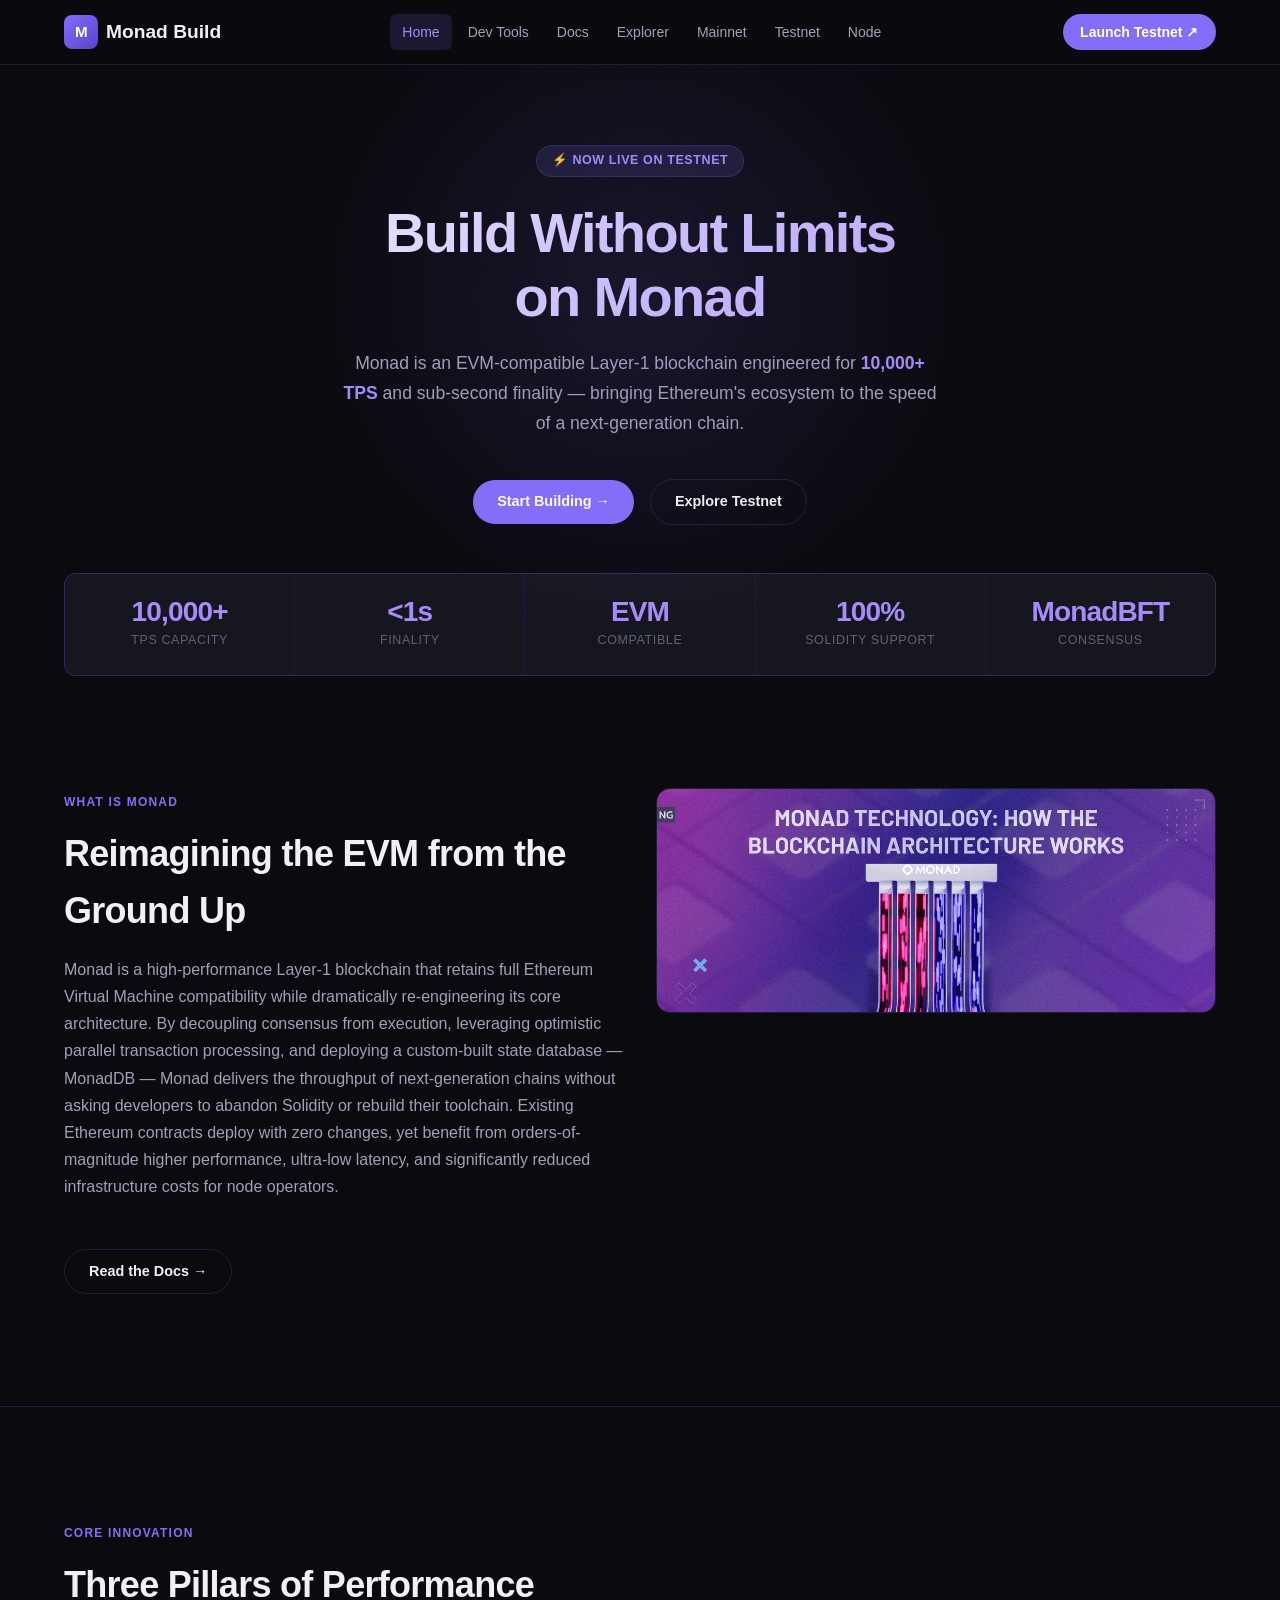
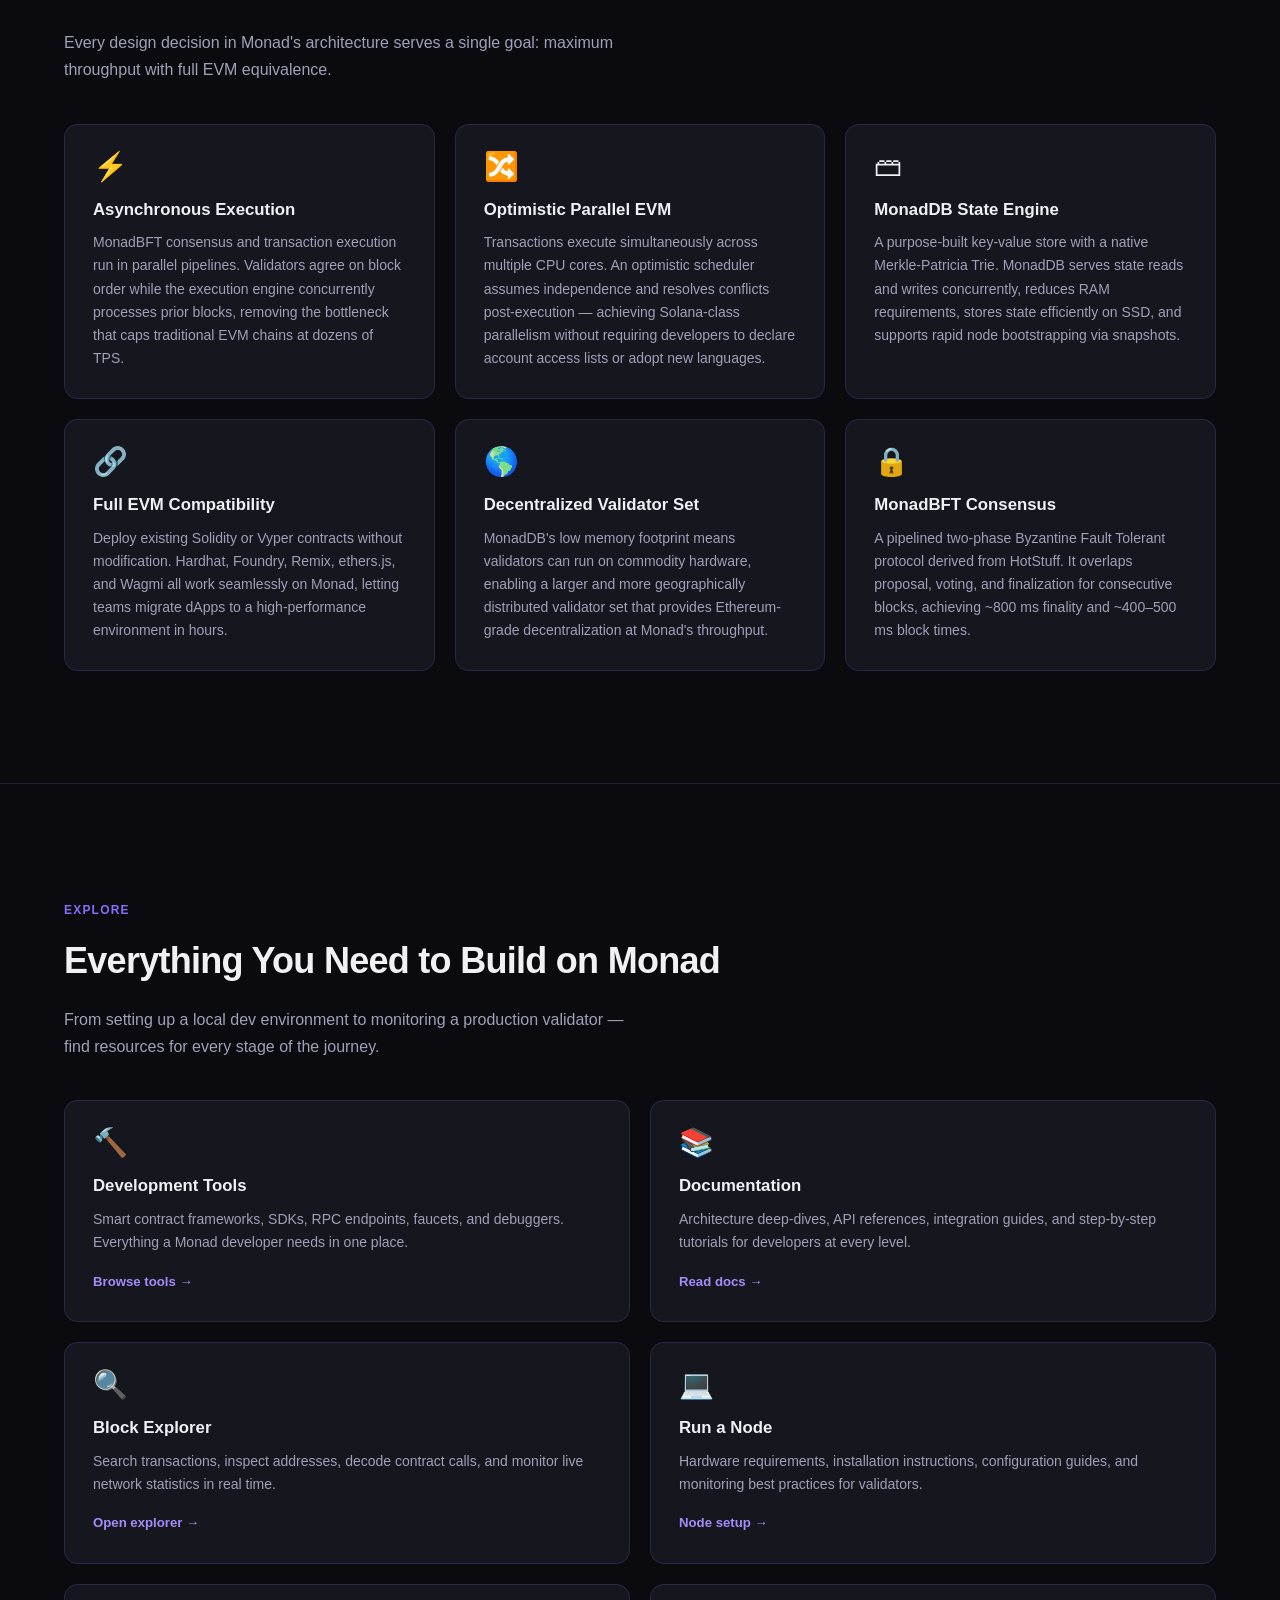
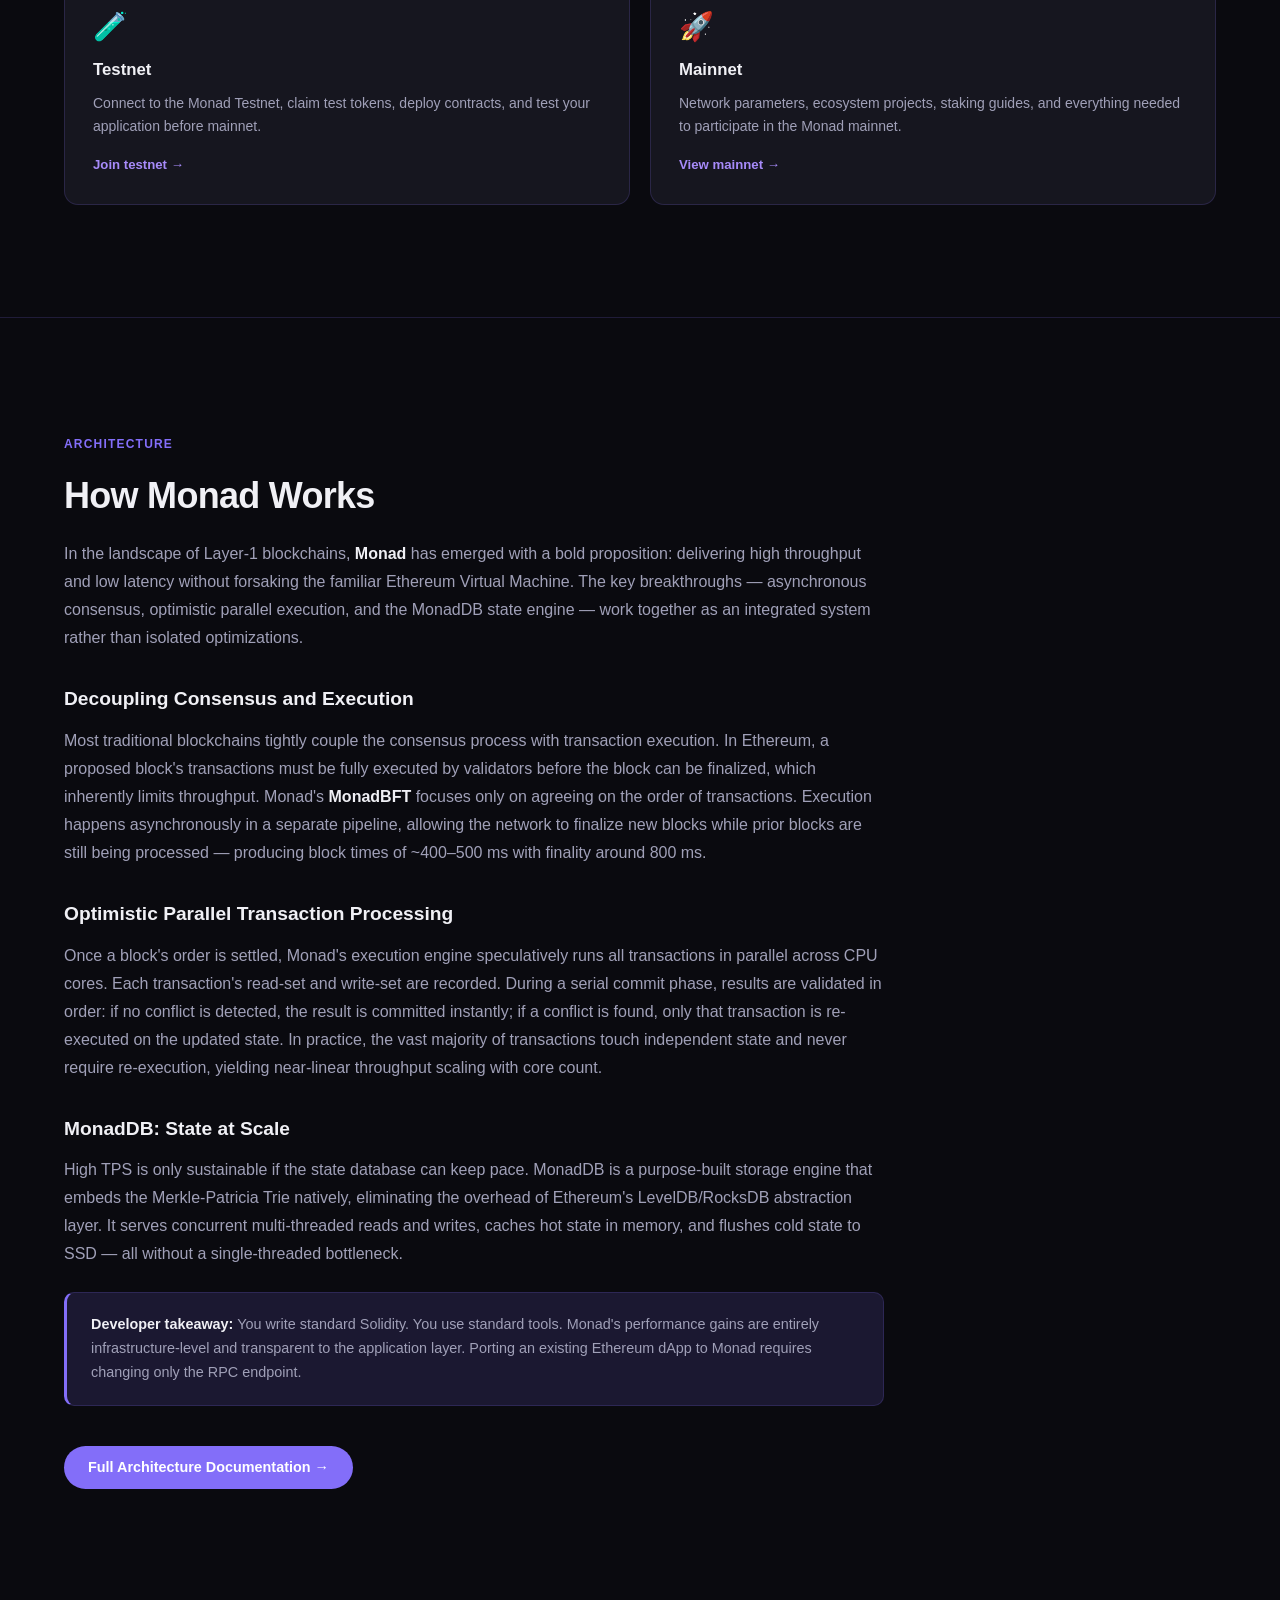
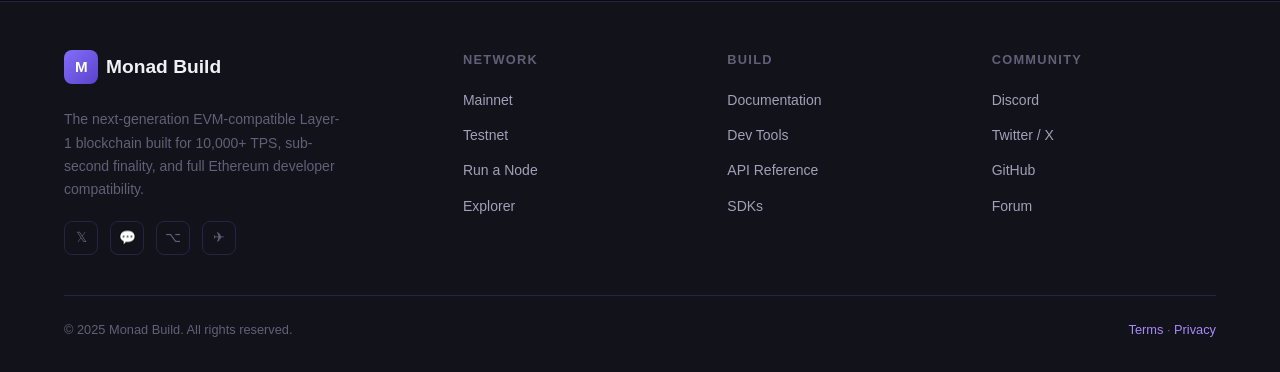
<file: index.html>
<!DOCTYPE html>
<html lang="en" class="dark" style="color-scheme: dark;">
<head>
  <meta charset="UTF-8">
  <meta name="viewport" content="width=device-width, initial-scale=1">
  <title>Monad Build — High-Performance EVM-Compatible Layer-1</title>
  <meta name="description" content="Monad is an EVM-compatible Layer-1 blockchain targeting 10,000 TPS and sub-second finality. Build the future of decentralized applications on Monad.">
  <meta property="og:title" content="Monad Build — High-Performance EVM-Compatible Layer-1">
  <meta property="og:image" content="8b60a276-79b5-4ce8-81d9-a52eb8298e43.png">
  <link rel="stylesheet" href="monad.css">
</head>
<body>
<div class="site-wrapper">

  <header class="site-header">
    <div class="container">
      <div class="header-inner">
        <a href="index.html" class="logo">
          <span class="logo-mark">M</span>
          Monad Build
        </a>
        <nav class="site-nav" id="site-nav">
          <a href="index.html" class="active">Home</a>
          <a href="development-tools.html">Dev Tools</a>
          <a href="documentation.html">Docs</a>
          <a href="explorer.html">Explorer</a>
          <a href="mainnet.html">Mainnet</a>
          <a href="testnet.html">Testnet</a>
          <a href="node.html">Node</a>
        </nav>
        <a href="testnet.html" class="header-cta">Launch Testnet &#8599;</a>
        <button class="mobile-menu-btn" onclick="document.getElementById('site-nav').classList.toggle('open')" aria-label="Toggle menu">
          <svg width="18" height="14" viewBox="0 0 18 14" fill="none"><rect y="0" width="18" height="2" rx="1" fill="currentColor"/><rect y="6" width="18" height="2" rx="1" fill="currentColor"/><rect y="12" width="18" height="2" rx="1" fill="currentColor"/></svg>
        </button>
      </div>
    </div>
  </header>

  <main class="site-main">

    <section class="hero">
      <div class="container">
        <div class="hero-badge">&#9889; Now live on Testnet</div>
        <h1>Build Without Limits<br>on Monad</h1>
        <p>Monad is an EVM-compatible Layer-1 blockchain engineered for <strong style="color:#a78bfa">10,000+ TPS</strong> and sub-second finality — bringing Ethereum's ecosystem to the speed of a next-generation chain.</p>
        <div class="hero-actions">
          <a href="documentation.html" class="btn btn-primary">Start Building &#8594;</a>
          <a href="testnet.html" class="btn btn-secondary">Explore Testnet</a>
        </div>
        <div class="stats-bar">
          <div class="stat-item">
            <div class="stat-value">10,000+</div>
            <div class="stat-label">TPS Capacity</div>
          </div>
          <div class="stat-item">
            <div class="stat-value">&lt;1s</div>
            <div class="stat-label">Finality</div>
          </div>
          <div class="stat-item">
            <div class="stat-value">EVM</div>
            <div class="stat-label">Compatible</div>
          </div>
          <div class="stat-item">
            <div class="stat-value">100%</div>
            <div class="stat-label">Solidity Support</div>
          </div>
          <div class="stat-item">
            <div class="stat-value">MonadBFT</div>
            <div class="stat-label">Consensus</div>
          </div>
        </div>
      </div>
    </section>

    <section class="section" style="padding-top:0;">
      <div class="container">
        <div class="two-col">
          <div>
            <span class="section-label">What is Monad</span>
            <h2 class="section-title">Reimagining the EVM from the Ground Up</h2>
            <p class="section-subtitle">Monad is a high-performance Layer-1 blockchain that retains full Ethereum Virtual Machine compatibility while dramatically re-engineering its core architecture. By decoupling consensus from execution, leveraging optimistic parallel transaction processing, and deploying a custom-built state database — MonadDB — Monad delivers the throughput of next-generation chains without asking developers to abandon Solidity or rebuild their toolchain. Existing Ethereum contracts deploy with zero changes, yet benefit from orders-of-magnitude higher performance, ultra-low latency, and significantly reduced infrastructure costs for node operators.</p>
            <a href="documentation.html" class="btn btn-secondary" style="margin-top:0.5rem;">Read the Docs &#8594;</a>
          </div>
          <div>
            <img src="8b60a276-79b5-4ce8-81d9-a52eb8298e43-10.png" alt="Monad Architecture" style="width:100%;border-radius:14px;border:1px solid var(--border-color);">
          </div>
        </div>
      </div>
    </section>

    <hr class="section-divider">

    <section class="section">
      <div class="container">
        <span class="section-label">Core Innovation</span>
        <h2 class="section-title">Three Pillars of Performance</h2>
        <p class="section-subtitle">Every design decision in Monad's architecture serves a single goal: maximum throughput with full EVM equivalence.</p>
        <div class="card-grid">
          <div class="card">
            <div class="card-icon">&#9889;</div>
            <h3>Asynchronous Execution</h3>
            <p>MonadBFT consensus and transaction execution run in parallel pipelines. Validators agree on block order while the execution engine concurrently processes prior blocks, removing the bottleneck that caps traditional EVM chains at dozens of TPS.</p>
          </div>
          <div class="card">
            <div class="card-icon">&#128256;</div>
            <h3>Optimistic Parallel EVM</h3>
            <p>Transactions execute simultaneously across multiple CPU cores. An optimistic scheduler assumes independence and resolves conflicts post-execution — achieving Solana-class parallelism without requiring developers to declare account access lists or adopt new languages.</p>
          </div>
          <div class="card">
            <div class="card-icon">&#128451;</div>
            <h3>MonadDB State Engine</h3>
            <p>A purpose-built key-value store with a native Merkle-Patricia Trie. MonadDB serves state reads and writes concurrently, reduces RAM requirements, stores state efficiently on SSD, and supports rapid node bootstrapping via snapshots.</p>
          </div>
          <div class="card">
            <div class="card-icon">&#128279;</div>
            <h3>Full EVM Compatibility</h3>
            <p>Deploy existing Solidity or Vyper contracts without modification. Hardhat, Foundry, Remix, ethers.js, and Wagmi all work seamlessly on Monad, letting teams migrate dApps to a high-performance environment in hours.</p>
          </div>
          <div class="card">
            <div class="card-icon">&#127758;</div>
            <h3>Decentralized Validator Set</h3>
            <p>MonadDB's low memory footprint means validators can run on commodity hardware, enabling a larger and more geographically distributed validator set that provides Ethereum-grade decentralization at Monad's throughput.</p>
          </div>
          <div class="card">
            <div class="card-icon">&#128274;</div>
            <h3>MonadBFT Consensus</h3>
            <p>A pipelined two-phase Byzantine Fault Tolerant protocol derived from HotStuff. It overlaps proposal, voting, and finalization for consecutive blocks, achieving ~800 ms finality and ~400–500 ms block times.</p>
          </div>
        </div>
      </div>
    </section>

    <hr class="section-divider">

    <section class="section">
      <div class="container">
        <span class="section-label">Explore</span>
        <h2 class="section-title">Everything You Need to Build on Monad</h2>
        <p class="section-subtitle">From setting up a local dev environment to monitoring a production validator — find resources for every stage of the journey.</p>
        <div class="card-grid card-grid-2">
          <a href="development-tools.html" class="card">
            <div class="card-icon">&#128296;</div>
            <h3>Development Tools</h3>
            <p>Smart contract frameworks, SDKs, RPC endpoints, faucets, and debuggers. Everything a Monad developer needs in one place.</p>
            <span class="card-link">Browse tools &#8594;</span>
          </a>
          <a href="documentation.html" class="card">
            <div class="card-icon">&#128218;</div>
            <h3>Documentation</h3>
            <p>Architecture deep-dives, API references, integration guides, and step-by-step tutorials for developers at every level.</p>
            <span class="card-link">Read docs &#8594;</span>
          </a>
          <a href="explorer.html" class="card">
            <div class="card-icon">&#128269;</div>
            <h3>Block Explorer</h3>
            <p>Search transactions, inspect addresses, decode contract calls, and monitor live network statistics in real time.</p>
            <span class="card-link">Open explorer &#8594;</span>
          </a>
          <a href="node.html" class="card">
            <div class="card-icon">&#128187;</div>
            <h3>Run a Node</h3>
            <p>Hardware requirements, installation instructions, configuration guides, and monitoring best practices for validators.</p>
            <span class="card-link">Node setup &#8594;</span>
          </a>
          <a href="testnet.html" class="card">
            <div class="card-icon">&#129514;</div>
            <h3>Testnet</h3>
            <p>Connect to the Monad Testnet, claim test tokens, deploy contracts, and test your application before mainnet.</p>
            <span class="card-link">Join testnet &#8594;</span>
          </a>
          <a href="mainnet.html" class="card">
            <div class="card-icon">&#128640;</div>
            <h3>Mainnet</h3>
            <p>Network parameters, ecosystem projects, staking guides, and everything needed to participate in the Monad mainnet.</p>
            <span class="card-link">View mainnet &#8594;</span>
          </a>
        </div>
      </div>
    </section>

    <hr class="section-divider">

    <section class="section">
      <div class="container">
        <span class="section-label">Architecture</span>
        <h2 class="section-title">How Monad Works</h2>
        <div class="prose-section">
          <p>In the landscape of Layer-1 blockchains, <strong>Monad</strong> has emerged with a bold proposition: delivering high throughput and low latency without forsaking the familiar Ethereum Virtual Machine. The key breakthroughs — asynchronous consensus, optimistic parallel execution, and the MonadDB state engine — work together as an integrated system rather than isolated optimizations.</p>
          <h3>Decoupling Consensus and Execution</h3>
          <p>Most traditional blockchains tightly couple the consensus process with transaction execution. In Ethereum, a proposed block's transactions must be fully executed by validators before the block can be finalized, which inherently limits throughput. Monad's <strong>MonadBFT</strong> focuses only on agreeing on the order of transactions. Execution happens asynchronously in a separate pipeline, allowing the network to finalize new blocks while prior blocks are still being processed — producing block times of ~400–500 ms with finality around 800 ms.</p>
          <h3>Optimistic Parallel Transaction Processing</h3>
          <p>Once a block's order is settled, Monad's execution engine speculatively runs all transactions in parallel across CPU cores. Each transaction's read-set and write-set are recorded. During a serial commit phase, results are validated in order: if no conflict is detected, the result is committed instantly; if a conflict is found, only that transaction is re-executed on the updated state. In practice, the vast majority of transactions touch independent state and never require re-execution, yielding near-linear throughput scaling with core count.</p>
          <h3>MonadDB: State at Scale</h3>
          <p>High TPS is only sustainable if the state database can keep pace. MonadDB is a purpose-built storage engine that embeds the Merkle-Patricia Trie natively, eliminating the overhead of Ethereum's LevelDB/RocksDB abstraction layer. It serves concurrent multi-threaded reads and writes, caches hot state in memory, and flushes cold state to SSD — all without a single-threaded bottleneck.</p>
          <div class="highlight-box">
            <p><strong>Developer takeaway:</strong> You write standard Solidity. You use standard tools. Monad's performance gains are entirely infrastructure-level and transparent to the application layer. Porting an existing Ethereum dApp to Monad requires changing only the RPC endpoint.</p>
          </div>
          <a href="documentation.html" class="btn btn-primary" style="margin-top:1rem;">Full Architecture Documentation &#8594;</a>
        </div>
      </div>
    </section>

  </main>

  <footer class="site-footer">
    <div class="container">
      <div class="footer-grid">
        <div class="footer-brand">
          <a href="index.html" class="logo" style="margin-bottom:0.75rem;display:inline-flex;">
            <span class="logo-mark">M</span> Monad Build
          </a>
          <p>The next-generation EVM-compatible Layer-1 blockchain built for 10,000+ TPS, sub-second finality, and full Ethereum developer compatibility.</p>
          <div class="footer-socials">
            <a href="https://twitter.com/monad_xyz" target="_blank" rel="noopener" title="X / Twitter">&#x1D54F;</a>
            <a href="https://discord.gg/monad" target="_blank" rel="noopener" title="Discord">&#128172;</a>
            <a href="https://github.com/monad-lab" target="_blank" rel="noopener" title="GitHub">&#8997;</a>
            <a href="https://t.me/monad_xyz" target="_blank" rel="noopener" title="Telegram">&#9992;</a>
          </div>
        </div>
        <div class="footer-col">
          <h5>Network</h5>
          <ul>
            <li><a href="mainnet.html">Mainnet</a></li>
            <li><a href="testnet.html">Testnet</a></li>
            <li><a href="node.html">Run a Node</a></li>
            <li><a href="explorer.html">Explorer</a></li>
          </ul>
        </div>
        <div class="footer-col">
          <h5>Build</h5>
          <ul>
            <li><a href="documentation.html">Documentation</a></li>
            <li><a href="development-tools.html">Dev Tools</a></li>
            <li><a href="documentation.html#api">API Reference</a></li>
            <li><a href="development-tools.html#sdk">SDKs</a></li>
          </ul>
        </div>
        <div class="footer-col">
          <h5>Community</h5>
          <ul>
            <li><a href="https://discord.gg/monad" target="_blank" rel="noopener">Discord</a></li>
            <li><a href="https://twitter.com/monad_xyz" target="_blank" rel="noopener">Twitter / X</a></li>
            <li><a href="https://github.com/monad-lab" target="_blank" rel="noopener">GitHub</a></li>
            <li><a href="https://forum.monad.xyz" target="_blank" rel="noopener">Forum</a></li>
          </ul>
        </div>
      </div>
      <div class="footer-bottom">
        <p>&copy; 2025 Monad Build. All rights reserved.</p>
        <p><a href="documentation.html">Terms</a> &middot; <a href="documentation.html">Privacy</a></p>
      </div>
    </div>
  </footer>

</div>
</body>
</html>
</file>
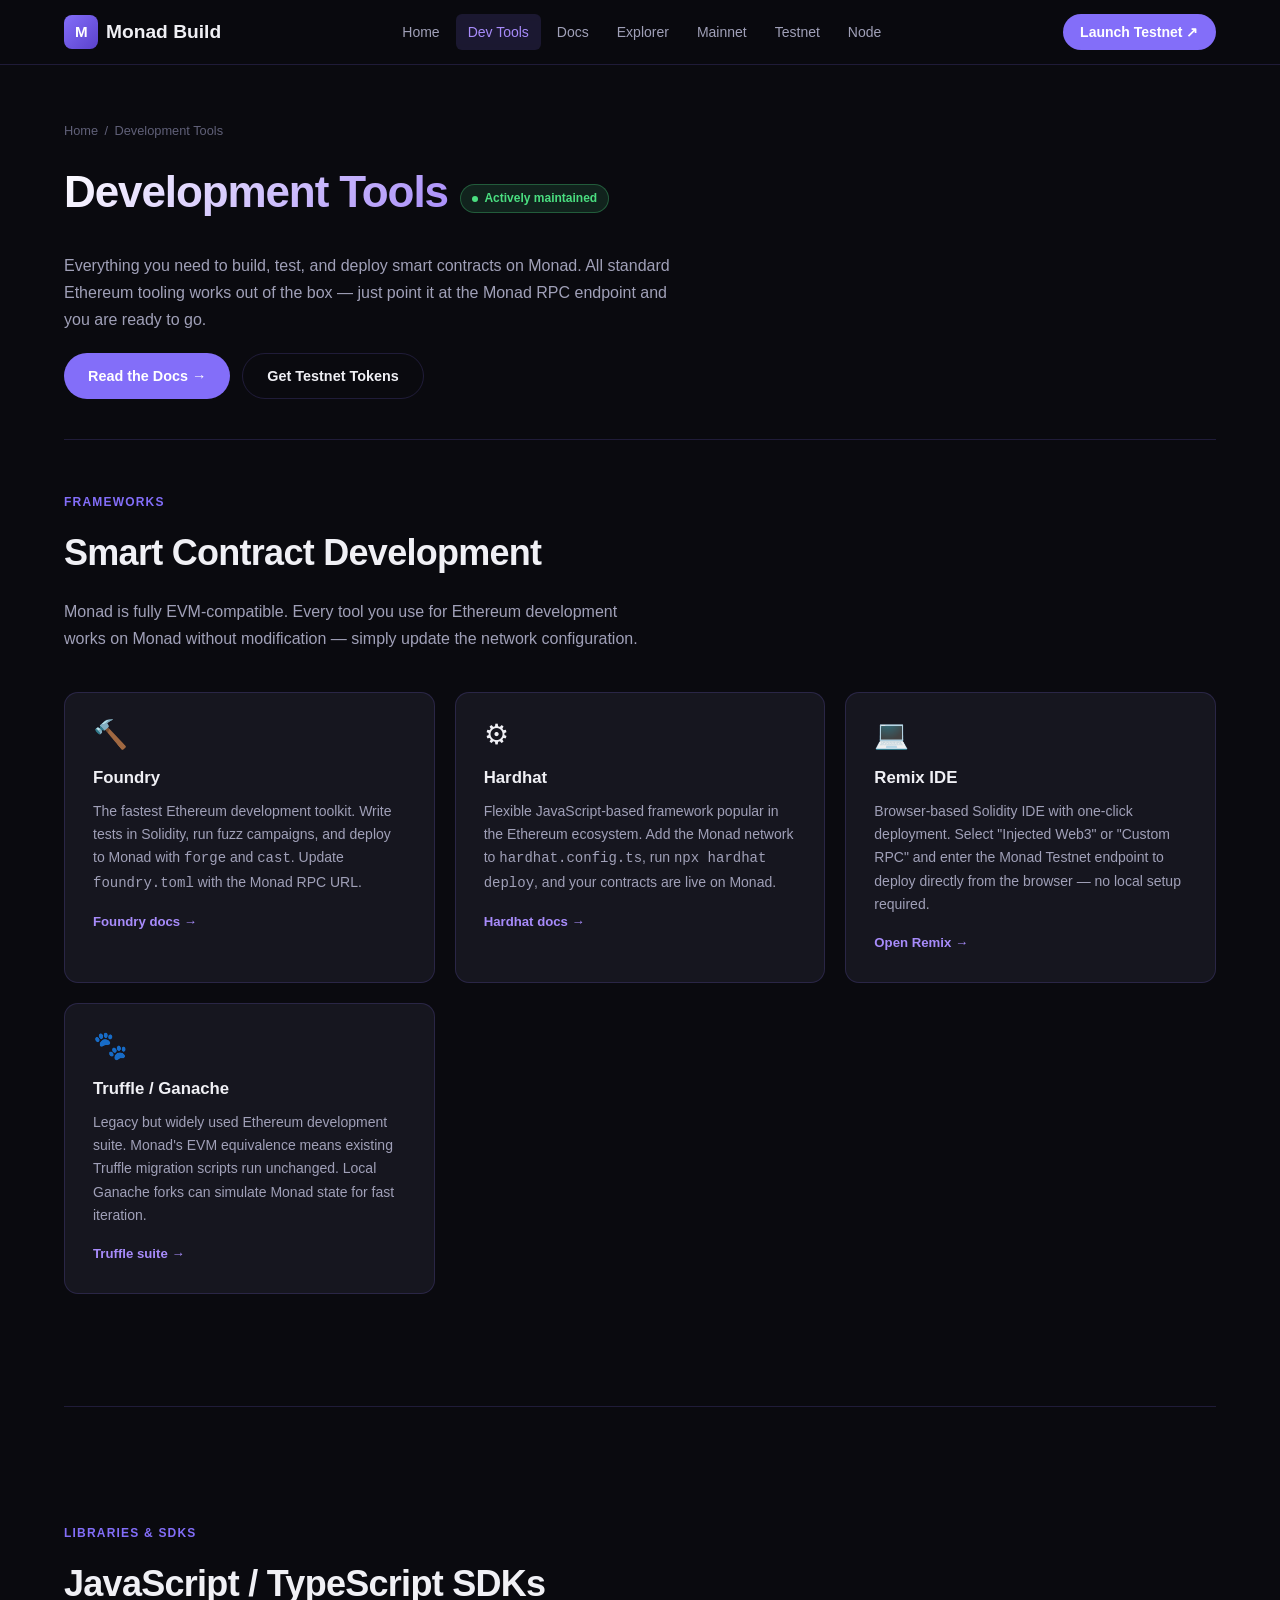
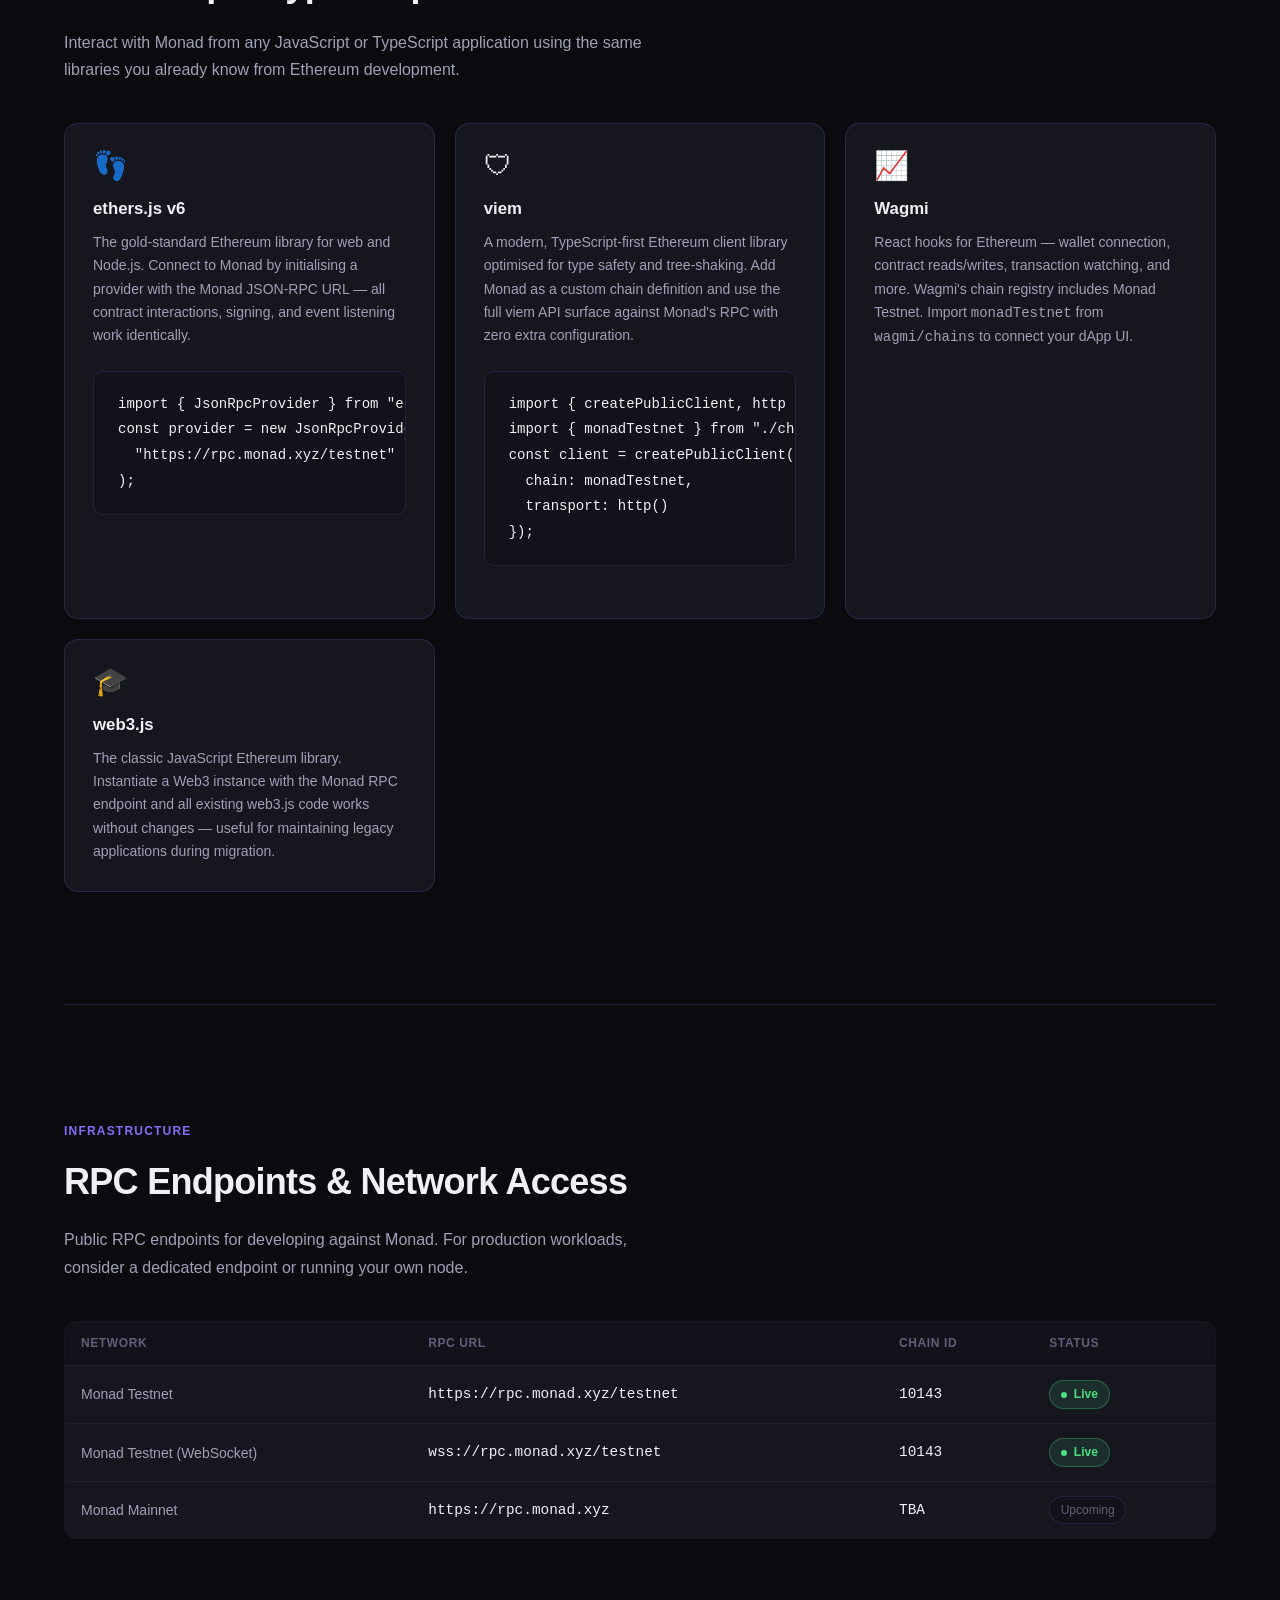
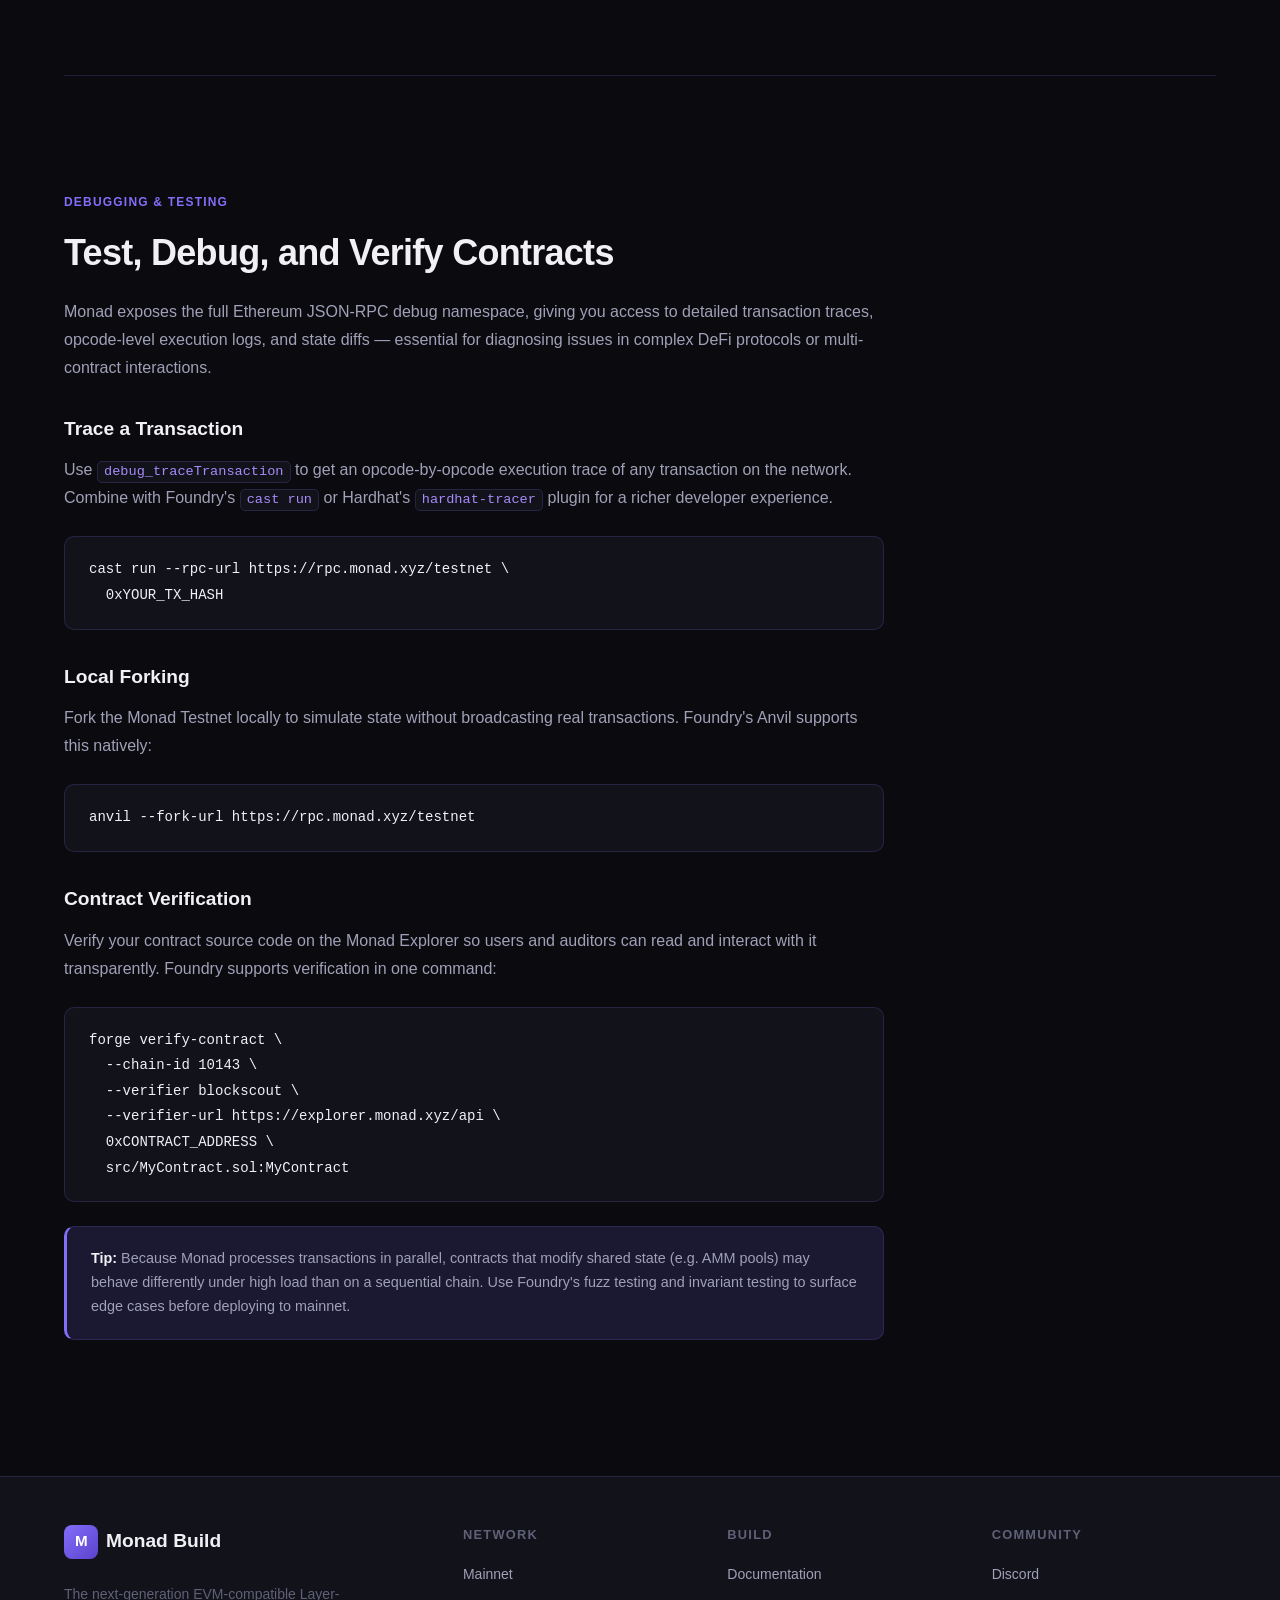
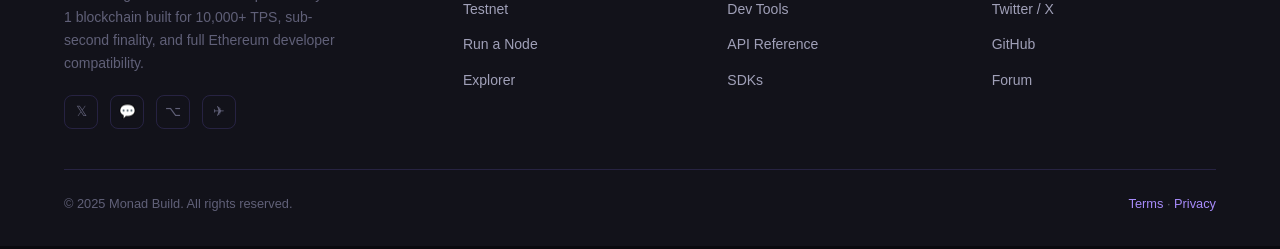
<file: development-tools.html>
<!DOCTYPE html>
<html lang="en" class="dark" style="color-scheme: dark;">
<head>
  <meta charset="UTF-8">
  <meta name="viewport" content="width=device-width, initial-scale=1">
  <title>Development Tools — Monad Build</title>
  <meta name="description" content="Smart contract frameworks, SDKs, RPC endpoints, faucets and debugging tools for building on Monad.">
  <link rel="stylesheet" href="monad.css">
</head>
<body>
<div class="site-wrapper">

  <header class="site-header">
    <div class="container">
      <div class="header-inner">
        <a href="index.html" class="logo"><span class="logo-mark">M</span>Monad Build</a>
        <nav class="site-nav" id="site-nav">
          <a href="index.html">Home</a>
          <a href="development-tools.html" class="active">Dev Tools</a>
          <a href="documentation.html">Docs</a>
          <a href="explorer.html">Explorer</a>
          <a href="mainnet.html">Mainnet</a>
          <a href="testnet.html">Testnet</a>
          <a href="node.html">Node</a>
        </nav>
        <a href="testnet.html" class="header-cta">Launch Testnet &#8599;</a>
        <button class="mobile-menu-btn" onclick="document.getElementById('site-nav').classList.toggle('open')" aria-label="Toggle menu">
          <svg width="18" height="14" viewBox="0 0 18 14" fill="none"><rect y="0" width="18" height="2" rx="1" fill="currentColor"/><rect y="6" width="18" height="2" rx="1" fill="currentColor"/><rect y="12" width="18" height="2" rx="1" fill="currentColor"/></svg>
        </button>
      </div>
    </div>
  </header>

  <main class="site-main">
    <div class="container">

      <div class="page-hero">
        <div class="breadcrumb"><a href="index.html">Home</a><span>/</span>Development Tools</div>
        <div class="flex items-center gap-3" style="flex-wrap:wrap;margin-bottom:0.75rem;">
          <h1>Development Tools</h1>
          <span class="status-badge status-live"><span class="status-dot"></span>Actively maintained</span>
        </div>
        <p>Everything you need to build, test, and deploy smart contracts on Monad. All standard Ethereum tooling works out of the box — just point it at the Monad RPC endpoint and you are ready to go.</p>
        <div style="display:flex;gap:0.75rem;flex-wrap:wrap;">
          <a href="documentation.html" class="btn btn-primary">Read the Docs &#8594;</a>
          <a href="testnet.html" class="btn btn-secondary">Get Testnet Tokens</a>
        </div>
      </div>

      <!-- Smart Contract Frameworks -->
      <section class="section" style="padding-top:0;" id="frameworks">
        <span class="section-label">Frameworks</span>
        <h2 class="section-title">Smart Contract Development</h2>
        <p class="section-subtitle">Monad is fully EVM-compatible. Every tool you use for Ethereum development works on Monad without modification — simply update the network configuration.</p>

        <div class="card-grid">
          <div class="card">
            <div class="card-icon">&#128296;</div>
            <h3>Foundry</h3>
            <p>The fastest Ethereum development toolkit. Write tests in Solidity, run fuzz campaigns, and deploy to Monad with <code>forge</code> and <code>cast</code>. Update <code>foundry.toml</code> with the Monad RPC URL.</p>
            <a href="https://book.getfoundry.sh/" target="_blank" rel="noopener" class="card-link">Foundry docs &#8594;</a>
          </div>
          <div class="card">
            <div class="card-icon">&#9881;</div>
            <h3>Hardhat</h3>
            <p>Flexible JavaScript-based framework popular in the Ethereum ecosystem. Add the Monad network to <code>hardhat.config.ts</code>, run <code>npx hardhat deploy</code>, and your contracts are live on Monad.</p>
            <a href="https://hardhat.org/docs" target="_blank" rel="noopener" class="card-link">Hardhat docs &#8594;</a>
          </div>
          <div class="card">
            <div class="card-icon">&#128187;</div>
            <h3>Remix IDE</h3>
            <p>Browser-based Solidity IDE with one-click deployment. Select "Injected Web3" or "Custom RPC" and enter the Monad Testnet endpoint to deploy directly from the browser — no local setup required.</p>
            <a href="https://remix.ethereum.org/" target="_blank" rel="noopener" class="card-link">Open Remix &#8594;</a>
          </div>
          <div class="card">
            <div class="card-icon">&#128062;</div>
            <h3>Truffle / Ganache</h3>
            <p>Legacy but widely used Ethereum development suite. Monad's EVM equivalence means existing Truffle migration scripts run unchanged. Local Ganache forks can simulate Monad state for fast iteration.</p>
            <a href="https://trufflesuite.com/" target="_blank" rel="noopener" class="card-link">Truffle suite &#8594;</a>
          </div>
        </div>
      </section>

      <hr class="section-divider">

      <!-- SDKs -->
      <section class="section" id="sdk">
        <span class="section-label">Libraries &amp; SDKs</span>
        <h2 class="section-title">JavaScript / TypeScript SDKs</h2>
        <p class="section-subtitle">Interact with Monad from any JavaScript or TypeScript application using the same libraries you already know from Ethereum development.</p>

        <div class="card-grid">
          <div class="card">
            <div class="card-icon">&#128099;</div>
            <h3>ethers.js v6</h3>
            <p>The gold-standard Ethereum library for web and Node.js. Connect to Monad by initialising a provider with the Monad JSON-RPC URL — all contract interactions, signing, and event listening work identically.</p>
            <div class="prose-section" style="margin-top:1rem;">
              <pre><code>import { JsonRpcProvider } from "ethers";
const provider = new JsonRpcProvider(
  "https://rpc.monad.xyz/testnet"
);</code></pre>
            </div>
          </div>
          <div class="card">
            <div class="card-icon">&#128737;</div>
            <h3>viem</h3>
            <p>A modern, TypeScript-first Ethereum client library optimised for type safety and tree-shaking. Add Monad as a custom chain definition and use the full viem API surface against Monad's RPC with zero extra configuration.</p>
            <div class="prose-section" style="margin-top:1rem;">
              <pre><code>import { createPublicClient, http } from "viem";
import { monadTestnet } from "./chains";
const client = createPublicClient({
  chain: monadTestnet,
  transport: http()
});</code></pre>
            </div>
          </div>
          <div class="card">
            <div class="card-icon">&#128200;</div>
            <h3>Wagmi</h3>
            <p>React hooks for Ethereum — wallet connection, contract reads/writes, transaction watching, and more. Wagmi's chain registry includes Monad Testnet. Import <code>monadTestnet</code> from <code>wagmi/chains</code> to connect your dApp UI.</p>
          </div>
          <div class="card">
            <div class="card-icon">&#127891;</div>
            <h3>web3.js</h3>
            <p>The classic JavaScript Ethereum library. Instantiate a Web3 instance with the Monad RPC endpoint and all existing web3.js code works without changes — useful for maintaining legacy applications during migration.</p>
          </div>
        </div>
      </section>

      <hr class="section-divider">

      <!-- RPC & Infrastructure -->
      <section class="section">
        <span class="section-label">Infrastructure</span>
        <h2 class="section-title">RPC Endpoints &amp; Network Access</h2>
        <p class="section-subtitle">Public RPC endpoints for developing against Monad. For production workloads, consider a dedicated endpoint or running your own node.</p>

        <table class="net-table" style="background:var(--bg-card);border-radius:12px;overflow:hidden;border:1px solid var(--border-color);">
          <thead>
            <tr>
              <th>Network</th>
              <th>RPC URL</th>
              <th>Chain ID</th>
              <th>Status</th>
            </tr>
          </thead>
          <tbody>
            <tr>
              <td>Monad Testnet</td>
              <td class="val">https://rpc.monad.xyz/testnet</td>
              <td class="val">10143</td>
              <td><span class="status-badge status-live"><span class="status-dot"></span>Live</span></td>
            </tr>
            <tr>
              <td>Monad Testnet (WebSocket)</td>
              <td class="val">wss://rpc.monad.xyz/testnet</td>
              <td class="val">10143</td>
              <td><span class="status-badge status-live"><span class="status-dot"></span>Live</span></td>
            </tr>
            <tr>
              <td>Monad Mainnet</td>
              <td class="val">https://rpc.monad.xyz</td>
              <td class="val">TBA</td>
              <td><span class="tag">Upcoming</span></td>
            </tr>
          </tbody>
        </table>
      </section>

      <hr class="section-divider">

      <!-- Debugging -->
      <section class="section">
        <span class="section-label">Debugging &amp; Testing</span>
        <h2 class="section-title">Test, Debug, and Verify Contracts</h2>
        <div class="prose-section">
          <p>Monad exposes the full Ethereum JSON-RPC debug namespace, giving you access to detailed transaction traces, opcode-level execution logs, and state diffs — essential for diagnosing issues in complex DeFi protocols or multi-contract interactions.</p>

          <h3>Trace a Transaction</h3>
          <p>Use <code>debug_traceTransaction</code> to get an opcode-by-opcode execution trace of any transaction on the network. Combine with Foundry's <code>cast run</code> or Hardhat's <code>hardhat-tracer</code> plugin for a richer developer experience.</p>
          <pre><code>cast run --rpc-url https://rpc.monad.xyz/testnet \
  0xYOUR_TX_HASH</code></pre>

          <h3>Local Forking</h3>
          <p>Fork the Monad Testnet locally to simulate state without broadcasting real transactions. Foundry's Anvil supports this natively:</p>
          <pre><code>anvil --fork-url https://rpc.monad.xyz/testnet</code></pre>

          <h3>Contract Verification</h3>
          <p>Verify your contract source code on the Monad Explorer so users and auditors can read and interact with it transparently. Foundry supports verification in one command:</p>
          <pre><code>forge verify-contract \
  --chain-id 10143 \
  --verifier blockscout \
  --verifier-url https://explorer.monad.xyz/api \
  0xCONTRACT_ADDRESS \
  src/MyContract.sol:MyContract</code></pre>

          <div class="highlight-box">
            <p><strong>Tip:</strong> Because Monad processes transactions in parallel, contracts that modify shared state (e.g. AMM pools) may behave differently under high load than on a sequential chain. Use Foundry's fuzz testing and invariant testing to surface edge cases before deploying to mainnet.</p>
          </div>
        </div>
      </section>

    </div>
  </main>

  <footer class="site-footer">
    <div class="container">
      <div class="footer-grid">
        <div class="footer-brand">
          <a href="index.html" class="logo" style="margin-bottom:0.75rem;display:inline-flex;"><span class="logo-mark">M</span> Monad Build</a>
          <p>The next-generation EVM-compatible Layer-1 blockchain built for 10,000+ TPS, sub-second finality, and full Ethereum developer compatibility.</p>
          <div class="footer-socials">
            <a href="https://twitter.com/monad_xyz" target="_blank" rel="noopener" title="X / Twitter">&#x1D54F;</a>
            <a href="https://discord.gg/monad" target="_blank" rel="noopener" title="Discord">&#128172;</a>
            <a href="https://github.com/monad-lab" target="_blank" rel="noopener" title="GitHub">&#8997;</a>
            <a href="https://t.me/monad_xyz" target="_blank" rel="noopener" title="Telegram">&#9992;</a>
          </div>
        </div>
        <div class="footer-col">
          <h5>Network</h5>
          <ul>
            <li><a href="mainnet.html">Mainnet</a></li>
            <li><a href="testnet.html">Testnet</a></li>
            <li><a href="node.html">Run a Node</a></li>
            <li><a href="explorer.html">Explorer</a></li>
          </ul>
        </div>
        <div class="footer-col">
          <h5>Build</h5>
          <ul>
            <li><a href="documentation.html">Documentation</a></li>
            <li><a href="development-tools.html">Dev Tools</a></li>
            <li><a href="documentation.html#api">API Reference</a></li>
            <li><a href="development-tools.html#sdk">SDKs</a></li>
          </ul>
        </div>
        <div class="footer-col">
          <h5>Community</h5>
          <ul>
            <li><a href="https://discord.gg/monad" target="_blank" rel="noopener">Discord</a></li>
            <li><a href="https://twitter.com/monad_xyz" target="_blank" rel="noopener">Twitter / X</a></li>
            <li><a href="https://github.com/monad-lab" target="_blank" rel="noopener">GitHub</a></li>
            <li><a href="https://forum.monad.xyz" target="_blank" rel="noopener">Forum</a></li>
          </ul>
        </div>
      </div>
      <div class="footer-bottom">
        <p>&copy; 2025 Monad Build. All rights reserved.</p>
        <p><a href="documentation.html">Terms</a> &middot; <a href="documentation.html">Privacy</a></p>
      </div>
    </div>
  </footer>

</div>
</body>
</html>
</file>
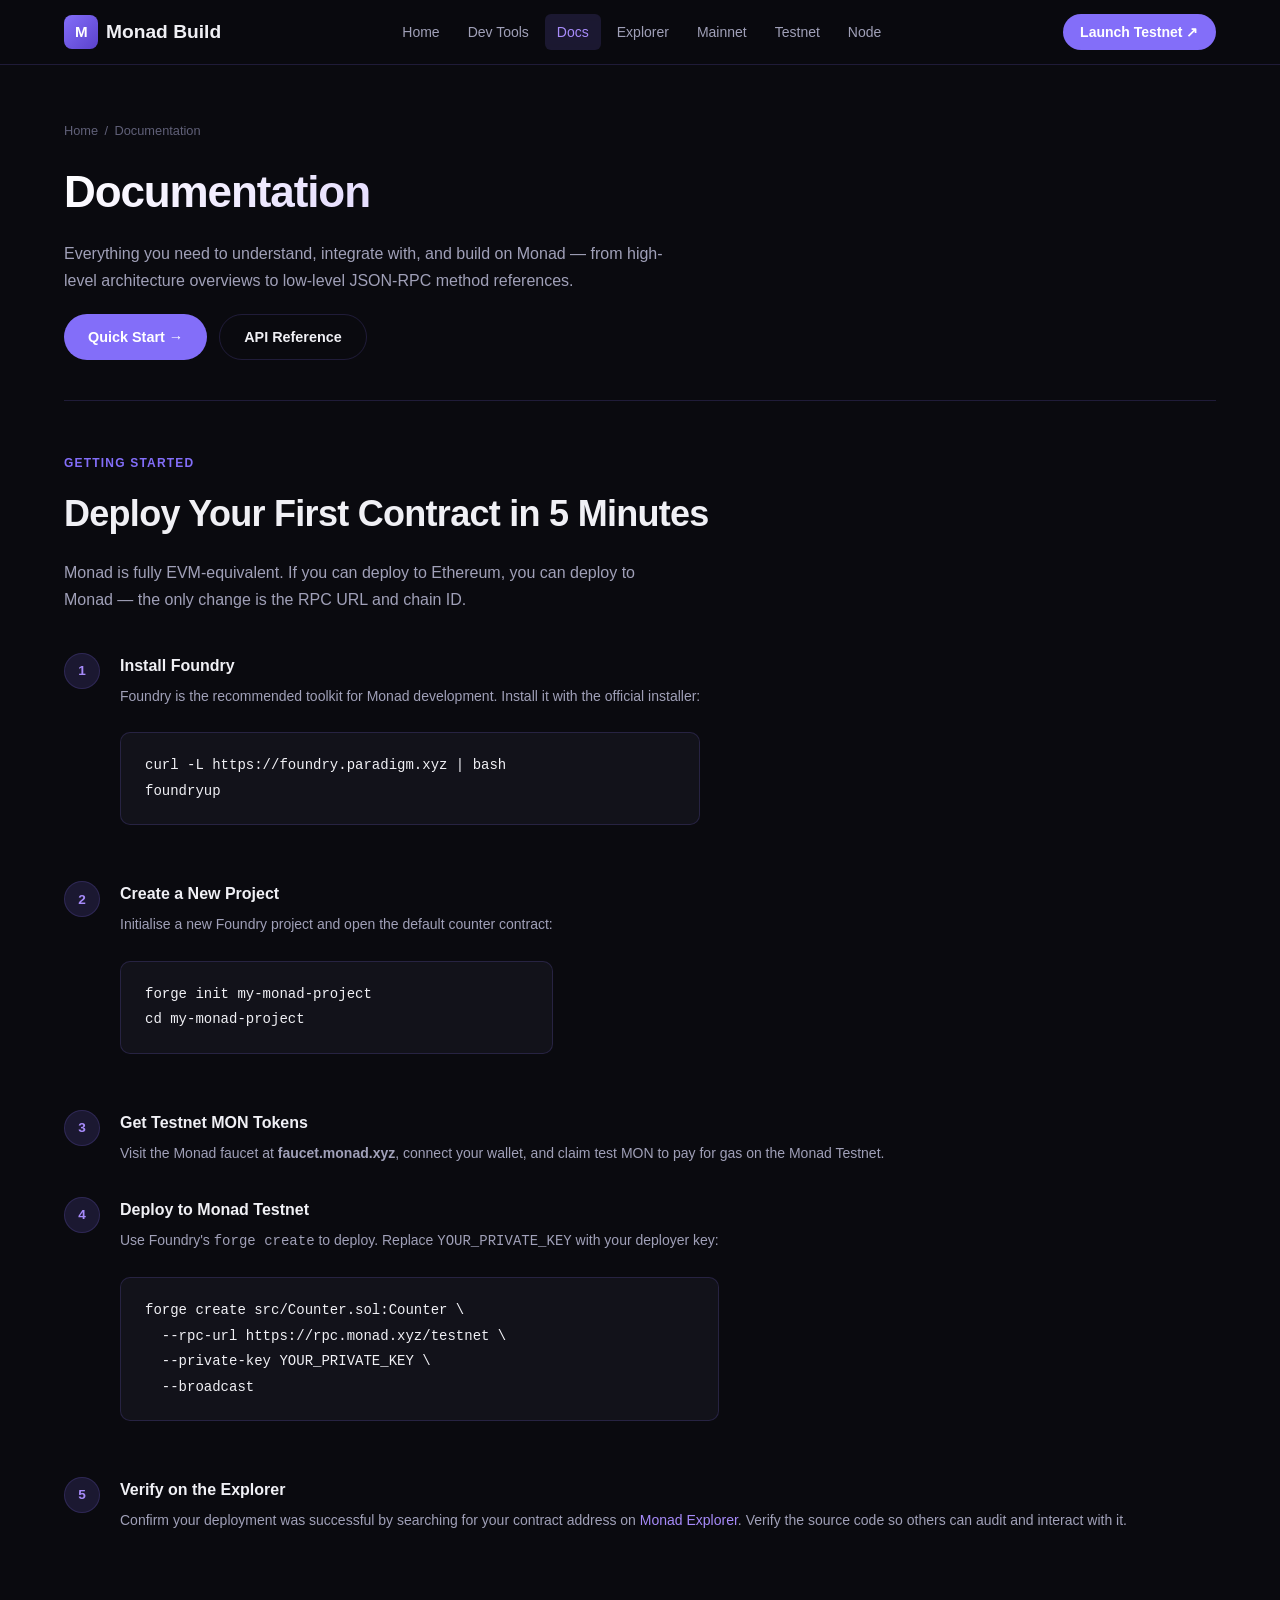
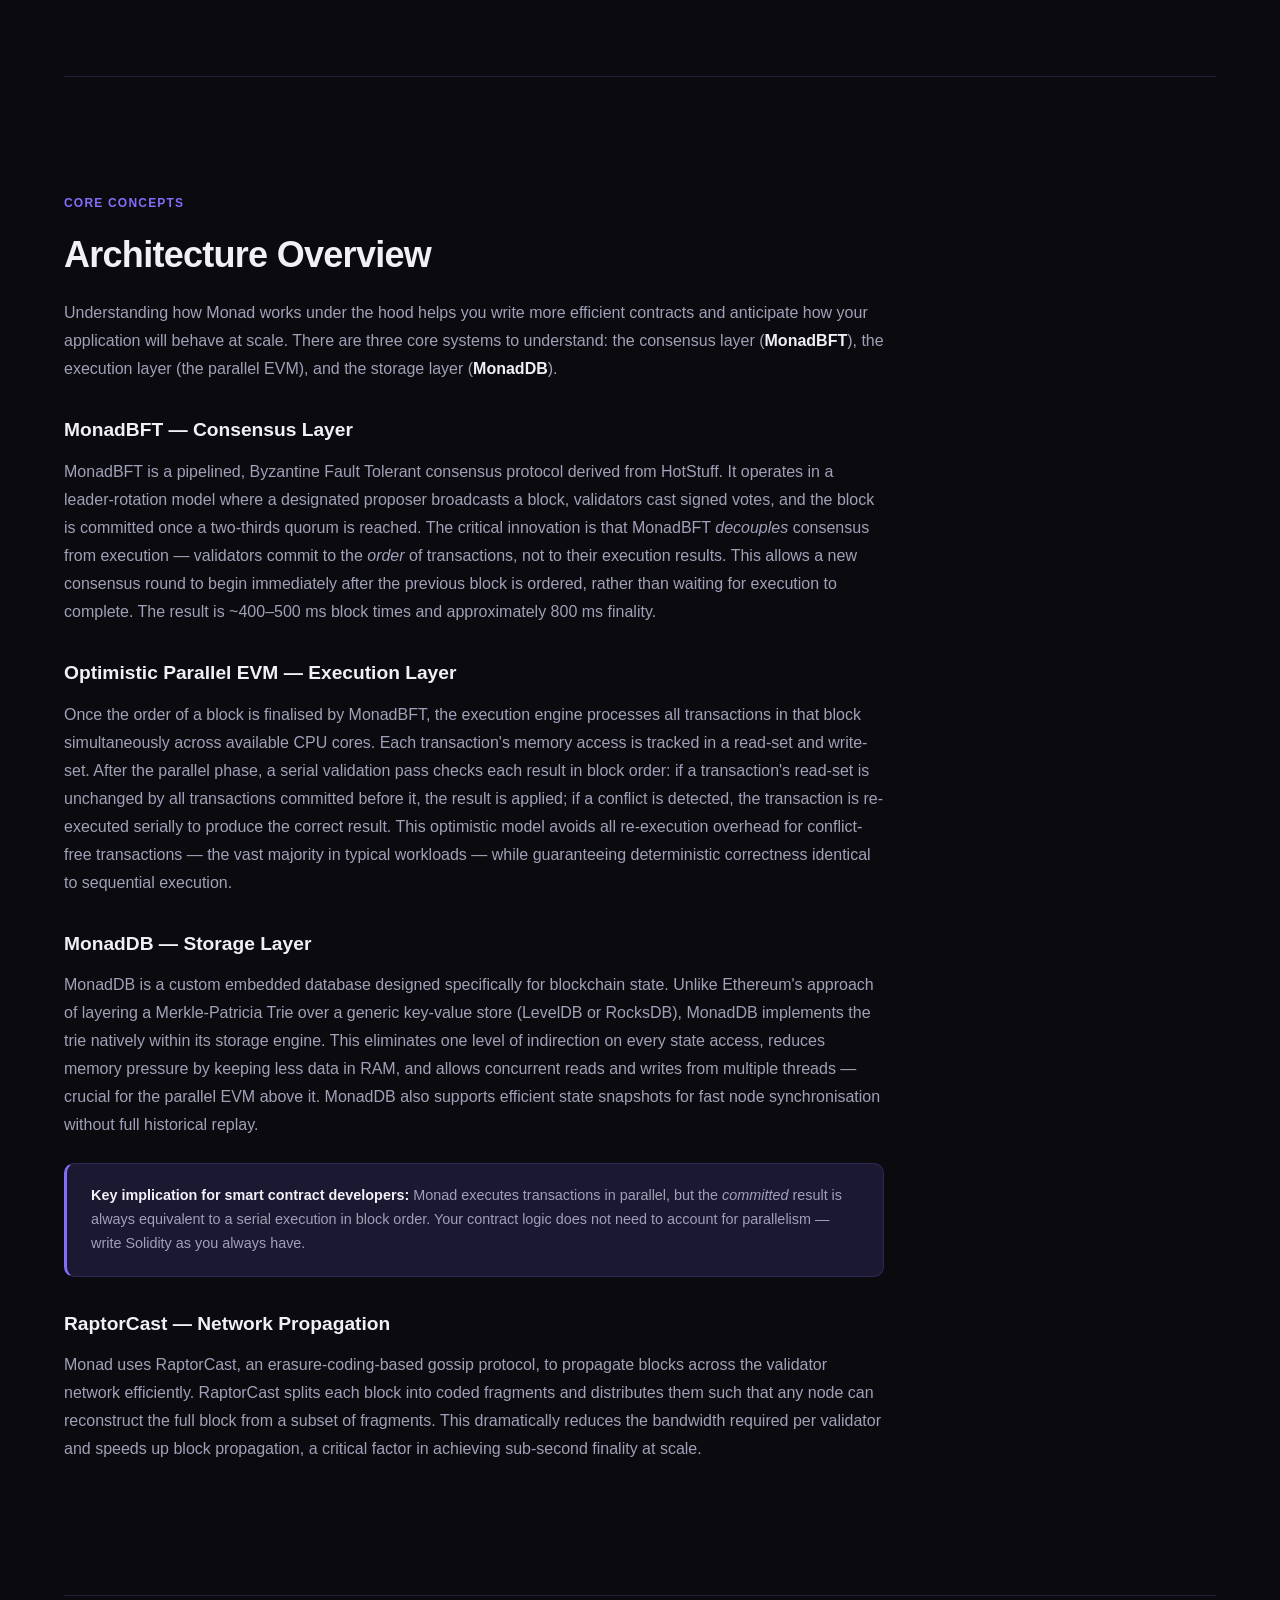
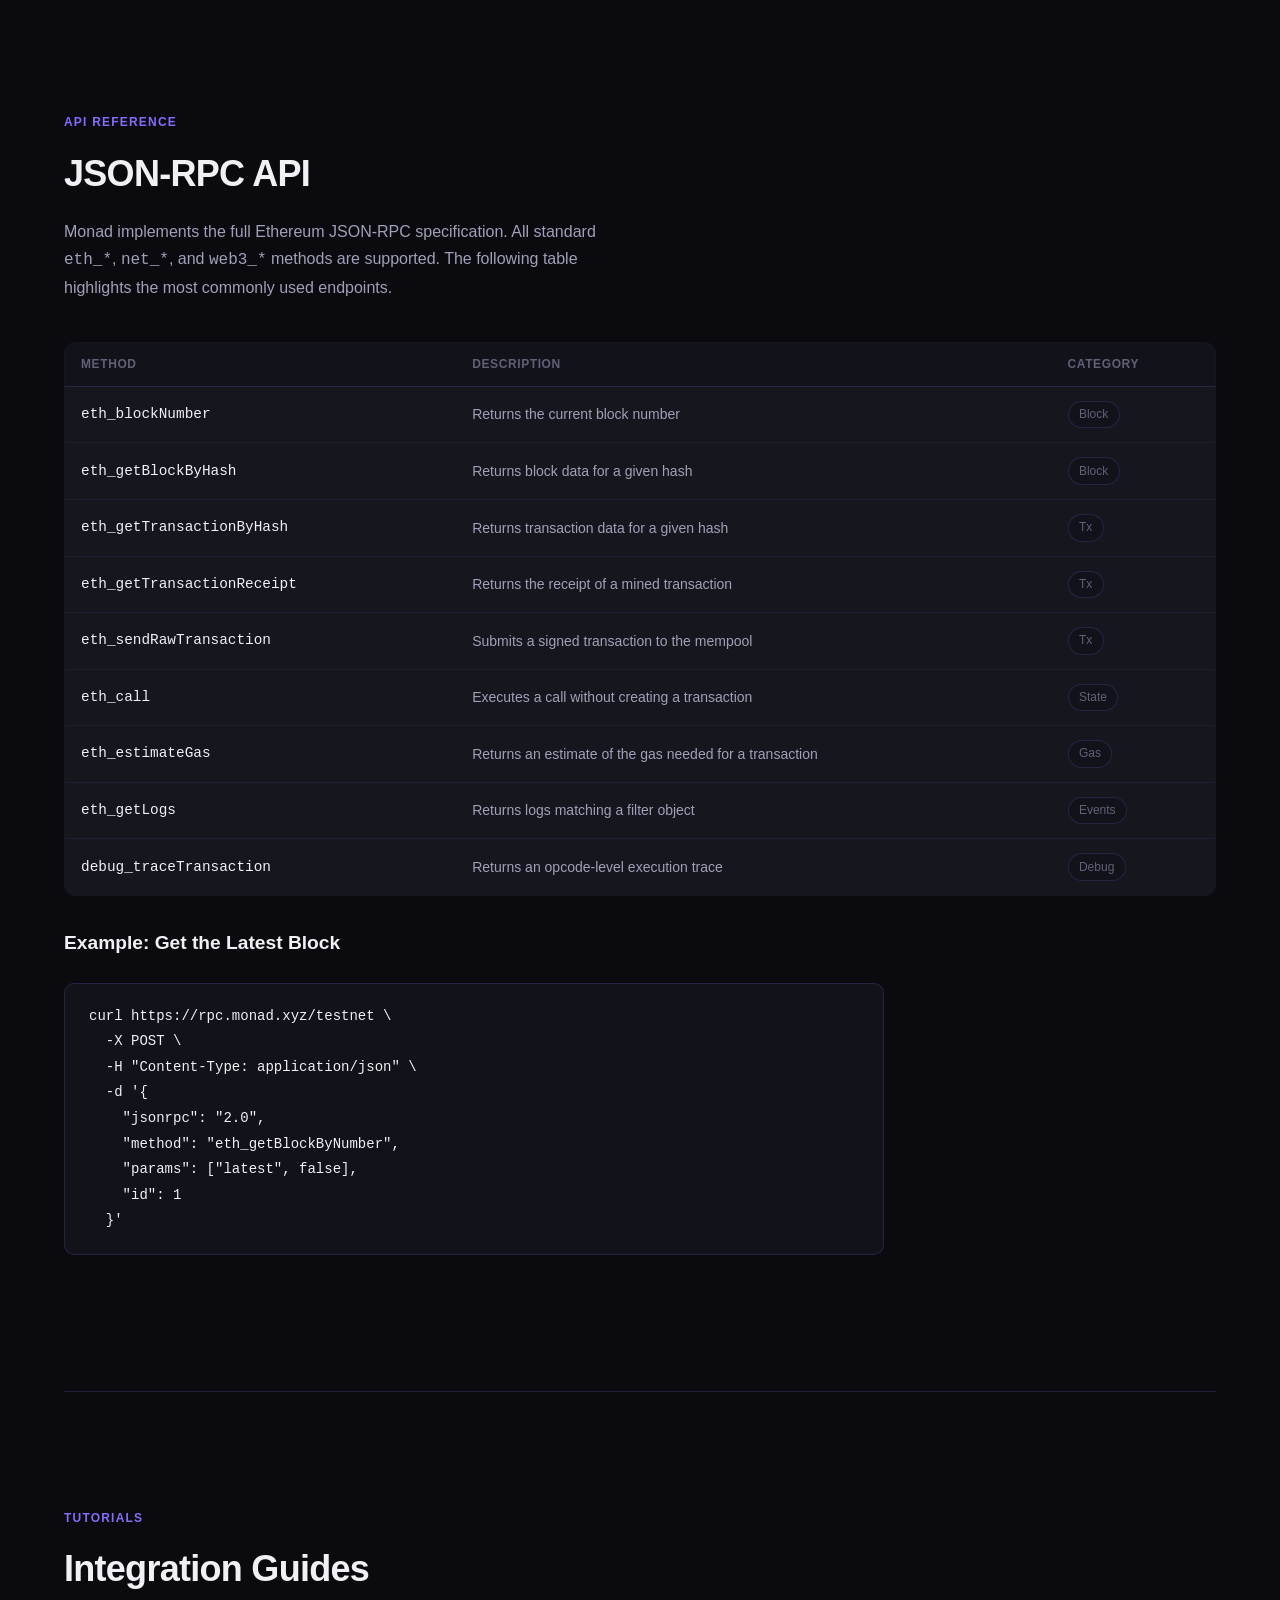
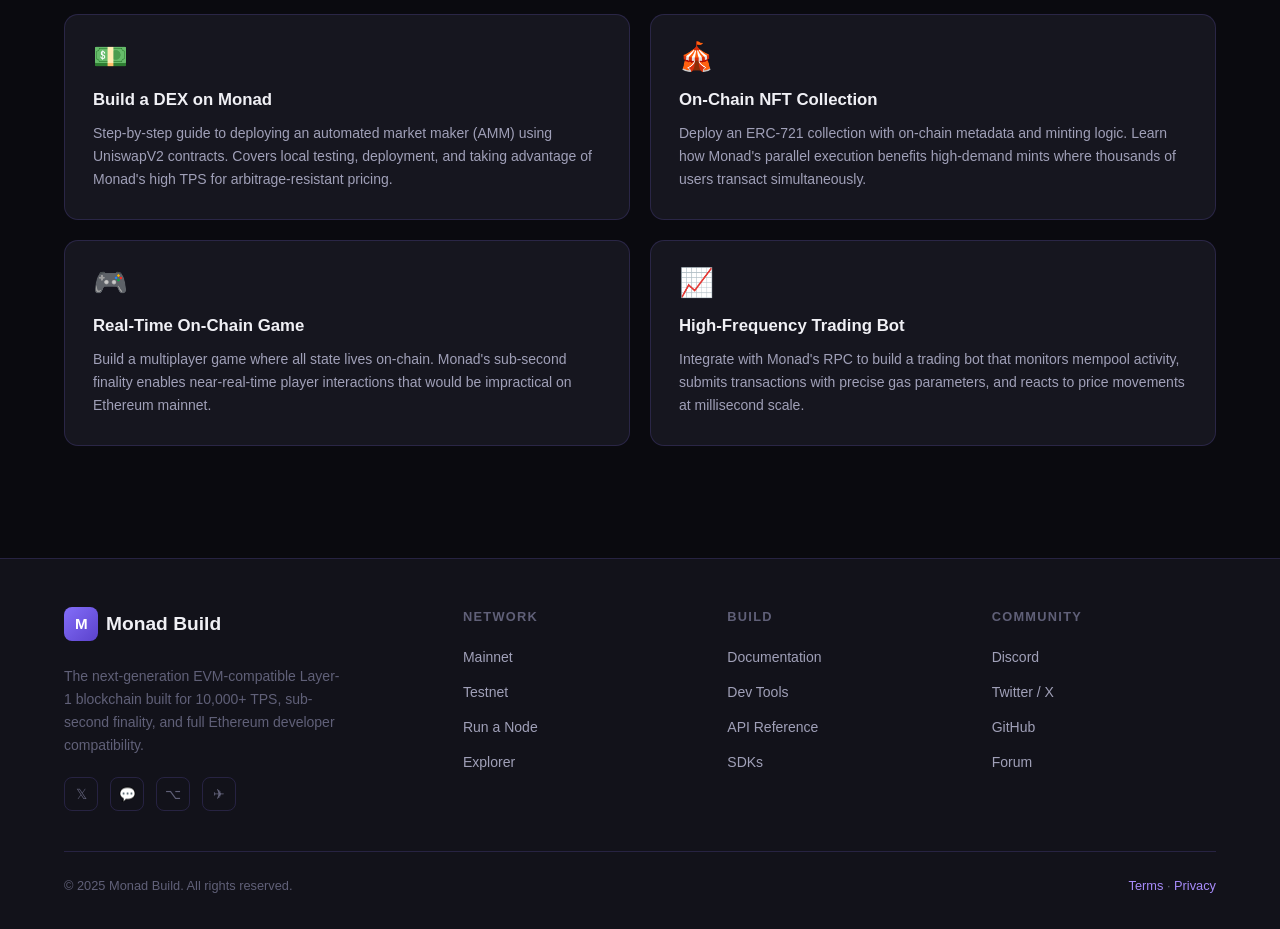
<file: documentation.html>
<!DOCTYPE html>
<html lang="en" class="dark" style="color-scheme: dark;">
<head>
  <meta charset="UTF-8">
  <meta name="viewport" content="width=device-width, initial-scale=1">
  <title>Documentation — Monad Build</title>
  <meta name="description" content="Official Monad Build documentation: architecture, API reference, integration guides, and tutorials.">
  <link rel="stylesheet" href="monad.css">
</head>
<body>
<div class="site-wrapper">

  <header class="site-header">
    <div class="container">
      <div class="header-inner">
        <a href="index.html" class="logo"><span class="logo-mark">M</span>Monad Build</a>
        <nav class="site-nav" id="site-nav">
          <a href="index.html">Home</a>
          <a href="development-tools.html">Dev Tools</a>
          <a href="documentation.html" class="active">Docs</a>
          <a href="explorer.html">Explorer</a>
          <a href="mainnet.html">Mainnet</a>
          <a href="testnet.html">Testnet</a>
          <a href="node.html">Node</a>
        </nav>
        <a href="testnet.html" class="header-cta">Launch Testnet &#8599;</a>
        <button class="mobile-menu-btn" onclick="document.getElementById('site-nav').classList.toggle('open')" aria-label="Toggle menu">
          <svg width="18" height="14" viewBox="0 0 18 14" fill="none"><rect y="0" width="18" height="2" rx="1" fill="currentColor"/><rect y="6" width="18" height="2" rx="1" fill="currentColor"/><rect y="12" width="18" height="2" rx="1" fill="currentColor"/></svg>
        </button>
      </div>
    </div>
  </header>

  <main class="site-main">
    <div class="container">

      <div class="page-hero">
        <div class="breadcrumb"><a href="index.html">Home</a><span>/</span>Documentation</div>
        <h1>Documentation</h1>
        <p>Everything you need to understand, integrate with, and build on Monad — from high-level architecture overviews to low-level JSON-RPC method references.</p>
        <div style="display:flex;gap:0.75rem;flex-wrap:wrap;">
          <a href="#quickstart" class="btn btn-primary">Quick Start &#8594;</a>
          <a href="#api" class="btn btn-secondary">API Reference</a>
        </div>
      </div>

      <!-- Quick Start -->
      <section class="section" style="padding-top:0;" id="quickstart">
        <span class="section-label">Getting Started</span>
        <h2 class="section-title">Deploy Your First Contract in 5 Minutes</h2>
        <p class="section-subtitle">Monad is fully EVM-equivalent. If you can deploy to Ethereum, you can deploy to Monad — the only change is the RPC URL and chain ID.</p>

        <ol class="steps">
          <li class="step">
            <div class="step-num"></div>
            <div class="step-body">
              <h4>Install Foundry</h4>
              <p>Foundry is the recommended toolkit for Monad development. Install it with the official installer:</p>
              <div class="prose-section"><pre><code>curl -L https://foundry.paradigm.xyz | bash
foundryup</code></pre></div>
            </div>
          </li>
          <li class="step">
            <div class="step-num"></div>
            <div class="step-body">
              <h4>Create a New Project</h4>
              <p>Initialise a new Foundry project and open the default counter contract:</p>
              <div class="prose-section"><pre><code>forge init my-monad-project
cd my-monad-project</code></pre></div>
            </div>
          </li>
          <li class="step">
            <div class="step-num"></div>
            <div class="step-body">
              <h4>Get Testnet MON Tokens</h4>
              <p>Visit the Monad faucet at <strong>faucet.monad.xyz</strong>, connect your wallet, and claim test MON to pay for gas on the Monad Testnet.</p>
            </div>
          </li>
          <li class="step">
            <div class="step-num"></div>
            <div class="step-body">
              <h4>Deploy to Monad Testnet</h4>
              <p>Use Foundry's <code>forge create</code> to deploy. Replace <code>YOUR_PRIVATE_KEY</code> with your deployer key:</p>
              <div class="prose-section"><pre><code>forge create src/Counter.sol:Counter \
  --rpc-url https://rpc.monad.xyz/testnet \
  --private-key YOUR_PRIVATE_KEY \
  --broadcast</code></pre></div>
            </div>
          </li>
          <li class="step">
            <div class="step-num"></div>
            <div class="step-body">
              <h4>Verify on the Explorer</h4>
              <p>Confirm your deployment was successful by searching for your contract address on <a href="explorer.html">Monad Explorer</a>. Verify the source code so others can audit and interact with it.</p>
            </div>
          </li>
        </ol>
      </section>

      <hr class="section-divider">

      <!-- Architecture -->
      <section class="section" id="architecture">
        <span class="section-label">Core Concepts</span>
        <h2 class="section-title">Architecture Overview</h2>
        <div class="prose-section">
          <p>Understanding how Monad works under the hood helps you write more efficient contracts and anticipate how your application will behave at scale. There are three core systems to understand: the consensus layer (<strong>MonadBFT</strong>), the execution layer (the parallel EVM), and the storage layer (<strong>MonadDB</strong>).</p>

          <h3>MonadBFT — Consensus Layer</h3>
          <p>MonadBFT is a pipelined, Byzantine Fault Tolerant consensus protocol derived from HotStuff. It operates in a leader-rotation model where a designated proposer broadcasts a block, validators cast signed votes, and the block is committed once a two-thirds quorum is reached. The critical innovation is that MonadBFT <em>decouples</em> consensus from execution — validators commit to the <em>order</em> of transactions, not to their execution results. This allows a new consensus round to begin immediately after the previous block is ordered, rather than waiting for execution to complete. The result is ~400–500 ms block times and approximately 800 ms finality.</p>

          <h3>Optimistic Parallel EVM — Execution Layer</h3>
          <p>Once the order of a block is finalised by MonadBFT, the execution engine processes all transactions in that block simultaneously across available CPU cores. Each transaction's memory access is tracked in a read-set and write-set. After the parallel phase, a serial validation pass checks each result in block order: if a transaction's read-set is unchanged by all transactions committed before it, the result is applied; if a conflict is detected, the transaction is re-executed serially to produce the correct result. This optimistic model avoids all re-execution overhead for conflict-free transactions — the vast majority in typical workloads — while guaranteeing deterministic correctness identical to sequential execution.</p>

          <h3>MonadDB — Storage Layer</h3>
          <p>MonadDB is a custom embedded database designed specifically for blockchain state. Unlike Ethereum's approach of layering a Merkle-Patricia Trie over a generic key-value store (LevelDB or RocksDB), MonadDB implements the trie natively within its storage engine. This eliminates one level of indirection on every state access, reduces memory pressure by keeping less data in RAM, and allows concurrent reads and writes from multiple threads — crucial for the parallel EVM above it. MonadDB also supports efficient state snapshots for fast node synchronisation without full historical replay.</p>

          <div class="highlight-box">
            <p><strong>Key implication for smart contract developers:</strong> Monad executes transactions in parallel, but the <em>committed</em> result is always equivalent to a serial execution in block order. Your contract logic does not need to account for parallelism — write Solidity as you always have.</p>
          </div>

          <h3>RaptorCast — Network Propagation</h3>
          <p>Monad uses RaptorCast, an erasure-coding-based gossip protocol, to propagate blocks across the validator network efficiently. RaptorCast splits each block into coded fragments and distributes them such that any node can reconstruct the full block from a subset of fragments. This dramatically reduces the bandwidth required per validator and speeds up block propagation, a critical factor in achieving sub-second finality at scale.</p>
        </div>
      </section>

      <hr class="section-divider">

      <!-- API Reference -->
      <section class="section" id="api">
        <span class="section-label">API Reference</span>
        <h2 class="section-title">JSON-RPC API</h2>
        <p class="section-subtitle">Monad implements the full Ethereum JSON-RPC specification. All standard <code>eth_*</code>, <code>net_*</code>, and <code>web3_*</code> methods are supported. The following table highlights the most commonly used endpoints.</p>

        <table class="net-table" style="background:var(--bg-card);border-radius:12px;overflow:hidden;border:1px solid var(--border-color);">
          <thead>
            <tr><th>Method</th><th>Description</th><th>Category</th></tr>
          </thead>
          <tbody>
            <tr><td class="val">eth_blockNumber</td><td>Returns the current block number</td><td><span class="tag">Block</span></td></tr>
            <tr><td class="val">eth_getBlockByHash</td><td>Returns block data for a given hash</td><td><span class="tag">Block</span></td></tr>
            <tr><td class="val">eth_getTransactionByHash</td><td>Returns transaction data for a given hash</td><td><span class="tag">Tx</span></td></tr>
            <tr><td class="val">eth_getTransactionReceipt</td><td>Returns the receipt of a mined transaction</td><td><span class="tag">Tx</span></td></tr>
            <tr><td class="val">eth_sendRawTransaction</td><td>Submits a signed transaction to the mempool</td><td><span class="tag">Tx</span></td></tr>
            <tr><td class="val">eth_call</td><td>Executes a call without creating a transaction</td><td><span class="tag">State</span></td></tr>
            <tr><td class="val">eth_estimateGas</td><td>Returns an estimate of the gas needed for a transaction</td><td><span class="tag">Gas</span></td></tr>
            <tr><td class="val">eth_getLogs</td><td>Returns logs matching a filter object</td><td><span class="tag">Events</span></td></tr>
            <tr><td class="val">debug_traceTransaction</td><td>Returns an opcode-level execution trace</td><td><span class="tag">Debug</span></td></tr>
          </tbody>
        </table>

        <div class="prose-section" style="margin-top:1.5rem;">
          <h3>Example: Get the Latest Block</h3>
          <pre><code>curl https://rpc.monad.xyz/testnet \
  -X POST \
  -H "Content-Type: application/json" \
  -d '{
    "jsonrpc": "2.0",
    "method": "eth_getBlockByNumber",
    "params": ["latest", false],
    "id": 1
  }'</code></pre>
        </div>
      </section>

      <hr class="section-divider">

      <!-- Tutorials -->
      <section class="section">
        <span class="section-label">Tutorials</span>
        <h2 class="section-title">Integration Guides</h2>
        <div class="card-grid card-grid-2">
          <div class="card">
            <div class="card-icon">&#128181;</div>
            <h3>Build a DEX on Monad</h3>
            <p>Step-by-step guide to deploying an automated market maker (AMM) using UniswapV2 contracts. Covers local testing, deployment, and taking advantage of Monad's high TPS for arbitrage-resistant pricing.</p>
          </div>
          <div class="card">
            <div class="card-icon">&#127914;</div>
            <h3>On-Chain NFT Collection</h3>
            <p>Deploy an ERC-721 collection with on-chain metadata and minting logic. Learn how Monad's parallel execution benefits high-demand mints where thousands of users transact simultaneously.</p>
          </div>
          <div class="card">
            <div class="card-icon">&#127918;</div>
            <h3>Real-Time On-Chain Game</h3>
            <p>Build a multiplayer game where all state lives on-chain. Monad's sub-second finality enables near-real-time player interactions that would be impractical on Ethereum mainnet.</p>
          </div>
          <div class="card">
            <div class="card-icon">&#128200;</div>
            <h3>High-Frequency Trading Bot</h3>
            <p>Integrate with Monad's RPC to build a trading bot that monitors mempool activity, submits transactions with precise gas parameters, and reacts to price movements at millisecond scale.</p>
          </div>
        </div>
      </section>

    </div>
  </main>

  <footer class="site-footer">
    <div class="container">
      <div class="footer-grid">
        <div class="footer-brand">
          <a href="index.html" class="logo" style="margin-bottom:0.75rem;display:inline-flex;"><span class="logo-mark">M</span> Monad Build</a>
          <p>The next-generation EVM-compatible Layer-1 blockchain built for 10,000+ TPS, sub-second finality, and full Ethereum developer compatibility.</p>
          <div class="footer-socials">
            <a href="https://twitter.com/monad_xyz" target="_blank" rel="noopener" title="X / Twitter">&#x1D54F;</a>
            <a href="https://discord.gg/monad" target="_blank" rel="noopener" title="Discord">&#128172;</a>
            <a href="https://github.com/monad-lab" target="_blank" rel="noopener" title="GitHub">&#8997;</a>
            <a href="https://t.me/monad_xyz" target="_blank" rel="noopener" title="Telegram">&#9992;</a>
          </div>
        </div>
        <div class="footer-col">
          <h5>Network</h5>
          <ul>
            <li><a href="mainnet.html">Mainnet</a></li>
            <li><a href="testnet.html">Testnet</a></li>
            <li><a href="node.html">Run a Node</a></li>
            <li><a href="explorer.html">Explorer</a></li>
          </ul>
        </div>
        <div class="footer-col">
          <h5>Build</h5>
          <ul>
            <li><a href="documentation.html">Documentation</a></li>
            <li><a href="development-tools.html">Dev Tools</a></li>
            <li><a href="documentation.html#api">API Reference</a></li>
            <li><a href="development-tools.html#sdk">SDKs</a></li>
          </ul>
        </div>
        <div class="footer-col">
          <h5>Community</h5>
          <ul>
            <li><a href="https://discord.gg/monad" target="_blank" rel="noopener">Discord</a></li>
            <li><a href="https://twitter.com/monad_xyz" target="_blank" rel="noopener">Twitter / X</a></li>
            <li><a href="https://github.com/monad-lab" target="_blank" rel="noopener">GitHub</a></li>
            <li><a href="https://forum.monad.xyz" target="_blank" rel="noopener">Forum</a></li>
          </ul>
        </div>
      </div>
      <div class="footer-bottom">
        <p>&copy; 2025 Monad Build. All rights reserved.</p>
        <p><a href="documentation.html">Terms</a> &middot; <a href="documentation.html">Privacy</a></p>
      </div>
    </div>
  </footer>

</div>
</body>
</html>
</file>
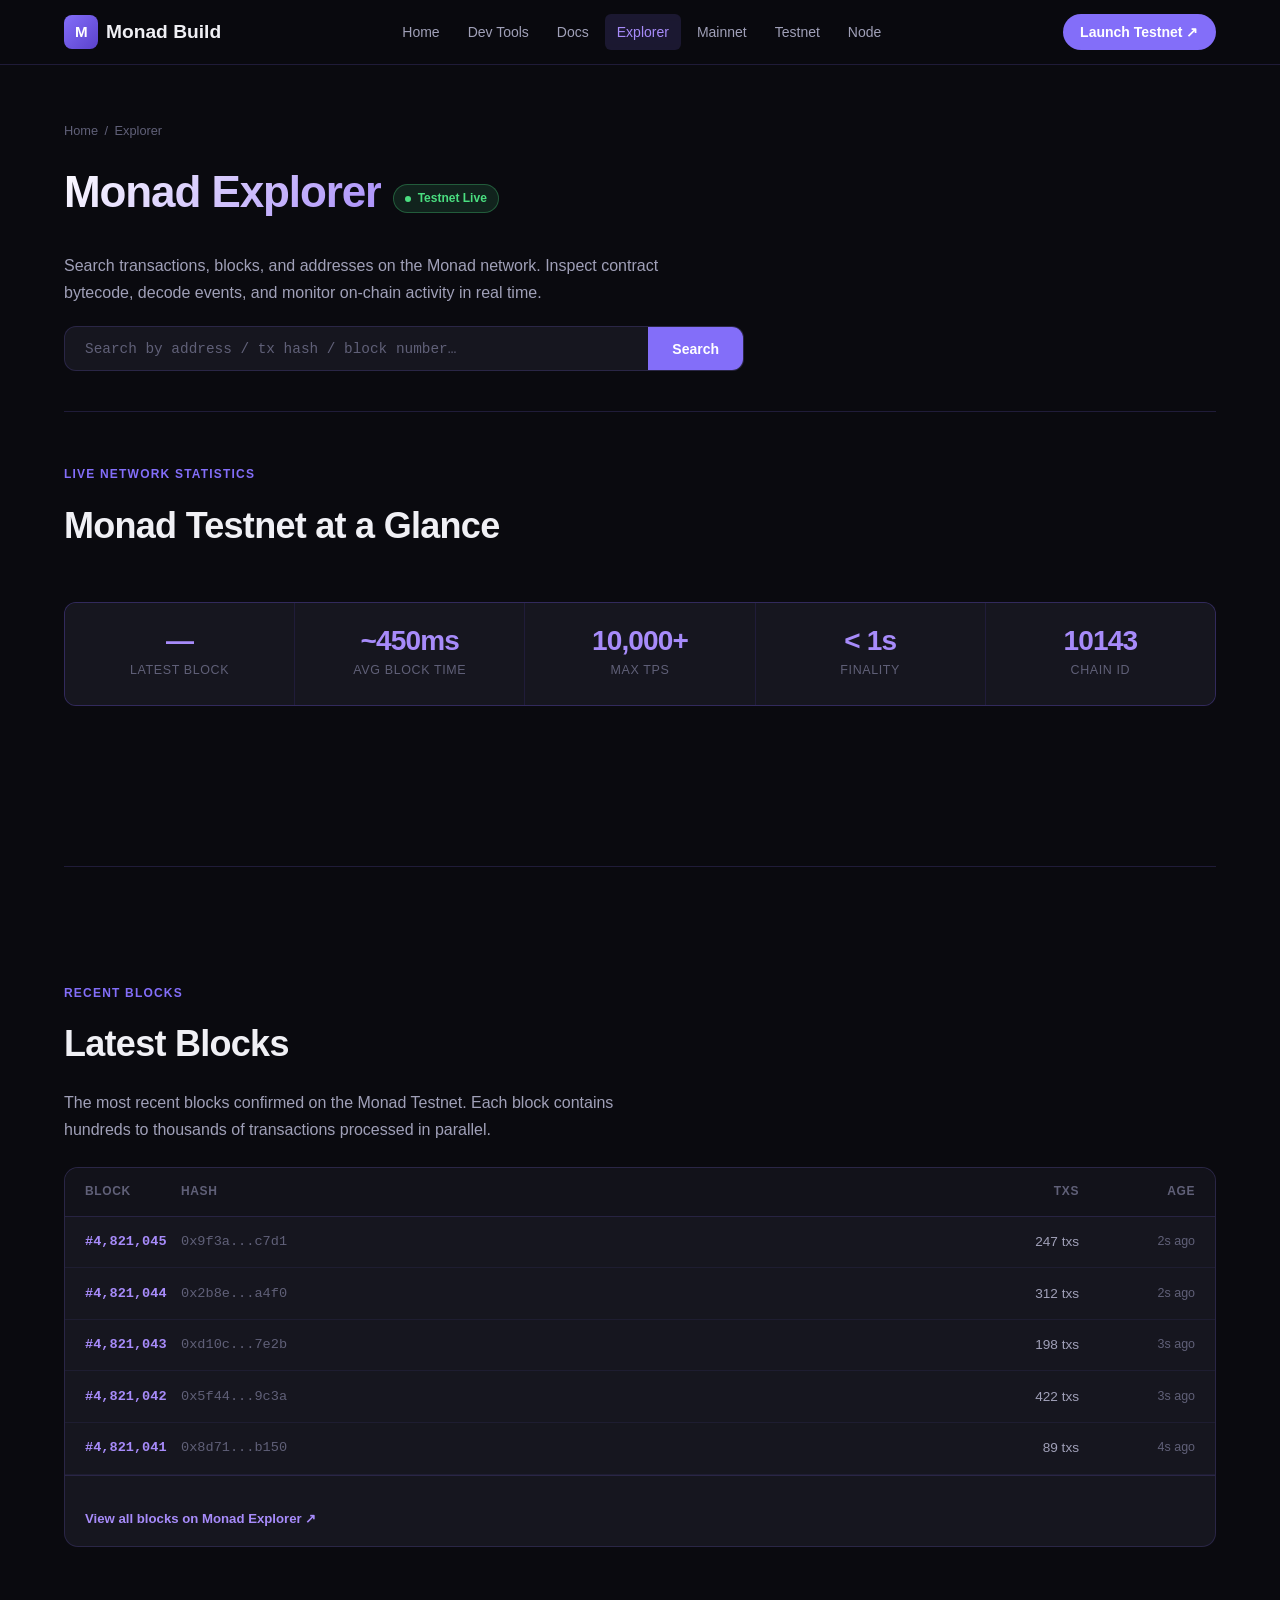
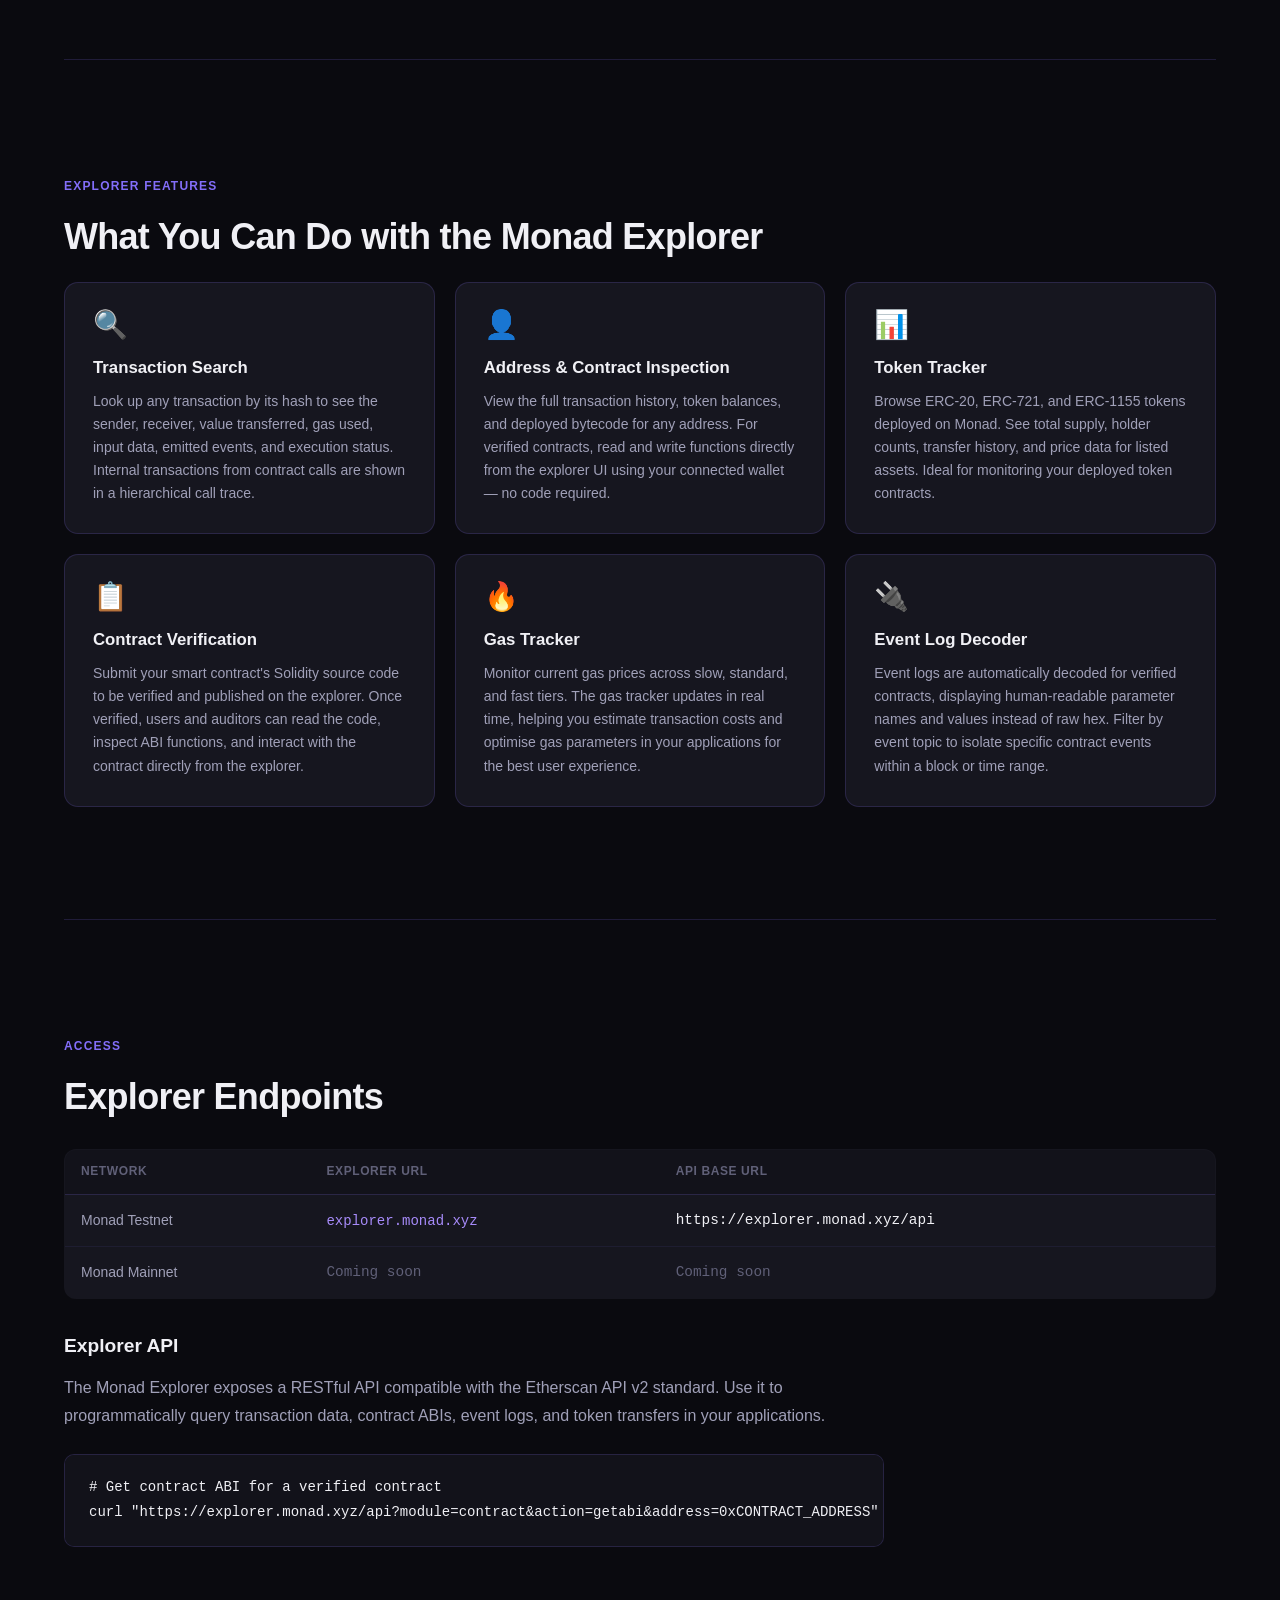
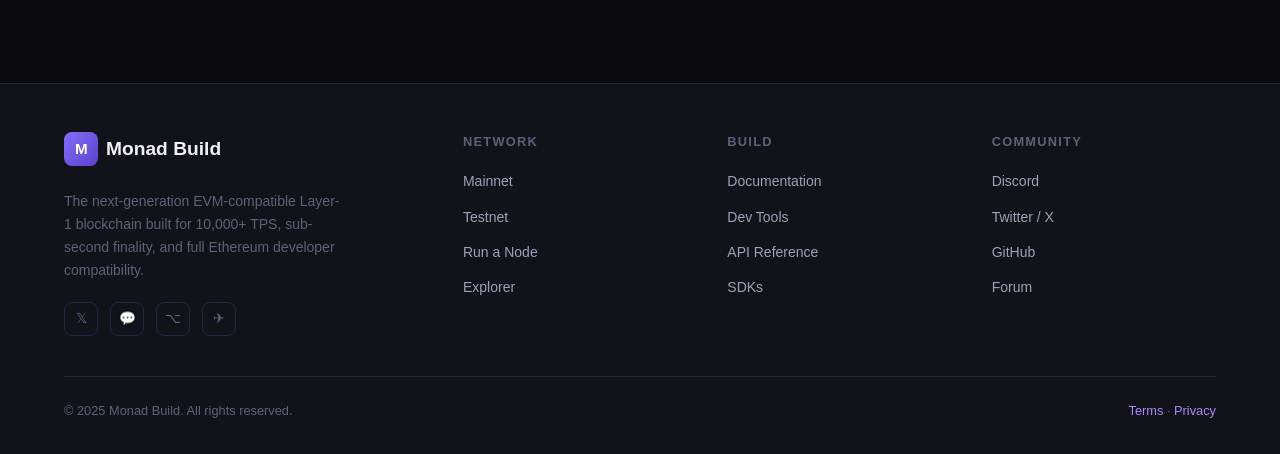
<file: explorer.html>
<!DOCTYPE html>
<html lang="en" class="dark" style="color-scheme: dark;">
<head>
  <meta charset="UTF-8">
  <meta name="viewport" content="width=device-width, initial-scale=1">
  <title>Block Explorer — Monad Build</title>
  <meta name="description" content="Search transactions, inspect addresses, and monitor live network statistics on the Monad Block Explorer.">
  <link rel="stylesheet" href="monad.css">
  <style>
    .search-bar {
      display: flex;
      gap: 0;
      border: 1px solid var(--border-color);
      border-radius: 12px;
      overflow: hidden;
      background: var(--bg-card);
      transition: border-color 0.2s;
      max-width: 680px;
    }
    .search-bar:focus-within { border-color: var(--purple); }
    .search-bar input {
      flex: 1;
      background: none;
      border: none;
      outline: none;
      padding: 0.85rem 1.25rem;
      color: var(--text-primary);
      font-size: 0.9rem;
      font-family: 'JetBrains Mono', monospace;
    }
    .search-bar input::placeholder { color: var(--text-muted); font-family: inherit; }
    .search-bar button {
      background: var(--purple);
      border: none;
      color: #fff;
      padding: 0 1.5rem;
      font-size: 0.875rem;
      font-weight: 600;
      cursor: pointer;
      transition: background 0.2s;
    }
    .search-bar button:hover { background: #9580ff; }
    .block-row {
      display: grid;
      grid-template-columns: 80px 1fr 120px 100px;
      gap: 1rem;
      padding: 0.9rem 1.25rem;
      border-bottom: 1px solid rgba(131,110,249,0.08);
      font-size: 0.85rem;
      align-items: center;
    }
    .block-row:last-child { border-bottom: none; }
    .block-row:hover { background: var(--purple-glow); }
    .block-num { color: var(--purple-light); font-weight: 600; font-family: monospace; }
    .block-hash { color: var(--text-muted); font-family: monospace; overflow: hidden; text-overflow: ellipsis; white-space: nowrap; }
    .block-txs { color: var(--text-secondary); text-align: right; }
    .block-time { color: var(--text-muted); text-align: right; font-size: 0.78rem; }
  </style>
</head>
<body>
<div class="site-wrapper">

  <header class="site-header">
    <div class="container">
      <div class="header-inner">
        <a href="index.html" class="logo"><span class="logo-mark">M</span>Monad Build</a>
        <nav class="site-nav" id="site-nav">
          <a href="index.html">Home</a>
          <a href="development-tools.html">Dev Tools</a>
          <a href="documentation.html">Docs</a>
          <a href="explorer.html" class="active">Explorer</a>
          <a href="mainnet.html">Mainnet</a>
          <a href="testnet.html">Testnet</a>
          <a href="node.html">Node</a>
        </nav>
        <a href="testnet.html" class="header-cta">Launch Testnet &#8599;</a>
        <button class="mobile-menu-btn" onclick="document.getElementById('site-nav').classList.toggle('open')" aria-label="Toggle menu">
          <svg width="18" height="14" viewBox="0 0 18 14" fill="none"><rect y="0" width="18" height="2" rx="1" fill="currentColor"/><rect y="6" width="18" height="2" rx="1" fill="currentColor"/><rect y="12" width="18" height="2" rx="1" fill="currentColor"/></svg>
        </button>
      </div>
    </div>
  </header>

  <main class="site-main">
    <div class="container">

      <div class="page-hero">
        <div class="breadcrumb"><a href="index.html">Home</a><span>/</span>Explorer</div>
        <div class="flex items-center gap-3" style="flex-wrap:wrap;margin-bottom:0.75rem;">
          <h1>Monad Explorer</h1>
          <span class="status-badge status-live"><span class="status-dot"></span>Testnet Live</span>
        </div>
        <p>Search transactions, blocks, and addresses on the Monad network. Inspect contract bytecode, decode events, and monitor on-chain activity in real time.</p>
        <div class="search-bar">
          <input type="text" placeholder="Search by address / tx hash / block number…" id="explorer-search">
          <button onclick="window.open('https://explorer.monad.xyz/search?q='+document.getElementById('explorer-search').value,'_blank')">Search</button>
        </div>
      </div>

      <!-- Network Stats -->
      <section class="section" style="padding-top:0;">
        <span class="section-label">Live Network Statistics</span>
        <h2 class="section-title">Monad Testnet at a Glance</h2>

        <div class="stats-bar">
          <div class="stat-item">
            <div class="stat-value" id="stat-blocks">—</div>
            <div class="stat-label">Latest Block</div>
          </div>
          <div class="stat-item">
            <div class="stat-value">~450ms</div>
            <div class="stat-label">Avg Block Time</div>
          </div>
          <div class="stat-item">
            <div class="stat-value">10,000+</div>
            <div class="stat-label">Max TPS</div>
          </div>
          <div class="stat-item">
            <div class="stat-value">&lt; 1s</div>
            <div class="stat-label">Finality</div>
          </div>
          <div class="stat-item">
            <div class="stat-value">10143</div>
            <div class="stat-label">Chain ID</div>
          </div>
        </div>
      </section>

      <hr class="section-divider">

      <!-- Recent Blocks -->
      <section class="section">
        <span class="section-label">Recent Blocks</span>
        <h2 class="section-title">Latest Blocks</h2>
        <p class="section-subtitle" style="margin-bottom:1.5rem;">The most recent blocks confirmed on the Monad Testnet. Each block contains hundreds to thousands of transactions processed in parallel.</p>

        <div style="background:var(--bg-card);border:1px solid var(--border-color);border-radius:14px;overflow:hidden;">
          <div class="block-row" style="background:var(--bg-secondary);font-weight:700;font-size:0.75rem;color:var(--text-muted);text-transform:uppercase;letter-spacing:0.05em;border-bottom:1px solid var(--border-color);">
            <div>Block</div>
            <div>Hash</div>
            <div style="text-align:right;">Txs</div>
            <div style="text-align:right;">Age</div>
          </div>
          <div class="block-row">
            <div class="block-num">#4,821,045</div>
            <div class="block-hash">0x9f3a...c7d1</div>
            <div class="block-txs">247 txs</div>
            <div class="block-time">2s ago</div>
          </div>
          <div class="block-row">
            <div class="block-num">#4,821,044</div>
            <div class="block-hash">0x2b8e...a4f0</div>
            <div class="block-txs">312 txs</div>
            <div class="block-time">2s ago</div>
          </div>
          <div class="block-row">
            <div class="block-num">#4,821,043</div>
            <div class="block-hash">0xd10c...7e2b</div>
            <div class="block-txs">198 txs</div>
            <div class="block-time">3s ago</div>
          </div>
          <div class="block-row">
            <div class="block-num">#4,821,042</div>
            <div class="block-hash">0x5f44...9c3a</div>
            <div class="block-txs">422 txs</div>
            <div class="block-time">3s ago</div>
          </div>
          <div class="block-row">
            <div class="block-num">#4,821,041</div>
            <div class="block-hash">0x8d71...b150</div>
            <div class="block-txs">89 txs</div>
            <div class="block-time">4s ago</div>
          </div>
          <div style="padding:1rem 1.25rem;border-top:1px solid var(--border-color);">
            <a href="https://explorer.monad.xyz/blocks" target="_blank" rel="noopener" class="card-link">View all blocks on Monad Explorer &#8599;</a>
          </div>
        </div>
      </section>

      <hr class="section-divider">

      <!-- Explorer Features -->
      <section class="section">
        <span class="section-label">Explorer Features</span>
        <h2 class="section-title">What You Can Do with the Monad Explorer</h2>
        <div class="card-grid">
          <div class="card">
            <div class="card-icon">&#128269;</div>
            <h3>Transaction Search</h3>
            <p>Look up any transaction by its hash to see the sender, receiver, value transferred, gas used, input data, emitted events, and execution status. Internal transactions from contract calls are shown in a hierarchical call trace.</p>
          </div>
          <div class="card">
            <div class="card-icon">&#128100;</div>
            <h3>Address &amp; Contract Inspection</h3>
            <p>View the full transaction history, token balances, and deployed bytecode for any address. For verified contracts, read and write functions directly from the explorer UI using your connected wallet — no code required.</p>
          </div>
          <div class="card">
            <div class="card-icon">&#128202;</div>
            <h3>Token Tracker</h3>
            <p>Browse ERC-20, ERC-721, and ERC-1155 tokens deployed on Monad. See total supply, holder counts, transfer history, and price data for listed assets. Ideal for monitoring your deployed token contracts.</p>
          </div>
          <div class="card">
            <div class="card-icon">&#128203;</div>
            <h3>Contract Verification</h3>
            <p>Submit your smart contract's Solidity source code to be verified and published on the explorer. Once verified, users and auditors can read the code, inspect ABI functions, and interact with the contract directly from the explorer.</p>
          </div>
          <div class="card">
            <div class="card-icon">&#128293;</div>
            <h3>Gas Tracker</h3>
            <p>Monitor current gas prices across slow, standard, and fast tiers. The gas tracker updates in real time, helping you estimate transaction costs and optimise gas parameters in your applications for the best user experience.</p>
          </div>
          <div class="card">
            <div class="card-icon">&#128268;</div>
            <h3>Event Log Decoder</h3>
            <p>Event logs are automatically decoded for verified contracts, displaying human-readable parameter names and values instead of raw hex. Filter by event topic to isolate specific contract events within a block or time range.</p>
          </div>
        </div>
      </section>

      <hr class="section-divider">

      <!-- Access -->
      <section class="section">
        <span class="section-label">Access</span>
        <h2 class="section-title">Explorer Endpoints</h2>
        <table class="net-table" style="background:var(--bg-card);border-radius:12px;overflow:hidden;border:1px solid var(--border-color);">
          <thead>
            <tr><th>Network</th><th>Explorer URL</th><th>API Base URL</th></tr>
          </thead>
          <tbody>
            <tr>
              <td>Monad Testnet</td>
              <td><a href="https://explorer.monad.xyz" target="_blank" rel="noopener" style="font-family:monospace;">explorer.monad.xyz</a></td>
              <td class="val">https://explorer.monad.xyz/api</td>
            </tr>
            <tr>
              <td>Monad Mainnet</td>
              <td class="val" style="color:var(--text-muted);">Coming soon</td>
              <td class="val" style="color:var(--text-muted);">Coming soon</td>
            </tr>
          </tbody>
        </table>

        <div class="prose-section" style="margin-top:1.5rem;">
          <h3>Explorer API</h3>
          <p>The Monad Explorer exposes a RESTful API compatible with the Etherscan API v2 standard. Use it to programmatically query transaction data, contract ABIs, event logs, and token transfers in your applications.</p>
          <pre><code># Get contract ABI for a verified contract
curl "https://explorer.monad.xyz/api?module=contract&action=getabi&address=0xCONTRACT_ADDRESS"</code></pre>
        </div>
      </section>

    </div>
  </main>

  <footer class="site-footer">
    <div class="container">
      <div class="footer-grid">
        <div class="footer-brand">
          <a href="index.html" class="logo" style="margin-bottom:0.75rem;display:inline-flex;"><span class="logo-mark">M</span> Monad Build</a>
          <p>The next-generation EVM-compatible Layer-1 blockchain built for 10,000+ TPS, sub-second finality, and full Ethereum developer compatibility.</p>
          <div class="footer-socials">
            <a href="https://twitter.com/monad_xyz" target="_blank" rel="noopener" title="X / Twitter">&#x1D54F;</a>
            <a href="https://discord.gg/monad" target="_blank" rel="noopener" title="Discord">&#128172;</a>
            <a href="https://github.com/monad-lab" target="_blank" rel="noopener" title="GitHub">&#8997;</a>
            <a href="https://t.me/monad_xyz" target="_blank" rel="noopener" title="Telegram">&#9992;</a>
          </div>
        </div>
        <div class="footer-col">
          <h5>Network</h5>
          <ul>
            <li><a href="mainnet.html">Mainnet</a></li>
            <li><a href="testnet.html">Testnet</a></li>
            <li><a href="node.html">Run a Node</a></li>
            <li><a href="explorer.html">Explorer</a></li>
          </ul>
        </div>
        <div class="footer-col">
          <h5>Build</h5>
          <ul>
            <li><a href="documentation.html">Documentation</a></li>
            <li><a href="development-tools.html">Dev Tools</a></li>
            <li><a href="documentation.html#api">API Reference</a></li>
            <li><a href="development-tools.html#sdk">SDKs</a></li>
          </ul>
        </div>
        <div class="footer-col">
          <h5>Community</h5>
          <ul>
            <li><a href="https://discord.gg/monad" target="_blank" rel="noopener">Discord</a></li>
            <li><a href="https://twitter.com/monad_xyz" target="_blank" rel="noopener">Twitter / X</a></li>
            <li><a href="https://github.com/monad-lab" target="_blank" rel="noopener">GitHub</a></li>
            <li><a href="https://forum.monad.xyz" target="_blank" rel="noopener">Forum</a></li>
          </ul>
        </div>
      </div>
      <div class="footer-bottom">
        <p>&copy; 2025 Monad Build. All rights reserved.</p>
        <p><a href="documentation.html">Terms</a> &middot; <a href="documentation.html">Privacy</a></p>
      </div>
    </div>
  </footer>

</div>
</body>
</html>
</file>
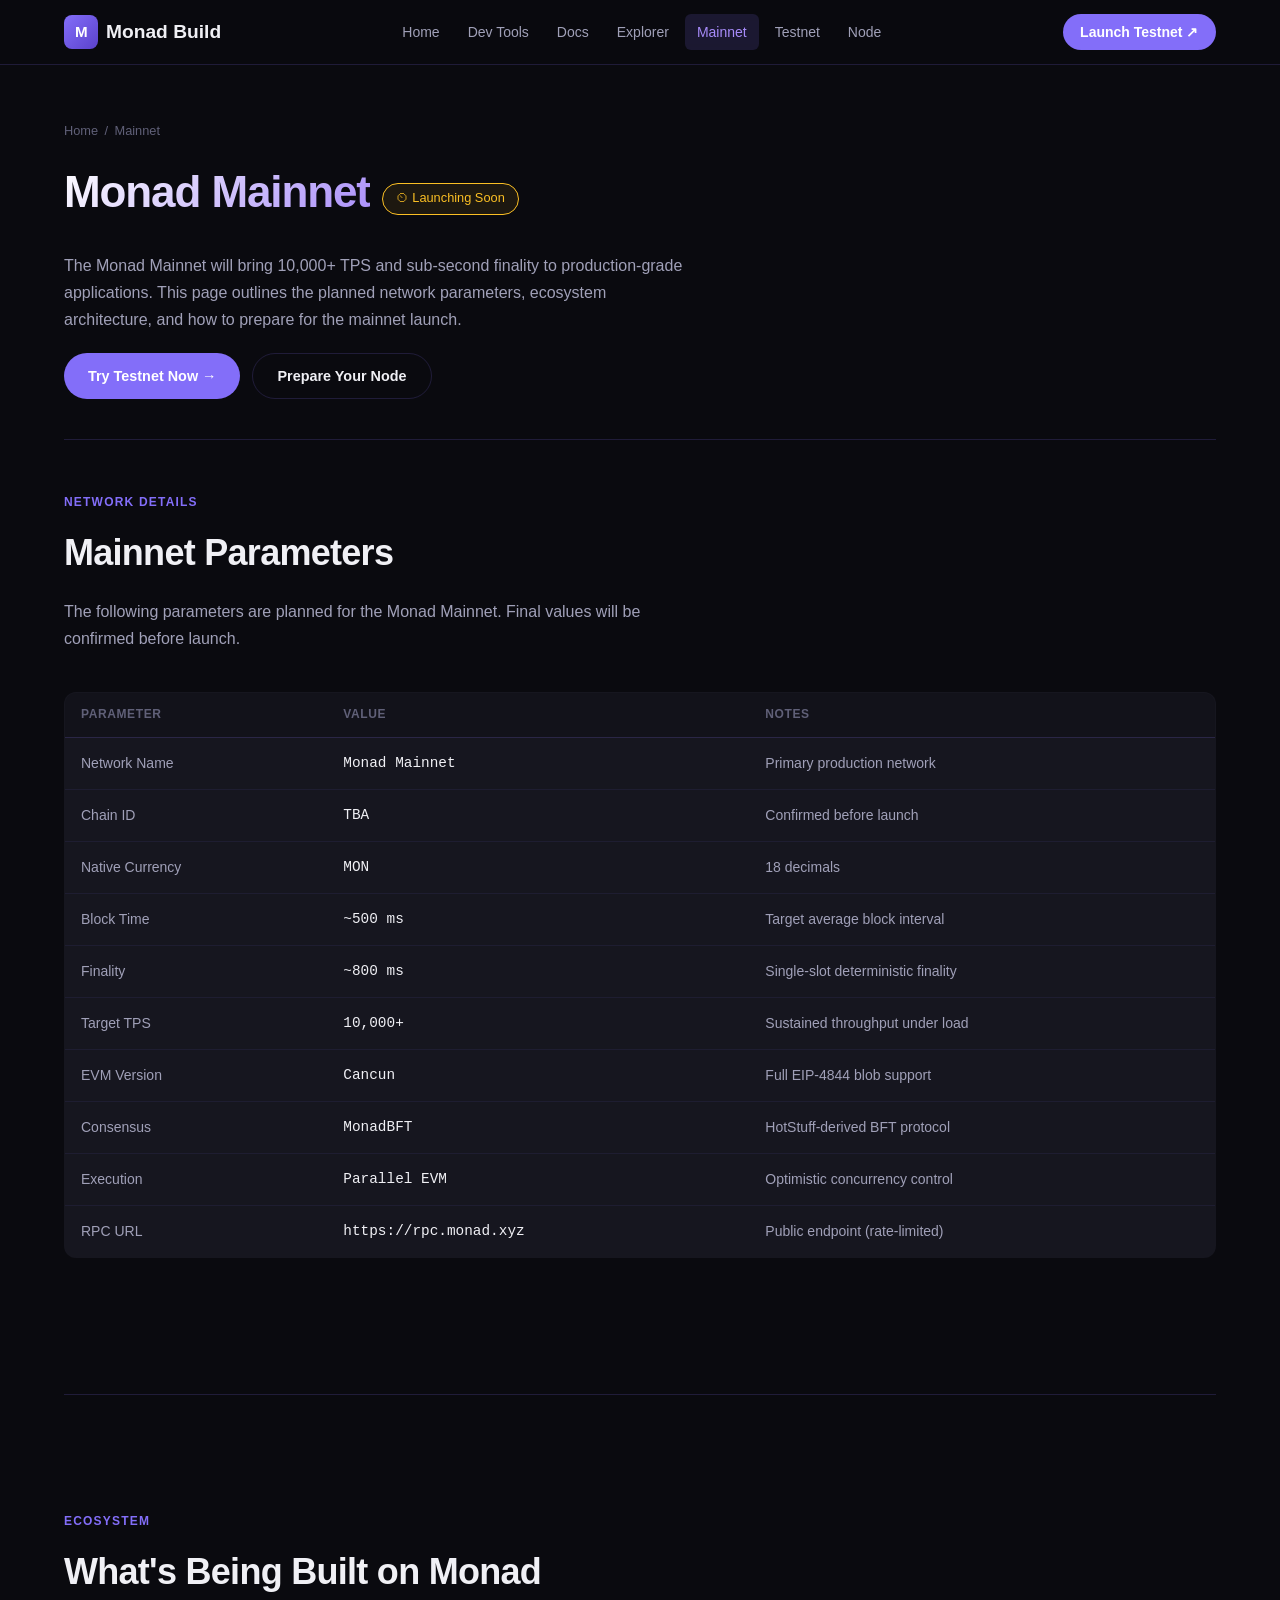
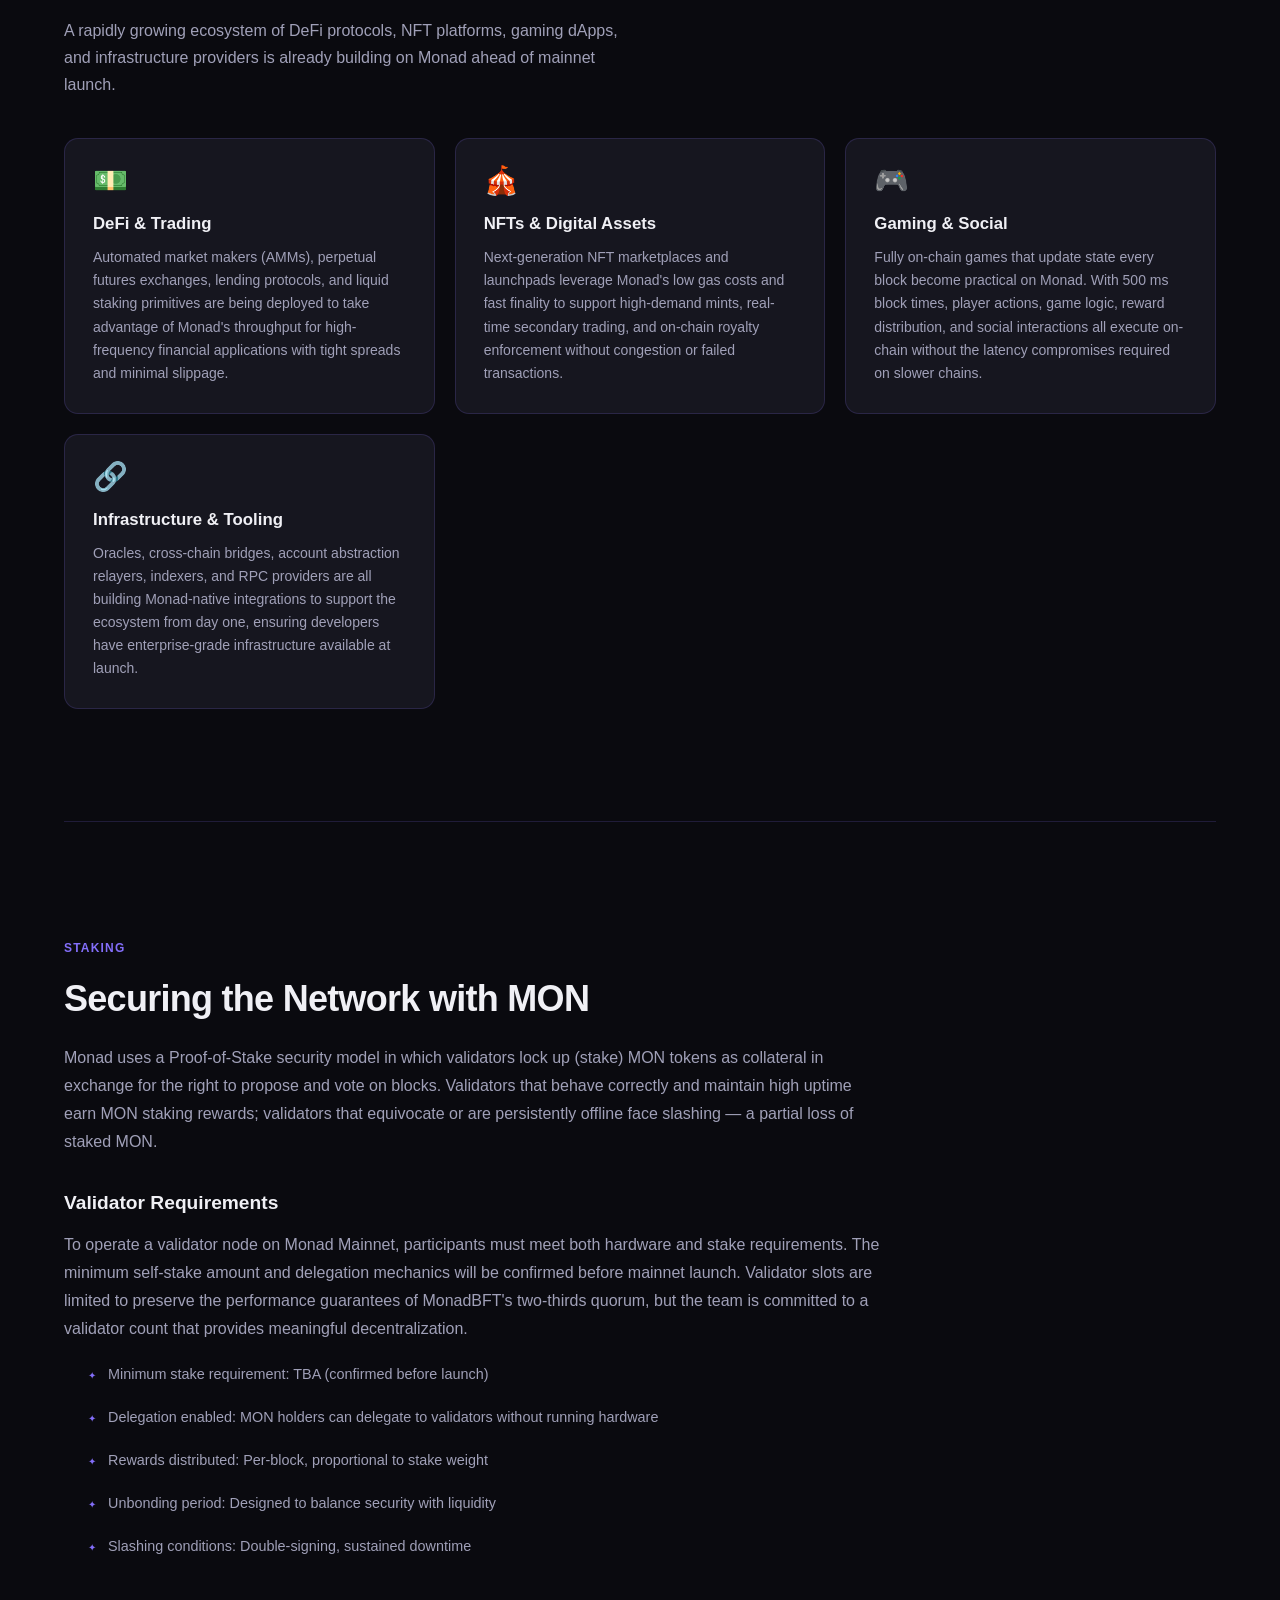
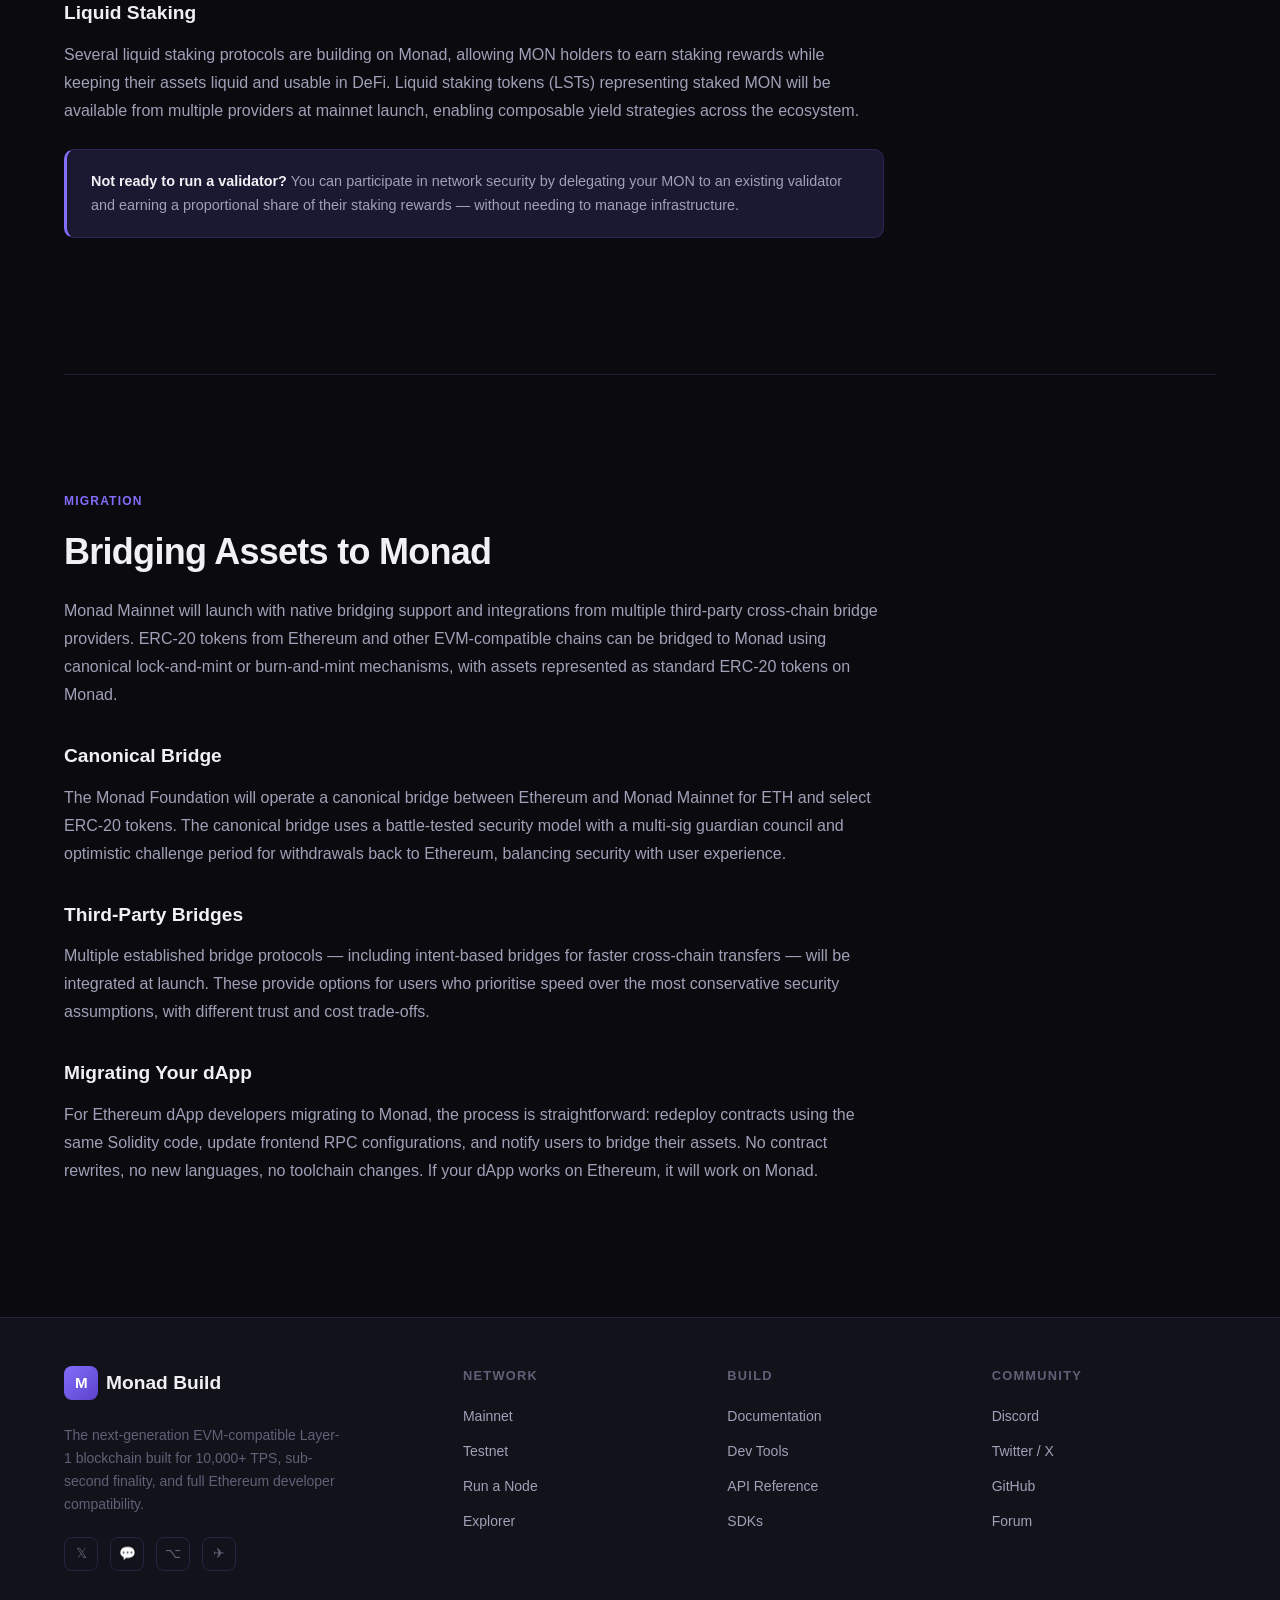
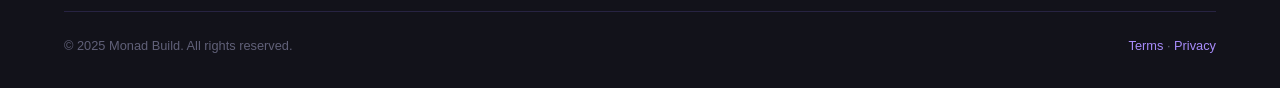
<file: mainnet.html>
<!DOCTYPE html>
<html lang="en" class="dark" style="color-scheme: dark;">
<head>
  <meta charset="UTF-8">
  <meta name="viewport" content="width=device-width, initial-scale=1">
  <title>Mainnet — Monad Build</title>
  <meta name="description" content="Monad Mainnet — network parameters, ecosystem projects, staking, and bridging information.">
  <link rel="stylesheet" href="monad.css">
</head>
<body>
<div class="site-wrapper">

  <header class="site-header">
    <div class="container">
      <div class="header-inner">
        <a href="index.html" class="logo"><span class="logo-mark">M</span>Monad Build</a>
        <nav class="site-nav" id="site-nav">
          <a href="index.html">Home</a>
          <a href="development-tools.html">Dev Tools</a>
          <a href="documentation.html">Docs</a>
          <a href="explorer.html">Explorer</a>
          <a href="mainnet.html" class="active">Mainnet</a>
          <a href="testnet.html">Testnet</a>
          <a href="node.html">Node</a>
        </nav>
        <a href="testnet.html" class="header-cta">Launch Testnet &#8599;</a>
        <button class="mobile-menu-btn" onclick="document.getElementById('site-nav').classList.toggle('open')" aria-label="Toggle menu">
          <svg width="18" height="14" viewBox="0 0 18 14" fill="none"><rect y="0" width="18" height="2" rx="1" fill="currentColor"/><rect y="6" width="18" height="2" rx="1" fill="currentColor"/><rect y="12" width="18" height="2" rx="1" fill="currentColor"/></svg>
        </button>
      </div>
    </div>
  </header>

  <main class="site-main">
    <div class="container">

      <div class="page-hero">
        <div class="breadcrumb"><a href="index.html">Home</a><span>/</span>Mainnet</div>
        <div class="flex items-center gap-3" style="flex-wrap:wrap;margin-bottom:0.75rem;">
          <h1>Monad Mainnet</h1>
          <span class="tag" style="font-size:0.8rem;padding:0.3rem 0.8rem;border-color:var(--yellow);color:var(--yellow);background:rgba(251,191,36,0.08);">&#9202; Launching Soon</span>
        </div>
        <p>The Monad Mainnet will bring 10,000+ TPS and sub-second finality to production-grade applications. This page outlines the planned network parameters, ecosystem architecture, and how to prepare for the mainnet launch.</p>
        <div style="display:flex;gap:0.75rem;flex-wrap:wrap;">
          <a href="testnet.html" class="btn btn-primary">Try Testnet Now &#8594;</a>
          <a href="node.html" class="btn btn-secondary">Prepare Your Node</a>
        </div>
      </div>

      <!-- Network Parameters -->
      <section class="section" style="padding-top:0;">
        <span class="section-label">Network Details</span>
        <h2 class="section-title">Mainnet Parameters</h2>
        <p class="section-subtitle">The following parameters are planned for the Monad Mainnet. Final values will be confirmed before launch.</p>

        <table class="net-table" style="background:var(--bg-card);border-radius:12px;overflow:hidden;border:1px solid var(--border-color);">
          <thead>
            <tr><th>Parameter</th><th>Value</th><th>Notes</th></tr>
          </thead>
          <tbody>
            <tr><td>Network Name</td><td class="val">Monad Mainnet</td><td>Primary production network</td></tr>
            <tr><td>Chain ID</td><td class="val">TBA</td><td>Confirmed before launch</td></tr>
            <tr><td>Native Currency</td><td class="val">MON</td><td>18 decimals</td></tr>
            <tr><td>Block Time</td><td class="val">~500 ms</td><td>Target average block interval</td></tr>
            <tr><td>Finality</td><td class="val">~800 ms</td><td>Single-slot deterministic finality</td></tr>
            <tr><td>Target TPS</td><td class="val">10,000+</td><td>Sustained throughput under load</td></tr>
            <tr><td>EVM Version</td><td class="val">Cancun</td><td>Full EIP-4844 blob support</td></tr>
            <tr><td>Consensus</td><td class="val">MonadBFT</td><td>HotStuff-derived BFT protocol</td></tr>
            <tr><td>Execution</td><td class="val">Parallel EVM</td><td>Optimistic concurrency control</td></tr>
            <tr><td>RPC URL</td><td class="val">https://rpc.monad.xyz</td><td>Public endpoint (rate-limited)</td></tr>
          </tbody>
        </table>
      </section>

      <hr class="section-divider">

      <!-- Ecosystem -->
      <section class="section">
        <span class="section-label">Ecosystem</span>
        <h2 class="section-title">What's Being Built on Monad</h2>
        <p class="section-subtitle">A rapidly growing ecosystem of DeFi protocols, NFT platforms, gaming dApps, and infrastructure providers is already building on Monad ahead of mainnet launch.</p>

        <div class="card-grid">
          <div class="card">
            <div class="card-icon">&#128181;</div>
            <h3>DeFi &amp; Trading</h3>
            <p>Automated market makers (AMMs), perpetual futures exchanges, lending protocols, and liquid staking primitives are being deployed to take advantage of Monad's throughput for high-frequency financial applications with tight spreads and minimal slippage.</p>
          </div>
          <div class="card">
            <div class="card-icon">&#127914;</div>
            <h3>NFTs &amp; Digital Assets</h3>
            <p>Next-generation NFT marketplaces and launchpads leverage Monad's low gas costs and fast finality to support high-demand mints, real-time secondary trading, and on-chain royalty enforcement without congestion or failed transactions.</p>
          </div>
          <div class="card">
            <div class="card-icon">&#127918;</div>
            <h3>Gaming &amp; Social</h3>
            <p>Fully on-chain games that update state every block become practical on Monad. With 500 ms block times, player actions, game logic, reward distribution, and social interactions all execute on-chain without the latency compromises required on slower chains.</p>
          </div>
          <div class="card">
            <div class="card-icon">&#128279;</div>
            <h3>Infrastructure &amp; Tooling</h3>
            <p>Oracles, cross-chain bridges, account abstraction relayers, indexers, and RPC providers are all building Monad-native integrations to support the ecosystem from day one, ensuring developers have enterprise-grade infrastructure available at launch.</p>
          </div>
        </div>
      </section>

      <hr class="section-divider">

      <!-- Staking -->
      <section class="section">
        <span class="section-label">Staking</span>
        <h2 class="section-title">Securing the Network with MON</h2>
        <div class="prose-section">
          <p>Monad uses a Proof-of-Stake security model in which validators lock up (stake) MON tokens as collateral in exchange for the right to propose and vote on blocks. Validators that behave correctly and maintain high uptime earn MON staking rewards; validators that equivocate or are persistently offline face slashing — a partial loss of staked MON.</p>

          <h3>Validator Requirements</h3>
          <p>To operate a validator node on Monad Mainnet, participants must meet both hardware and stake requirements. The minimum self-stake amount and delegation mechanics will be confirmed before mainnet launch. Validator slots are limited to preserve the performance guarantees of MonadBFT's two-thirds quorum, but the team is committed to a validator count that provides meaningful decentralization.</p>

          <ul class="feature-list">
            <li>Minimum stake requirement: TBA (confirmed before launch)</li>
            <li>Delegation enabled: MON holders can delegate to validators without running hardware</li>
            <li>Rewards distributed: Per-block, proportional to stake weight</li>
            <li>Unbonding period: Designed to balance security with liquidity</li>
            <li>Slashing conditions: Double-signing, sustained downtime</li>
          </ul>

          <h3>Liquid Staking</h3>
          <p>Several liquid staking protocols are building on Monad, allowing MON holders to earn staking rewards while keeping their assets liquid and usable in DeFi. Liquid staking tokens (LSTs) representing staked MON will be available from multiple providers at mainnet launch, enabling composable yield strategies across the ecosystem.</p>

          <div class="highlight-box">
            <p><strong>Not ready to run a validator?</strong> You can participate in network security by delegating your MON to an existing validator and earning a proportional share of their staking rewards — without needing to manage infrastructure.</p>
          </div>
        </div>
      </section>

      <hr class="section-divider">

      <!-- Bridge & Migration -->
      <section class="section">
        <span class="section-label">Migration</span>
        <h2 class="section-title">Bridging Assets to Monad</h2>
        <div class="prose-section">
          <p>Monad Mainnet will launch with native bridging support and integrations from multiple third-party cross-chain bridge providers. ERC-20 tokens from Ethereum and other EVM-compatible chains can be bridged to Monad using canonical lock-and-mint or burn-and-mint mechanisms, with assets represented as standard ERC-20 tokens on Monad.</p>

          <h3>Canonical Bridge</h3>
          <p>The Monad Foundation will operate a canonical bridge between Ethereum and Monad Mainnet for ETH and select ERC-20 tokens. The canonical bridge uses a battle-tested security model with a multi-sig guardian council and optimistic challenge period for withdrawals back to Ethereum, balancing security with user experience.</p>

          <h3>Third-Party Bridges</h3>
          <p>Multiple established bridge protocols — including intent-based bridges for faster cross-chain transfers — will be integrated at launch. These provide options for users who prioritise speed over the most conservative security assumptions, with different trust and cost trade-offs.</p>

          <h3>Migrating Your dApp</h3>
          <p>For Ethereum dApp developers migrating to Monad, the process is straightforward: redeploy contracts using the same Solidity code, update frontend RPC configurations, and notify users to bridge their assets. No contract rewrites, no new languages, no toolchain changes. If your dApp works on Ethereum, it will work on Monad.</p>
        </div>
      </section>

    </div>
  </main>

  <footer class="site-footer">
    <div class="container">
      <div class="footer-grid">
        <div class="footer-brand">
          <a href="index.html" class="logo" style="margin-bottom:0.75rem;display:inline-flex;"><span class="logo-mark">M</span> Monad Build</a>
          <p>The next-generation EVM-compatible Layer-1 blockchain built for 10,000+ TPS, sub-second finality, and full Ethereum developer compatibility.</p>
          <div class="footer-socials">
            <a href="https://twitter.com/monad_xyz" target="_blank" rel="noopener" title="X / Twitter">&#x1D54F;</a>
            <a href="https://discord.gg/monad" target="_blank" rel="noopener" title="Discord">&#128172;</a>
            <a href="https://github.com/monad-lab" target="_blank" rel="noopener" title="GitHub">&#8997;</a>
            <a href="https://t.me/monad_xyz" target="_blank" rel="noopener" title="Telegram">&#9992;</a>
          </div>
        </div>
        <div class="footer-col">
          <h5>Network</h5>
          <ul>
            <li><a href="mainnet.html">Mainnet</a></li>
            <li><a href="testnet.html">Testnet</a></li>
            <li><a href="node.html">Run a Node</a></li>
            <li><a href="explorer.html">Explorer</a></li>
          </ul>
        </div>
        <div class="footer-col">
          <h5>Build</h5>
          <ul>
            <li><a href="documentation.html">Documentation</a></li>
            <li><a href="development-tools.html">Dev Tools</a></li>
            <li><a href="documentation.html#api">API Reference</a></li>
            <li><a href="development-tools.html#sdk">SDKs</a></li>
          </ul>
        </div>
        <div class="footer-col">
          <h5>Community</h5>
          <ul>
            <li><a href="https://discord.gg/monad" target="_blank" rel="noopener">Discord</a></li>
            <li><a href="https://twitter.com/monad_xyz" target="_blank" rel="noopener">Twitter / X</a></li>
            <li><a href="https://github.com/monad-lab" target="_blank" rel="noopener">GitHub</a></li>
            <li><a href="https://forum.monad.xyz" target="_blank" rel="noopener">Forum</a></li>
          </ul>
        </div>
      </div>
      <div class="footer-bottom">
        <p>&copy; 2025 Monad Build. All rights reserved.</p>
        <p><a href="documentation.html">Terms</a> &middot; <a href="documentation.html">Privacy</a></p>
      </div>
    </div>
  </footer>

</div>
</body>
</html>
</file>
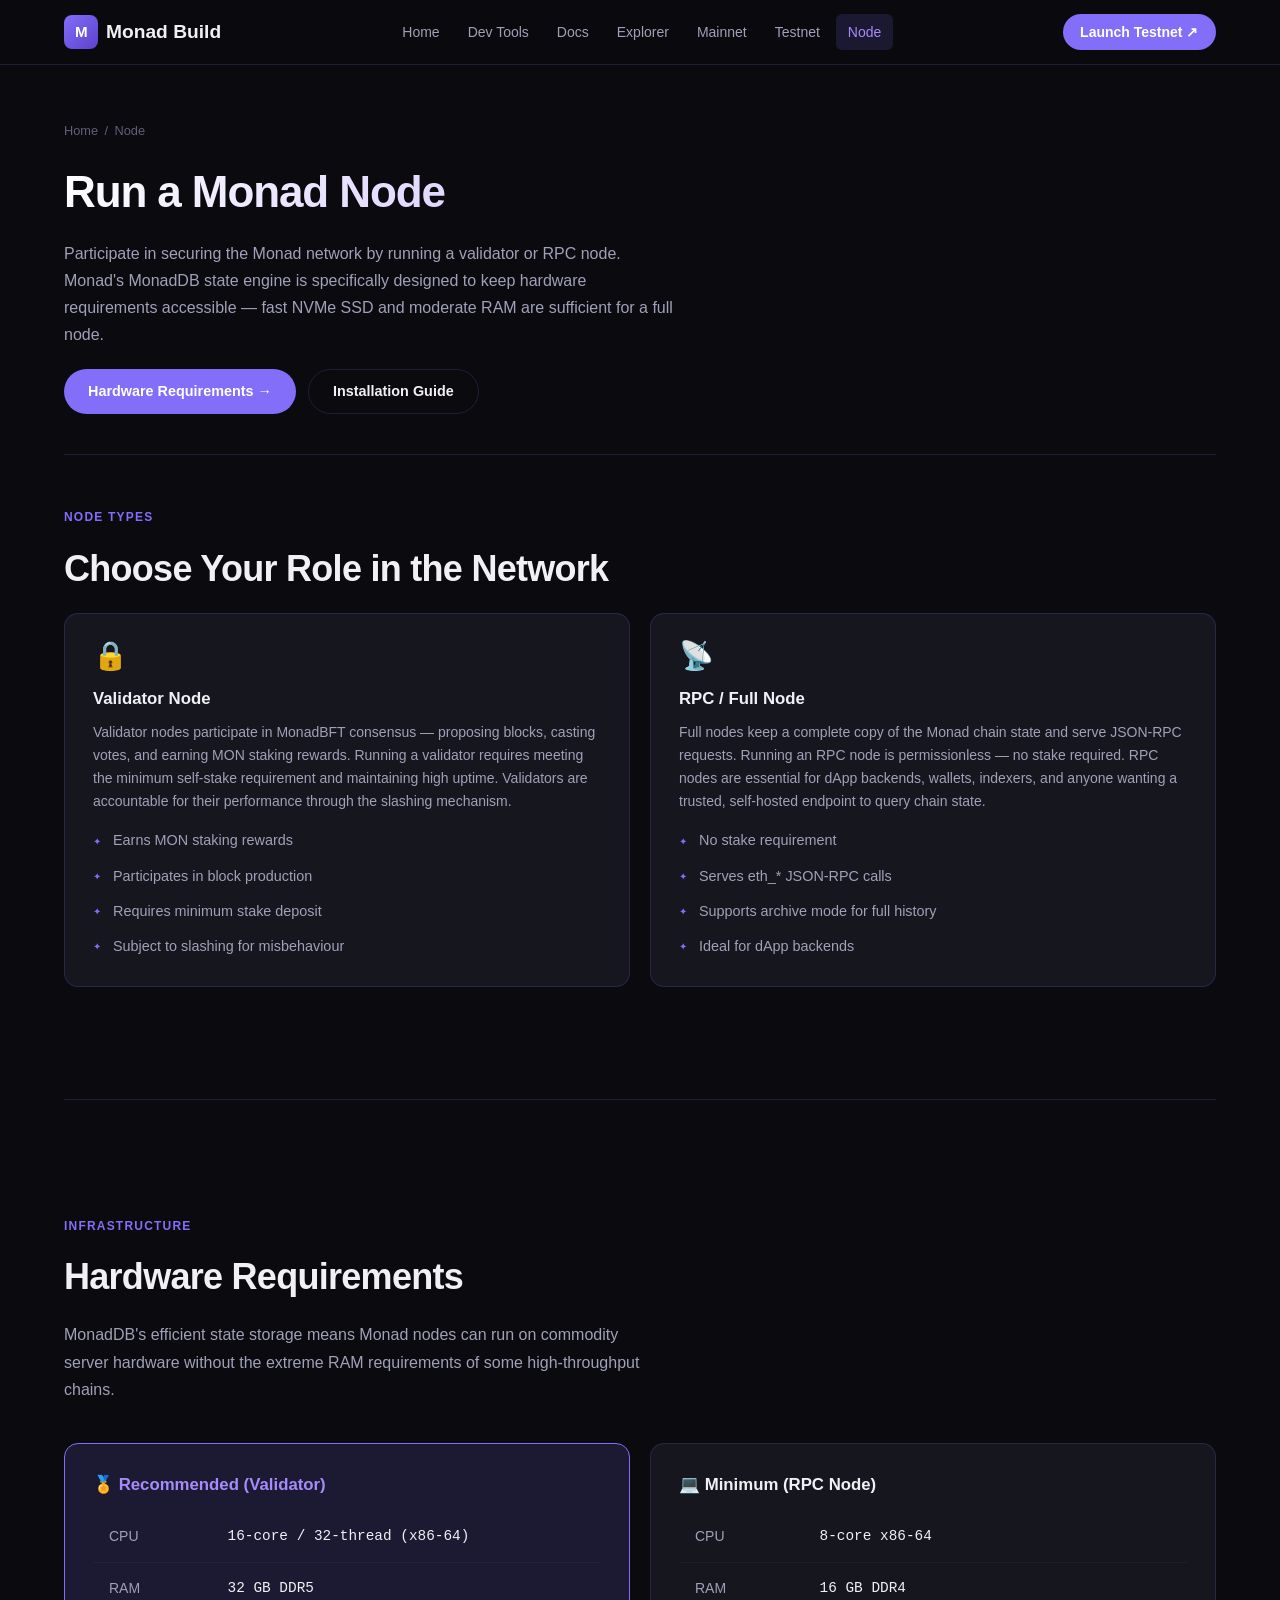
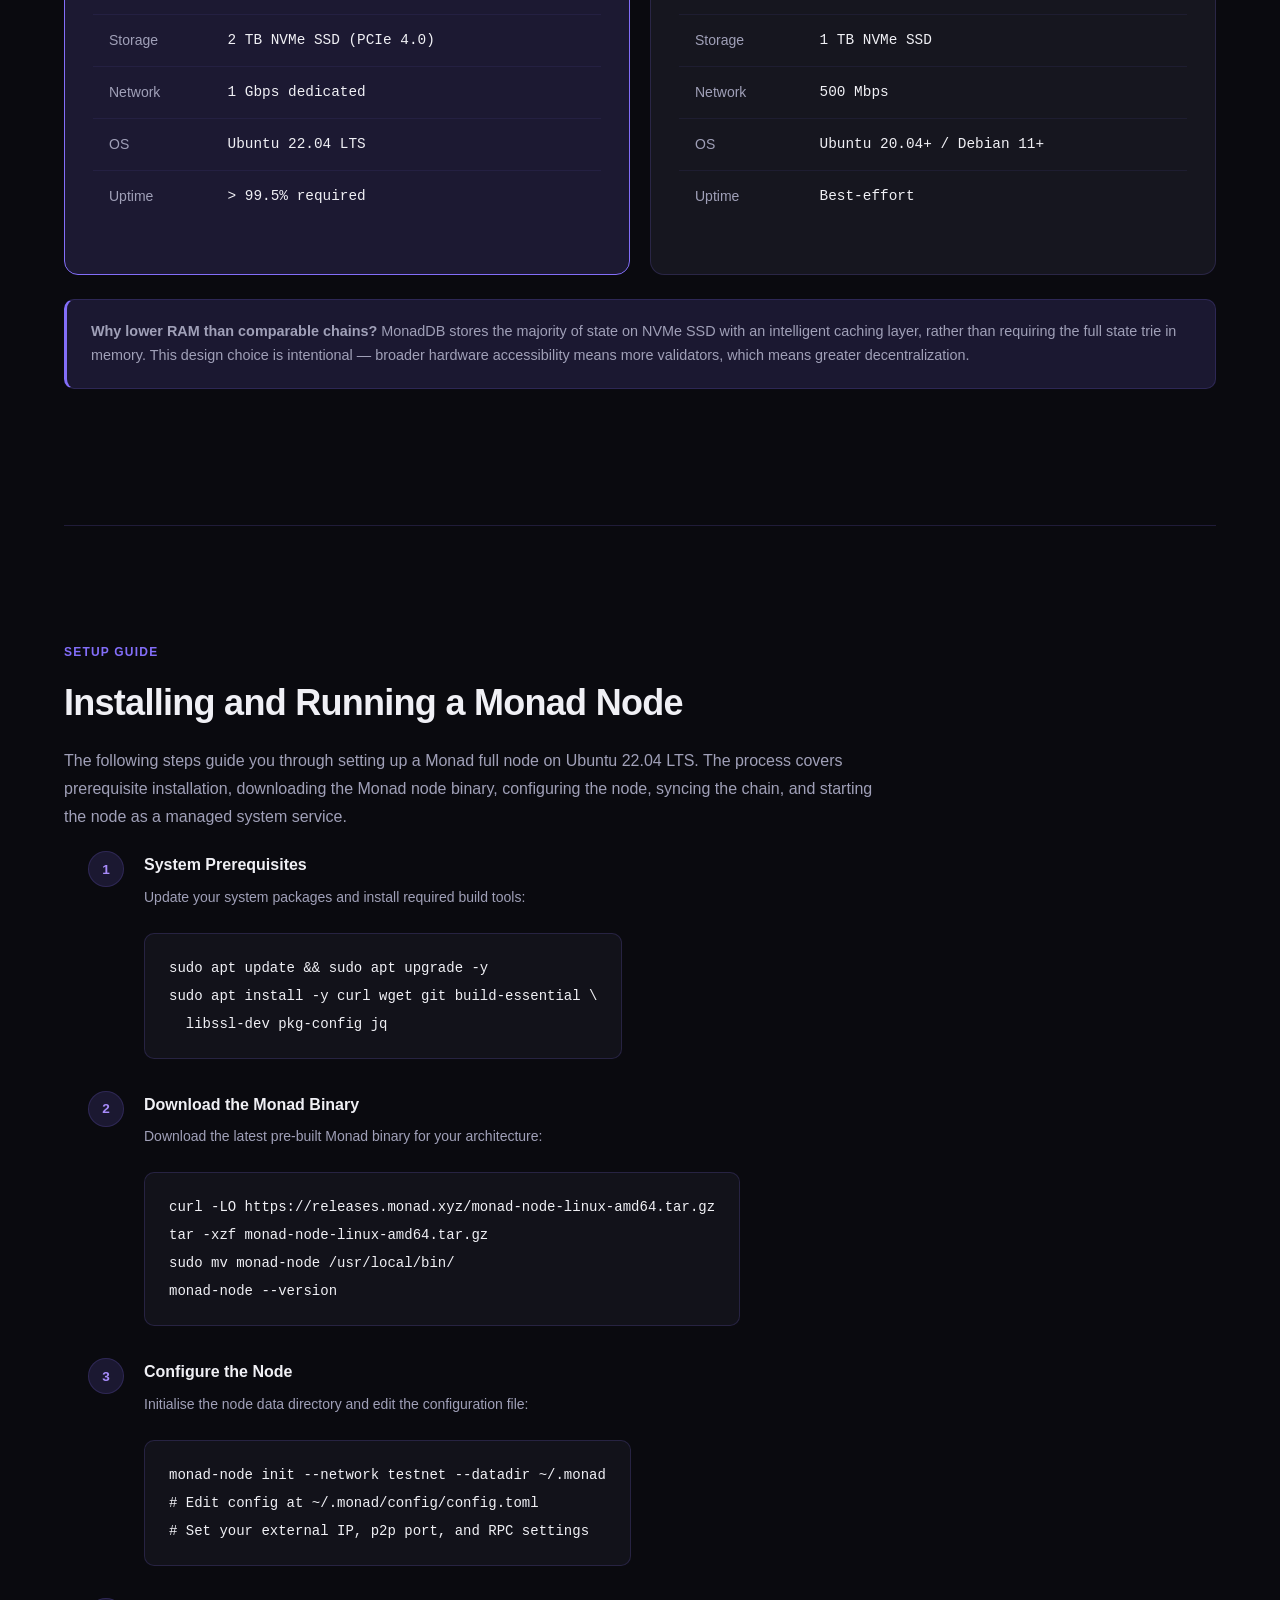
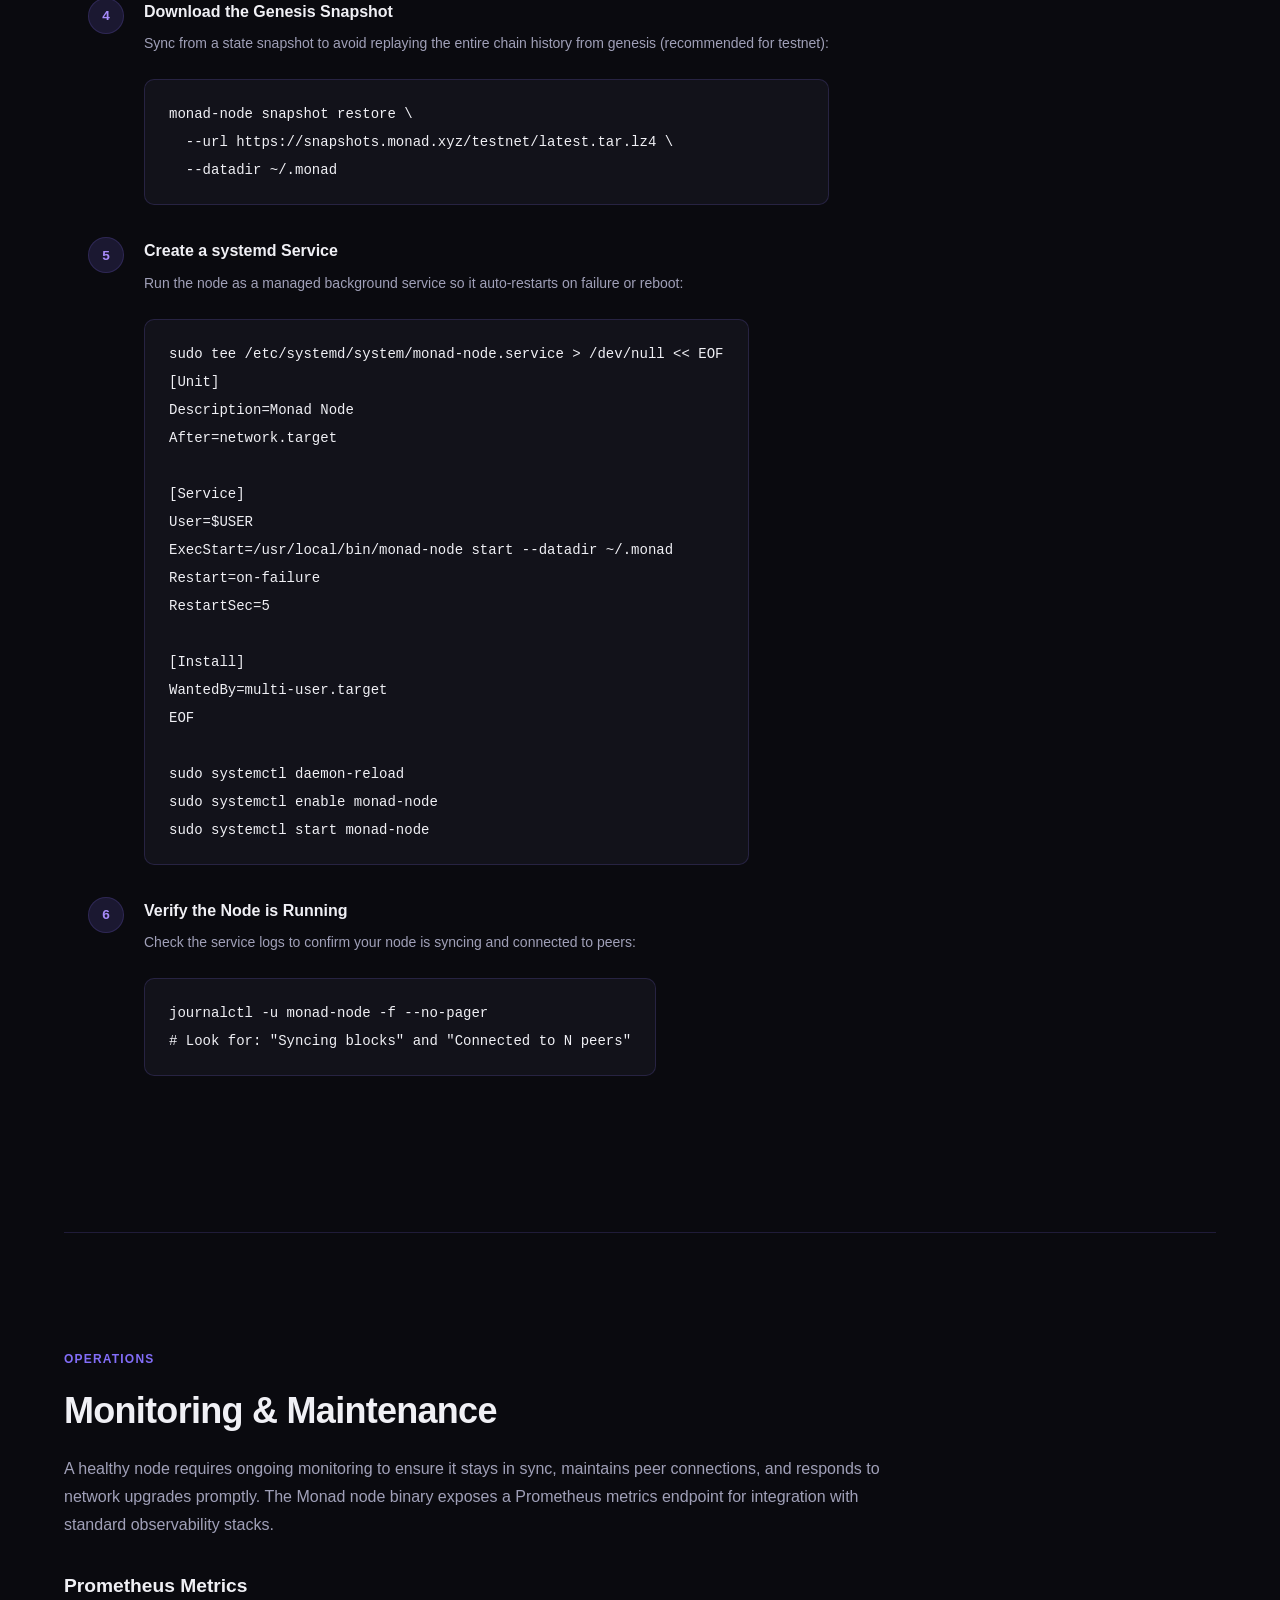
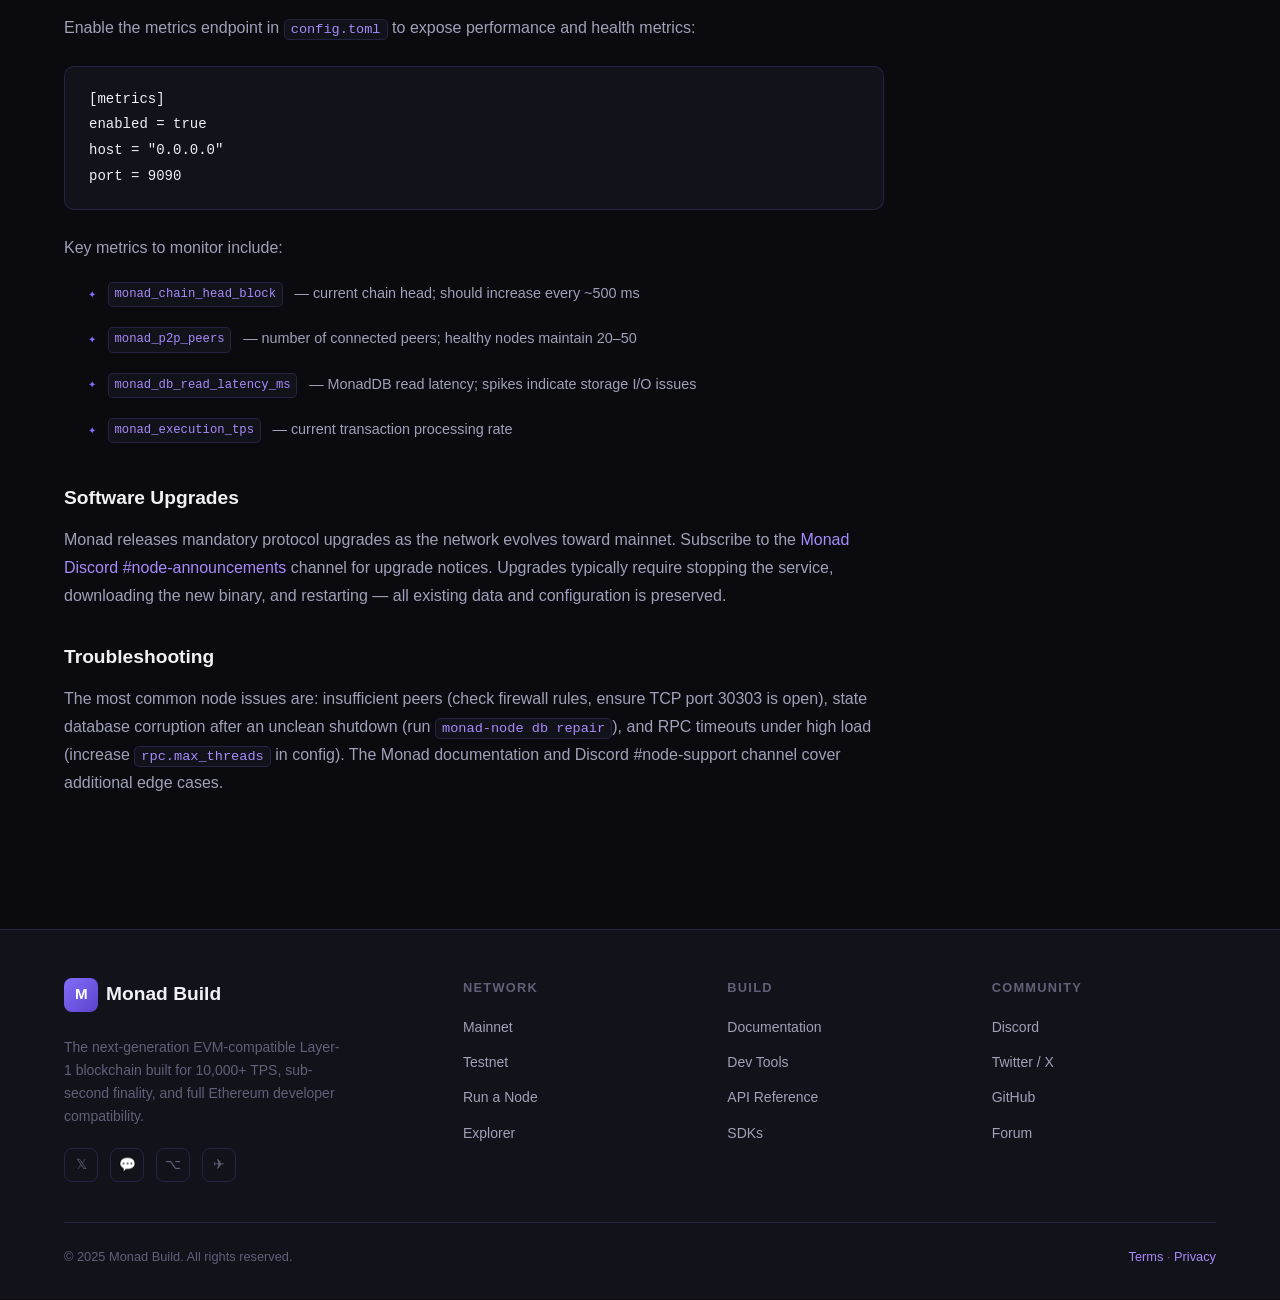
<file: node.html>
<!DOCTYPE html>
<html lang="en" class="dark" style="color-scheme: dark;">
<head>
  <meta charset="UTF-8">
  <meta name="viewport" content="width=device-width, initial-scale=1">
  <title>Run a Node — Monad Build</title>
  <meta name="description" content="Hardware requirements, installation guide, configuration, and monitoring for running a Monad validator or RPC node.">
  <link rel="stylesheet" href="monad.css">
</head>
<body>
<div class="site-wrapper">

  <header class="site-header">
    <div class="container">
      <div class="header-inner">
        <a href="index.html" class="logo"><span class="logo-mark">M</span>Monad Build</a>
        <nav class="site-nav" id="site-nav">
          <a href="index.html">Home</a>
          <a href="development-tools.html">Dev Tools</a>
          <a href="documentation.html">Docs</a>
          <a href="explorer.html">Explorer</a>
          <a href="mainnet.html">Mainnet</a>
          <a href="testnet.html">Testnet</a>
          <a href="node.html" class="active">Node</a>
        </nav>
        <a href="testnet.html" class="header-cta">Launch Testnet &#8599;</a>
        <button class="mobile-menu-btn" onclick="document.getElementById('site-nav').classList.toggle('open')" aria-label="Toggle menu">
          <svg width="18" height="14" viewBox="0 0 18 14" fill="none"><rect y="0" width="18" height="2" rx="1" fill="currentColor"/><rect y="6" width="18" height="2" rx="1" fill="currentColor"/><rect y="12" width="18" height="2" rx="1" fill="currentColor"/></svg>
        </button>
      </div>
    </div>
  </header>

  <main class="site-main">
    <div class="container">

      <div class="page-hero">
        <div class="breadcrumb"><a href="index.html">Home</a><span>/</span>Node</div>
        <h1>Run a Monad Node</h1>
        <p>Participate in securing the Monad network by running a validator or RPC node. Monad's MonadDB state engine is specifically designed to keep hardware requirements accessible — fast NVMe SSD and moderate RAM are sufficient for a full node.</p>
        <div style="display:flex;gap:0.75rem;flex-wrap:wrap;">
          <a href="#hardware" class="btn btn-primary">Hardware Requirements &#8594;</a>
          <a href="#install" class="btn btn-secondary">Installation Guide</a>
        </div>
      </div>

      <!-- Node Types -->
      <section class="section" style="padding-top:0;">
        <span class="section-label">Node Types</span>
        <h2 class="section-title">Choose Your Role in the Network</h2>
        <div class="card-grid card-grid-2">
          <div class="card">
            <div class="card-icon">&#128274;</div>
            <h3>Validator Node</h3>
            <p>Validator nodes participate in MonadBFT consensus — proposing blocks, casting votes, and earning MON staking rewards. Running a validator requires meeting the minimum self-stake requirement and maintaining high uptime. Validators are accountable for their performance through the slashing mechanism.</p>
            <ul class="feature-list" style="margin-top:1rem;">
              <li>Earns MON staking rewards</li>
              <li>Participates in block production</li>
              <li>Requires minimum stake deposit</li>
              <li>Subject to slashing for misbehaviour</li>
            </ul>
          </div>
          <div class="card">
            <div class="card-icon">&#128225;</div>
            <h3>RPC / Full Node</h3>
            <p>Full nodes keep a complete copy of the Monad chain state and serve JSON-RPC requests. Running an RPC node is permissionless — no stake required. RPC nodes are essential for dApp backends, wallets, indexers, and anyone wanting a trusted, self-hosted endpoint to query chain state.</p>
            <ul class="feature-list" style="margin-top:1rem;">
              <li>No stake requirement</li>
              <li>Serves eth_* JSON-RPC calls</li>
              <li>Supports archive mode for full history</li>
              <li>Ideal for dApp backends</li>
            </ul>
          </div>
        </div>
      </section>

      <hr class="section-divider">

      <!-- Hardware -->
      <section class="section" id="hardware">
        <span class="section-label">Infrastructure</span>
        <h2 class="section-title">Hardware Requirements</h2>
        <p class="section-subtitle">MonadDB's efficient state storage means Monad nodes can run on commodity server hardware without the extreme RAM requirements of some high-throughput chains.</p>

        <div class="card-grid card-grid-2">
          <div class="card" style="border-color:var(--purple);background:var(--purple-glow);">
            <h3 style="color:var(--purple-light);">&#127941; Recommended (Validator)</h3>
            <table class="net-table" style="margin-top:0.75rem;">
              <tbody>
                <tr><td>CPU</td><td class="val">16-core / 32-thread (x86-64)</td></tr>
                <tr><td>RAM</td><td class="val">32 GB DDR5</td></tr>
                <tr><td>Storage</td><td class="val">2 TB NVMe SSD (PCIe 4.0)</td></tr>
                <tr><td>Network</td><td class="val">1 Gbps dedicated</td></tr>
                <tr><td>OS</td><td class="val">Ubuntu 22.04 LTS</td></tr>
                <tr><td>Uptime</td><td class="val">&gt; 99.5% required</td></tr>
              </tbody>
            </table>
          </div>
          <div class="card">
            <h3>&#128187; Minimum (RPC Node)</h3>
            <table class="net-table" style="margin-top:0.75rem;">
              <tbody>
                <tr><td>CPU</td><td class="val">8-core x86-64</td></tr>
                <tr><td>RAM</td><td class="val">16 GB DDR4</td></tr>
                <tr><td>Storage</td><td class="val">1 TB NVMe SSD</td></tr>
                <tr><td>Network</td><td class="val">500 Mbps</td></tr>
                <tr><td>OS</td><td class="val">Ubuntu 20.04+ / Debian 11+</td></tr>
                <tr><td>Uptime</td><td class="val">Best-effort</td></tr>
              </tbody>
            </table>
          </div>
        </div>

        <div class="highlight-box" style="margin-top:1.5rem;">
          <p><strong>Why lower RAM than comparable chains?</strong> MonadDB stores the majority of state on NVMe SSD with an intelligent caching layer, rather than requiring the full state trie in memory. This design choice is intentional — broader hardware accessibility means more validators, which means greater decentralization.</p>
        </div>
      </section>

      <hr class="section-divider">

      <!-- Installation -->
      <section class="section" id="install">
        <span class="section-label">Setup Guide</span>
        <h2 class="section-title">Installing and Running a Monad Node</h2>
        <div class="prose-section">
          <p>The following steps guide you through setting up a Monad full node on Ubuntu 22.04 LTS. The process covers prerequisite installation, downloading the Monad node binary, configuring the node, syncing the chain, and starting the node as a managed system service.</p>

          <ol class="steps">
            <li class="step">
              <div class="step-num"></div>
              <div class="step-body">
                <h4>System Prerequisites</h4>
                <p>Update your system packages and install required build tools:</p>
                <pre><code>sudo apt update && sudo apt upgrade -y
sudo apt install -y curl wget git build-essential \
  libssl-dev pkg-config jq</code></pre>
              </div>
            </li>
            <li class="step">
              <div class="step-num"></div>
              <div class="step-body">
                <h4>Download the Monad Binary</h4>
                <p>Download the latest pre-built Monad binary for your architecture:</p>
                <pre><code>curl -LO https://releases.monad.xyz/monad-node-linux-amd64.tar.gz
tar -xzf monad-node-linux-amd64.tar.gz
sudo mv monad-node /usr/local/bin/
monad-node --version</code></pre>
              </div>
            </li>
            <li class="step">
              <div class="step-num"></div>
              <div class="step-body">
                <h4>Configure the Node</h4>
                <p>Initialise the node data directory and edit the configuration file:</p>
                <pre><code>monad-node init --network testnet --datadir ~/.monad
# Edit config at ~/.monad/config/config.toml
# Set your external IP, p2p port, and RPC settings</code></pre>
              </div>
            </li>
            <li class="step">
              <div class="step-num"></div>
              <div class="step-body">
                <h4>Download the Genesis Snapshot</h4>
                <p>Sync from a state snapshot to avoid replaying the entire chain history from genesis (recommended for testnet):</p>
                <pre><code>monad-node snapshot restore \
  --url https://snapshots.monad.xyz/testnet/latest.tar.lz4 \
  --datadir ~/.monad</code></pre>
              </div>
            </li>
            <li class="step">
              <div class="step-num"></div>
              <div class="step-body">
                <h4>Create a systemd Service</h4>
                <p>Run the node as a managed background service so it auto-restarts on failure or reboot:</p>
                <pre><code>sudo tee /etc/systemd/system/monad-node.service &gt; /dev/null &lt;&lt; EOF
[Unit]
Description=Monad Node
After=network.target

[Service]
User=$USER
ExecStart=/usr/local/bin/monad-node start --datadir ~/.monad
Restart=on-failure
RestartSec=5

[Install]
WantedBy=multi-user.target
EOF

sudo systemctl daemon-reload
sudo systemctl enable monad-node
sudo systemctl start monad-node</code></pre>
              </div>
            </li>
            <li class="step">
              <div class="step-num"></div>
              <div class="step-body">
                <h4>Verify the Node is Running</h4>
                <p>Check the service logs to confirm your node is syncing and connected to peers:</p>
                <pre><code>journalctl -u monad-node -f --no-pager
# Look for: "Syncing blocks" and "Connected to N peers"</code></pre>
              </div>
            </li>
          </ol>
        </div>
      </section>

      <hr class="section-divider">

      <!-- Monitoring -->
      <section class="section">
        <span class="section-label">Operations</span>
        <h2 class="section-title">Monitoring &amp; Maintenance</h2>
        <div class="prose-section">
          <p>A healthy node requires ongoing monitoring to ensure it stays in sync, maintains peer connections, and responds to network upgrades promptly. The Monad node binary exposes a Prometheus metrics endpoint for integration with standard observability stacks.</p>

          <h3>Prometheus Metrics</h3>
          <p>Enable the metrics endpoint in <code>config.toml</code> to expose performance and health metrics:</p>
          <pre><code>[metrics]
enabled = true
host = "0.0.0.0"
port = 9090</code></pre>
          <p>Key metrics to monitor include:</p>
          <ul class="feature-list">
            <li><code>monad_chain_head_block</code> — current chain head; should increase every ~500 ms</li>
            <li><code>monad_p2p_peers</code> — number of connected peers; healthy nodes maintain 20–50</li>
            <li><code>monad_db_read_latency_ms</code> — MonadDB read latency; spikes indicate storage I/O issues</li>
            <li><code>monad_execution_tps</code> — current transaction processing rate</li>
          </ul>

          <h3>Software Upgrades</h3>
          <p>Monad releases mandatory protocol upgrades as the network evolves toward mainnet. Subscribe to the <a href="https://discord.gg/monad" target="_blank" rel="noopener">Monad Discord #node-announcements</a> channel for upgrade notices. Upgrades typically require stopping the service, downloading the new binary, and restarting — all existing data and configuration is preserved.</p>

          <h3>Troubleshooting</h3>
          <p>The most common node issues are: insufficient peers (check firewall rules, ensure TCP port 30303 is open), state database corruption after an unclean shutdown (run <code>monad-node db repair</code>), and RPC timeouts under high load (increase <code>rpc.max_threads</code> in config). The Monad documentation and Discord #node-support channel cover additional edge cases.</p>
        </div>
      </section>

    </div>
  </main>

  <footer class="site-footer">
    <div class="container">
      <div class="footer-grid">
        <div class="footer-brand">
          <a href="index.html" class="logo" style="margin-bottom:0.75rem;display:inline-flex;"><span class="logo-mark">M</span> Monad Build</a>
          <p>The next-generation EVM-compatible Layer-1 blockchain built for 10,000+ TPS, sub-second finality, and full Ethereum developer compatibility.</p>
          <div class="footer-socials">
            <a href="https://twitter.com/monad_xyz" target="_blank" rel="noopener" title="X / Twitter">&#x1D54F;</a>
            <a href="https://discord.gg/monad" target="_blank" rel="noopener" title="Discord">&#128172;</a>
            <a href="https://github.com/monad-lab" target="_blank" rel="noopener" title="GitHub">&#8997;</a>
            <a href="https://t.me/monad_xyz" target="_blank" rel="noopener" title="Telegram">&#9992;</a>
          </div>
        </div>
        <div class="footer-col">
          <h5>Network</h5>
          <ul>
            <li><a href="mainnet.html">Mainnet</a></li>
            <li><a href="testnet.html">Testnet</a></li>
            <li><a href="node.html">Run a Node</a></li>
            <li><a href="explorer.html">Explorer</a></li>
          </ul>
        </div>
        <div class="footer-col">
          <h5>Build</h5>
          <ul>
            <li><a href="documentation.html">Documentation</a></li>
            <li><a href="development-tools.html">Dev Tools</a></li>
            <li><a href="documentation.html#api">API Reference</a></li>
            <li><a href="development-tools.html#sdk">SDKs</a></li>
          </ul>
        </div>
        <div class="footer-col">
          <h5>Community</h5>
          <ul>
            <li><a href="https://discord.gg/monad" target="_blank" rel="noopener">Discord</a></li>
            <li><a href="https://twitter.com/monad_xyz" target="_blank" rel="noopener">Twitter / X</a></li>
            <li><a href="https://github.com/monad-lab" target="_blank" rel="noopener">GitHub</a></li>
            <li><a href="https://forum.monad.xyz" target="_blank" rel="noopener">Forum</a></li>
          </ul>
        </div>
      </div>
      <div class="footer-bottom">
        <p>&copy; 2025 Monad Build. All rights reserved.</p>
        <p><a href="documentation.html">Terms</a> &middot; <a href="documentation.html">Privacy</a></p>
      </div>
    </div>
  </footer>

</div>
</body>
</html>
</file>
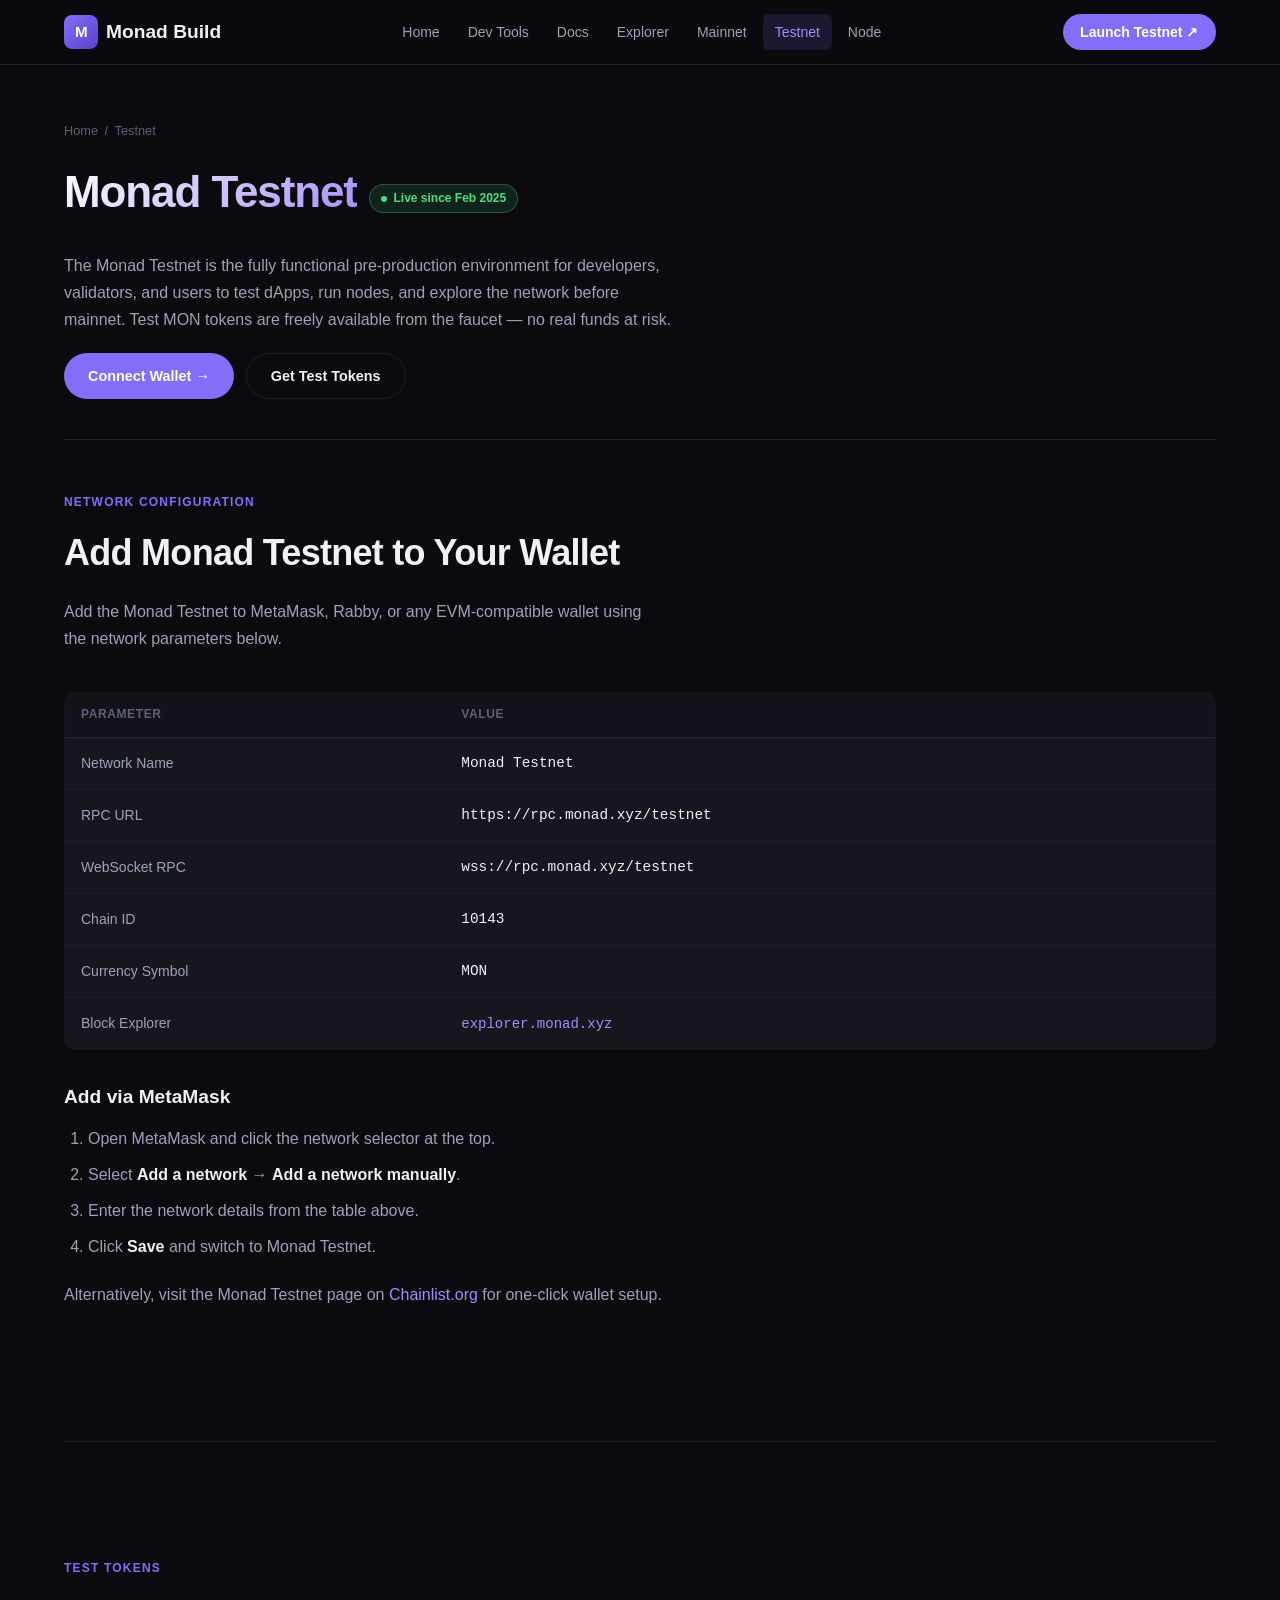
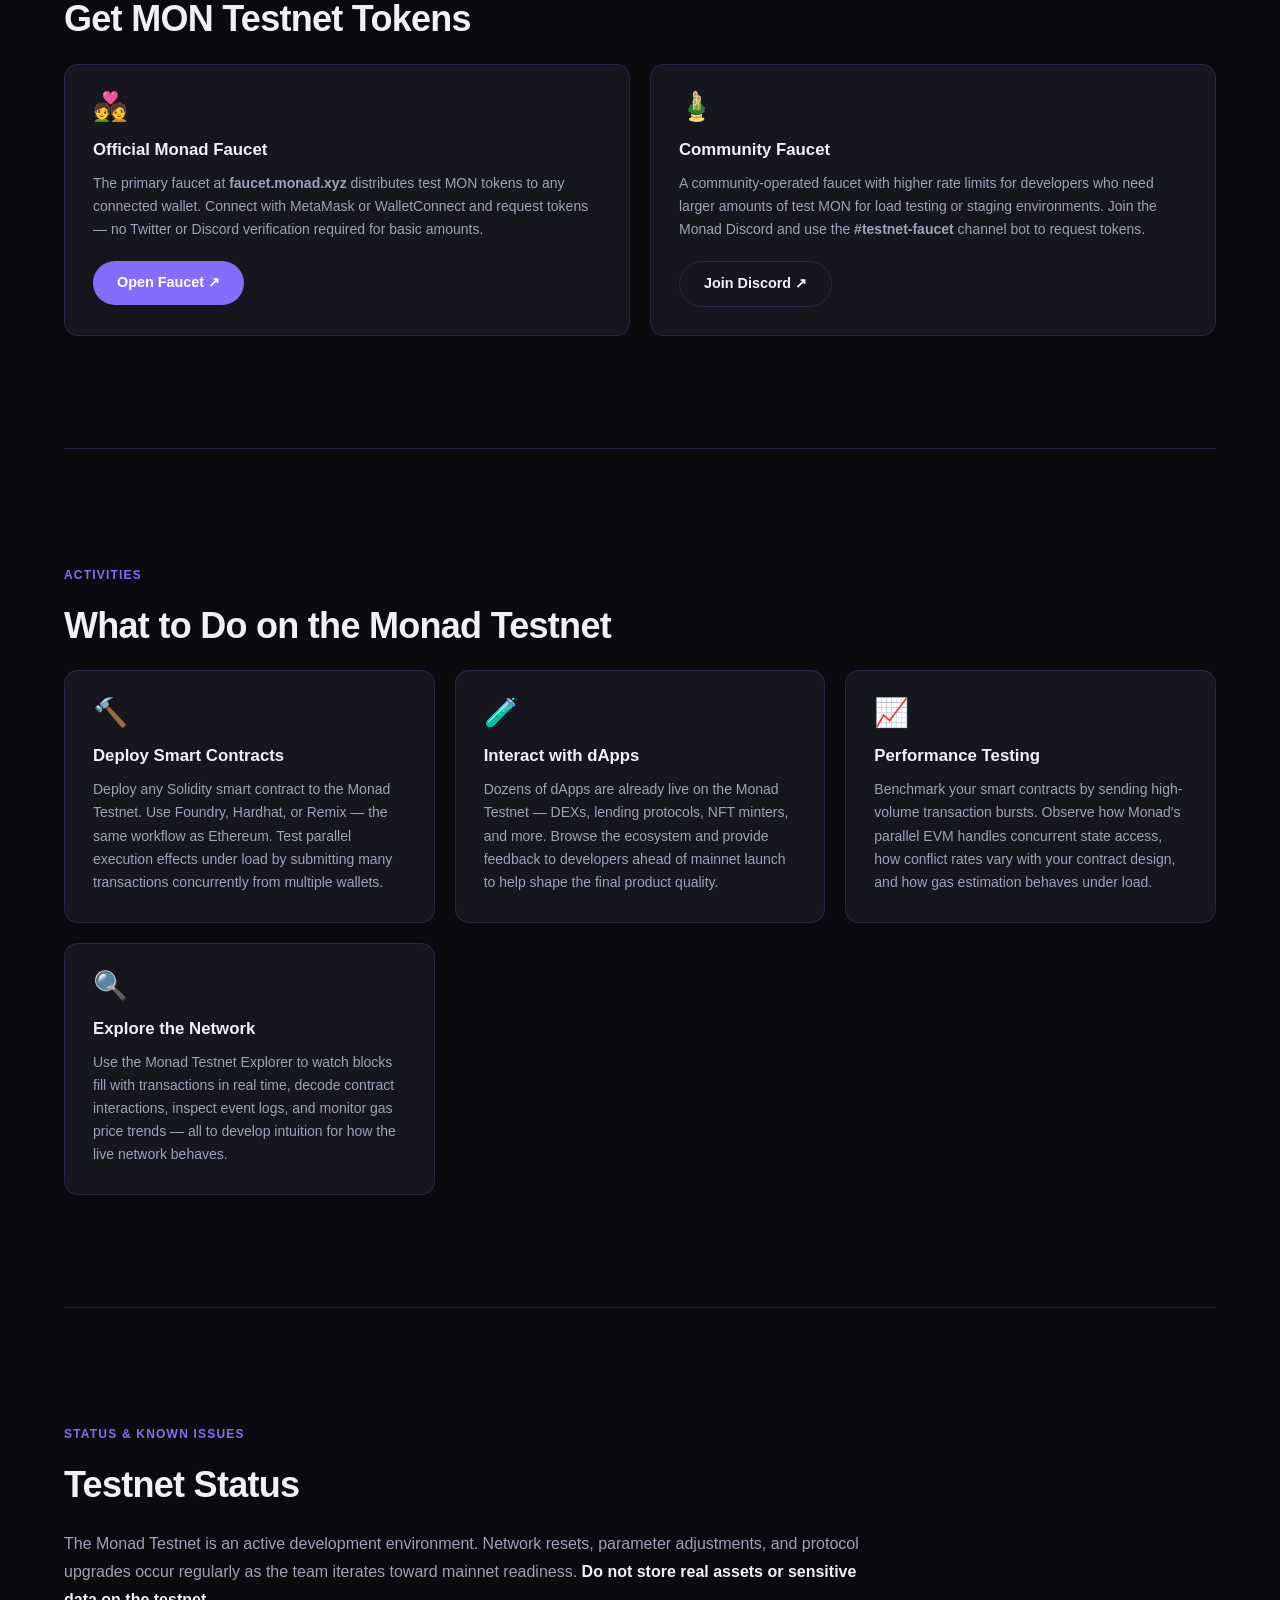
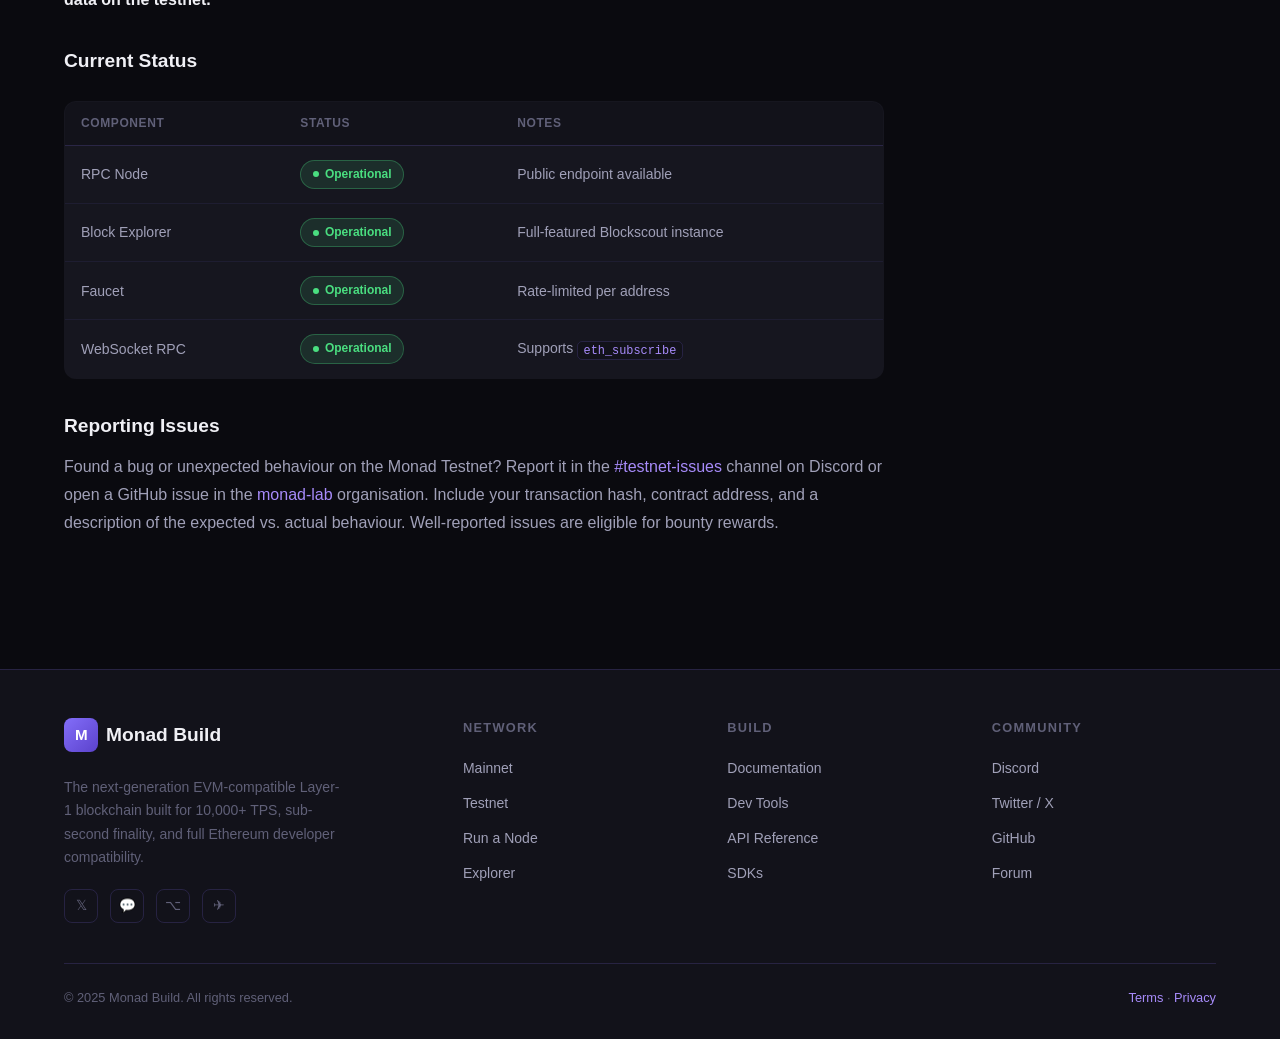
<file: testnet.html>
<!DOCTYPE html>
<html lang="en" class="dark" style="color-scheme: dark;">
<head>
  <meta charset="UTF-8">
  <meta name="viewport" content="width=device-width, initial-scale=1">
  <title>Testnet — Monad Build</title>
  <meta name="description" content="Connect to the Monad Testnet, claim test tokens, deploy contracts, and explore the network before mainnet launch.">
  <link rel="stylesheet" href="monad.css">
</head>
<body>
<div class="site-wrapper">

  <header class="site-header">
    <div class="container">
      <div class="header-inner">
        <a href="index.html" class="logo"><span class="logo-mark">M</span>Monad Build</a>
        <nav class="site-nav" id="site-nav">
          <a href="index.html">Home</a>
          <a href="development-tools.html">Dev Tools</a>
          <a href="documentation.html">Docs</a>
          <a href="explorer.html">Explorer</a>
          <a href="mainnet.html">Mainnet</a>
          <a href="testnet.html" class="active">Testnet</a>
          <a href="node.html">Node</a>
        </nav>
        <a href="testnet.html" class="header-cta">Launch Testnet &#8599;</a>
        <button class="mobile-menu-btn" onclick="document.getElementById('site-nav').classList.toggle('open')" aria-label="Toggle menu">
          <svg width="18" height="14" viewBox="0 0 18 14" fill="none"><rect y="0" width="18" height="2" rx="1" fill="currentColor"/><rect y="6" width="18" height="2" rx="1" fill="currentColor"/><rect y="12" width="18" height="2" rx="1" fill="currentColor"/></svg>
        </button>
      </div>
    </div>
  </header>

  <main class="site-main">
    <div class="container">

      <div class="page-hero">
        <div class="breadcrumb"><a href="index.html">Home</a><span>/</span>Testnet</div>
        <div class="flex items-center gap-3" style="flex-wrap:wrap;margin-bottom:0.75rem;">
          <h1>Monad Testnet</h1>
          <span class="status-badge status-live"><span class="status-dot"></span>Live since Feb 2025</span>
        </div>
        <p>The Monad Testnet is the fully functional pre-production environment for developers, validators, and users to test dApps, run nodes, and explore the network before mainnet. Test MON tokens are freely available from the faucet — no real funds at risk.</p>
        <div style="display:flex;gap:0.75rem;flex-wrap:wrap;">
          <a href="#connect" class="btn btn-primary">Connect Wallet &#8594;</a>
          <a href="#faucet" class="btn btn-secondary">Get Test Tokens</a>
        </div>
      </div>

      <!-- Network Config -->
      <section class="section" style="padding-top:0;" id="connect">
        <span class="section-label">Network Configuration</span>
        <h2 class="section-title">Add Monad Testnet to Your Wallet</h2>
        <p class="section-subtitle">Add the Monad Testnet to MetaMask, Rabby, or any EVM-compatible wallet using the network parameters below.</p>

        <table class="net-table" style="background:var(--bg-card);border-radius:12px;overflow:hidden;border:1px solid var(--border-color);">
          <thead>
            <tr><th>Parameter</th><th>Value</th></tr>
          </thead>
          <tbody>
            <tr><td>Network Name</td><td class="val">Monad Testnet</td></tr>
            <tr><td>RPC URL</td><td class="val">https://rpc.monad.xyz/testnet</td></tr>
            <tr><td>WebSocket RPC</td><td class="val">wss://rpc.monad.xyz/testnet</td></tr>
            <tr><td>Chain ID</td><td class="val">10143</td></tr>
            <tr><td>Currency Symbol</td><td class="val">MON</td></tr>
            <tr><td>Block Explorer</td><td><a href="https://explorer.monad.xyz" target="_blank" rel="noopener" style="font-family:monospace;">explorer.monad.xyz</a></td></tr>
          </tbody>
        </table>

        <div class="prose-section" style="margin-top:1.5rem;">
          <h3>Add via MetaMask</h3>
          <ol>
            <li>Open MetaMask and click the network selector at the top.</li>
            <li>Select <strong>Add a network</strong> &rarr; <strong>Add a network manually</strong>.</li>
            <li>Enter the network details from the table above.</li>
            <li>Click <strong>Save</strong> and switch to Monad Testnet.</li>
          </ol>
          <p>Alternatively, visit the Monad Testnet page on <a href="https://chainlist.org/?search=monad" target="_blank" rel="noopener">Chainlist.org</a> for one-click wallet setup.</p>
        </div>
      </section>

      <hr class="section-divider">

      <!-- Faucet -->
      <section class="section" id="faucet">
        <span class="section-label">Test Tokens</span>
        <h2 class="section-title">Get MON Testnet Tokens</h2>
        <div class="card-grid card-grid-2">
          <div class="card">
            <div class="card-icon">&#128145;</div>
            <h3>Official Monad Faucet</h3>
            <p>The primary faucet at <strong>faucet.monad.xyz</strong> distributes test MON tokens to any connected wallet. Connect with MetaMask or WalletConnect and request tokens — no Twitter or Discord verification required for basic amounts.</p>
            <a href="https://faucet.monad.xyz" target="_blank" rel="noopener" class="btn btn-primary" style="margin-top:1.25rem;display:inline-flex;">Open Faucet &#8599;</a>
          </div>
          <div class="card">
            <div class="card-icon">&#127885;</div>
            <h3>Community Faucet</h3>
            <p>A community-operated faucet with higher rate limits for developers who need larger amounts of test MON for load testing or staging environments. Join the Monad Discord and use the <strong>#testnet-faucet</strong> channel bot to request tokens.</p>
            <a href="https://discord.gg/monad" target="_blank" rel="noopener" class="btn btn-secondary" style="margin-top:1.25rem;display:inline-flex;">Join Discord &#8599;</a>
          </div>
        </div>
      </section>

      <hr class="section-divider">

      <!-- What to do on testnet -->
      <section class="section">
        <span class="section-label">Activities</span>
        <h2 class="section-title">What to Do on the Monad Testnet</h2>
        <div class="card-grid">
          <div class="card">
            <div class="card-icon">&#128296;</div>
            <h3>Deploy Smart Contracts</h3>
            <p>Deploy any Solidity smart contract to the Monad Testnet. Use Foundry, Hardhat, or Remix — the same workflow as Ethereum. Test parallel execution effects under load by submitting many transactions concurrently from multiple wallets.</p>
          </div>
          <div class="card">
            <div class="card-icon">&#129514;</div>
            <h3>Interact with dApps</h3>
            <p>Dozens of dApps are already live on the Monad Testnet — DEXs, lending protocols, NFT minters, and more. Browse the ecosystem and provide feedback to developers ahead of mainnet launch to help shape the final product quality.</p>
          </div>
          <div class="card">
            <div class="card-icon">&#128200;</div>
            <h3>Performance Testing</h3>
            <p>Benchmark your smart contracts by sending high-volume transaction bursts. Observe how Monad's parallel EVM handles concurrent state access, how conflict rates vary with your contract design, and how gas estimation behaves under load.</p>
          </div>
          <div class="card">
            <div class="card-icon">&#128269;</div>
            <h3>Explore the Network</h3>
            <p>Use the Monad Testnet Explorer to watch blocks fill with transactions in real time, decode contract interactions, inspect event logs, and monitor gas price trends — all to develop intuition for how the live network behaves.</p>
          </div>
        </div>
      </section>

      <hr class="section-divider">

      <!-- Known Issues -->
      <section class="section">
        <span class="section-label">Status &amp; Known Issues</span>
        <h2 class="section-title">Testnet Status</h2>
        <div class="prose-section">
          <p>The Monad Testnet is an active development environment. Network resets, parameter adjustments, and protocol upgrades occur regularly as the team iterates toward mainnet readiness. <strong>Do not store real assets or sensitive data on the testnet.</strong></p>

          <h3>Current Status</h3>
          <table class="net-table" style="background:var(--bg-card);border-radius:12px;overflow:hidden;border:1px solid var(--border-color);">
            <thead>
              <tr><th>Component</th><th>Status</th><th>Notes</th></tr>
            </thead>
            <tbody>
              <tr>
                <td>RPC Node</td>
                <td><span class="status-badge status-live"><span class="status-dot"></span>Operational</span></td>
                <td>Public endpoint available</td>
              </tr>
              <tr>
                <td>Block Explorer</td>
                <td><span class="status-badge status-live"><span class="status-dot"></span>Operational</span></td>
                <td>Full-featured Blockscout instance</td>
              </tr>
              <tr>
                <td>Faucet</td>
                <td><span class="status-badge status-live"><span class="status-dot"></span>Operational</span></td>
                <td>Rate-limited per address</td>
              </tr>
              <tr>
                <td>WebSocket RPC</td>
                <td><span class="status-badge status-live"><span class="status-dot"></span>Operational</span></td>
                <td>Supports <code>eth_subscribe</code></td>
              </tr>
            </tbody>
          </table>

          <h3>Reporting Issues</h3>
          <p>Found a bug or unexpected behaviour on the Monad Testnet? Report it in the <a href="https://discord.gg/monad" target="_blank" rel="noopener">#testnet-issues</a> channel on Discord or open a GitHub issue in the <a href="https://github.com/monad-lab" target="_blank" rel="noopener">monad-lab</a> organisation. Include your transaction hash, contract address, and a description of the expected vs. actual behaviour. Well-reported issues are eligible for bounty rewards.</p>
        </div>
      </section>

    </div>
  </main>

  <footer class="site-footer">
    <div class="container">
      <div class="footer-grid">
        <div class="footer-brand">
          <a href="index.html" class="logo" style="margin-bottom:0.75rem;display:inline-flex;"><span class="logo-mark">M</span> Monad Build</a>
          <p>The next-generation EVM-compatible Layer-1 blockchain built for 10,000+ TPS, sub-second finality, and full Ethereum developer compatibility.</p>
          <div class="footer-socials">
            <a href="https://twitter.com/monad_xyz" target="_blank" rel="noopener" title="X / Twitter">&#x1D54F;</a>
            <a href="https://discord.gg/monad" target="_blank" rel="noopener" title="Discord">&#128172;</a>
            <a href="https://github.com/monad-lab" target="_blank" rel="noopener" title="GitHub">&#8997;</a>
            <a href="https://t.me/monad_xyz" target="_blank" rel="noopener" title="Telegram">&#9992;</a>
          </div>
        </div>
        <div class="footer-col">
          <h5>Network</h5>
          <ul>
            <li><a href="mainnet.html">Mainnet</a></li>
            <li><a href="testnet.html">Testnet</a></li>
            <li><a href="node.html">Run a Node</a></li>
            <li><a href="explorer.html">Explorer</a></li>
          </ul>
        </div>
        <div class="footer-col">
          <h5>Build</h5>
          <ul>
            <li><a href="documentation.html">Documentation</a></li>
            <li><a href="development-tools.html">Dev Tools</a></li>
            <li><a href="documentation.html#api">API Reference</a></li>
            <li><a href="development-tools.html#sdk">SDKs</a></li>
          </ul>
        </div>
        <div class="footer-col">
          <h5>Community</h5>
          <ul>
            <li><a href="https://discord.gg/monad" target="_blank" rel="noopener">Discord</a></li>
            <li><a href="https://twitter.com/monad_xyz" target="_blank" rel="noopener">Twitter / X</a></li>
            <li><a href="https://github.com/monad-lab" target="_blank" rel="noopener">GitHub</a></li>
            <li><a href="https://forum.monad.xyz" target="_blank" rel="noopener">Forum</a></li>
          </ul>
        </div>
      </div>
      <div class="footer-bottom">
        <p>&copy; 2025 Monad Build. All rights reserved.</p>
        <p><a href="documentation.html">Terms</a> &middot; <a href="documentation.html">Privacy</a></p>
      </div>
    </div>
  </footer>

</div>
</body>
</html>
</file>
<file: monad.css>
/* Monad Build — Custom Site Styles */
:root {
  --bg-primary: #0a0a0f;
  --bg-secondary: #12121a;
  --bg-card: #16161f;
  --bg-card-hover: #1c1c28;
  --border-color: rgba(131, 110, 249, 0.18);
  --border-hover: rgba(131, 110, 249, 0.45);
  --purple: #836ef9;
  --purple-light: #a78bfa;
  --purple-glow: rgba(131, 110, 249, 0.15);
  --text-primary: #f0f0f5;
  --text-secondary: #a0a0b8;
  --text-muted: #606078;
  --green: #4ade80;
  --red: #f87171;
  --yellow: #fbbf24;
}

*, *::before, *::after { box-sizing: border-box; }

html { scroll-behavior: smooth; }

body {
  margin: 0;
  padding: 0;
  background-color: var(--bg-primary);
  color: var(--text-primary);
  font-family: 'Inter', -apple-system, BlinkMacSystemFont, 'Segoe UI', Roboto, sans-serif;
  font-size: 16px;
  line-height: 1.6;
  -webkit-font-smoothing: antialiased;
}

a {
  color: var(--purple-light);
  text-decoration: none;
  transition: color 0.2s;
}
a:hover { color: var(--purple); }

/* ─── Layout ─────────────────────────────────────────────── */
.site-wrapper {
  display: flex;
  flex-direction: column;
  min-height: 100vh;
}

.container {
  width: 100%;
  max-width: 1200px;
  margin: 0 auto;
  padding: 0 1.5rem;
}

/* ─── Header ─────────────────────────────────────────────── */
.site-header {
  position: sticky;
  top: 0;
  z-index: 100;
  background: rgba(10, 10, 15, 0.92);
  backdrop-filter: blur(12px);
  -webkit-backdrop-filter: blur(12px);
  border-bottom: 1px solid var(--border-color);
}

.header-inner {
  display: flex;
  align-items: center;
  justify-content: space-between;
  height: 64px;
  gap: 1.5rem;
}

.logo {
  display: flex;
  align-items: center;
  gap: 0.5rem;
  font-size: 1.2rem;
  font-weight: 700;
  color: var(--text-primary);
  text-decoration: none;
  flex-shrink: 0;
}

.logo-mark {
  display: inline-flex;
  align-items: center;
  justify-content: center;
  width: 34px;
  height: 34px;
  border-radius: 8px;
  background: linear-gradient(135deg, var(--purple) 0%, #5b42cc 100%);
  font-size: 0.95rem;
  font-weight: 800;
  color: #fff;
  letter-spacing: -0.5px;
}

.logo:hover { color: var(--purple-light); }

.site-nav {
  display: flex;
  align-items: center;
  gap: 0.25rem;
}

.site-nav a {
  color: var(--text-secondary);
  font-size: 0.875rem;
  font-weight: 500;
  padding: 0.4rem 0.75rem;
  border-radius: 6px;
  transition: color 0.2s, background 0.2s;
  text-decoration: none;
}

.site-nav a:hover,
.site-nav a.active {
  color: var(--purple-light);
  background: var(--purple-glow);
}

.header-cta {
  display: inline-flex;
  align-items: center;
  gap: 0.4rem;
  padding: 0.45rem 1.1rem;
  background: var(--purple);
  color: #fff !important;
  border-radius: 999px;
  font-size: 0.875rem;
  font-weight: 600;
  text-decoration: none;
  transition: background 0.2s, opacity 0.2s;
  flex-shrink: 0;
}
.header-cta:hover { background: var(--purple-light); color: #fff !important; }

.mobile-menu-btn {
  display: none;
  background: none;
  border: 1px solid var(--border-color);
  border-radius: 6px;
  padding: 0.4rem 0.5rem;
  cursor: pointer;
  color: var(--text-secondary);
}

@media (max-width: 900px) {
  .site-nav { display: none; }
  .mobile-menu-btn { display: block; }
  .header-cta { display: none; }
}

/* ─── Hero ───────────────────────────────────────────────── */
.hero {
  position: relative;
  padding: 5rem 0 4rem;
  overflow: hidden;
  text-align: center;
}

.hero::before {
  content: '';
  position: absolute;
  top: -120px;
  left: 50%;
  transform: translateX(-50%);
  width: 700px;
  height: 700px;
  background: radial-gradient(circle, rgba(131,110,249,0.12) 0%, transparent 70%);
  pointer-events: none;
}

.hero-badge {
  display: inline-flex;
  align-items: center;
  gap: 0.4rem;
  padding: 0.3rem 0.9rem;
  background: var(--purple-glow);
  border: 1px solid var(--border-color);
  border-radius: 999px;
  font-size: 0.78rem;
  font-weight: 600;
  color: var(--purple-light);
  letter-spacing: 0.05em;
  text-transform: uppercase;
  margin-bottom: 1.5rem;
}

.hero h1 {
  font-size: clamp(2rem, 5vw, 3.5rem);
  font-weight: 800;
  line-height: 1.15;
  letter-spacing: -0.03em;
  margin: 0 0 1.25rem;
  background: linear-gradient(135deg, #fff 0%, var(--purple-light) 100%);
  -webkit-background-clip: text;
  -webkit-text-fill-color: transparent;
  background-clip: text;
}

.hero p {
  font-size: 1.1rem;
  color: var(--text-secondary);
  max-width: 600px;
  margin: 0 auto 2.5rem;
  line-height: 1.7;
}

.hero-actions {
  display: flex;
  align-items: center;
  justify-content: center;
  gap: 1rem;
  flex-wrap: wrap;
}

/* ─── Buttons ────────────────────────────────────────────── */
.btn {
  display: inline-flex;
  align-items: center;
  gap: 0.45rem;
  padding: 0.65rem 1.5rem;
  border-radius: 999px;
  font-size: 0.9rem;
  font-weight: 600;
  text-decoration: none;
  transition: all 0.2s;
  cursor: pointer;
  border: none;
}

.btn-primary {
  background: var(--purple);
  color: #fff;
}
.btn-primary:hover { background: #9580ff; color: #fff; transform: translateY(-1px); }

.btn-secondary {
  background: transparent;
  color: var(--text-primary);
  border: 1px solid var(--border-color);
}
.btn-secondary:hover { border-color: var(--purple); color: var(--purple-light); background: var(--purple-glow); }

/* ─── Stats Bar ──────────────────────────────────────────── */
.stats-bar {
  display: grid;
  grid-template-columns: repeat(auto-fit, minmax(160px, 1fr));
  gap: 1px;
  background: var(--border-color);
  border: 1px solid var(--border-color);
  border-radius: 12px;
  overflow: hidden;
  margin: 3rem 0;
}

.stat-item {
  background: var(--bg-card);
  padding: 1.5rem;
  text-align: center;
  transition: background 0.2s;
}
.stat-item:hover { background: var(--bg-card-hover); }

.stat-value {
  font-size: 1.75rem;
  font-weight: 800;
  color: var(--purple-light);
  letter-spacing: -0.03em;
  line-height: 1;
  margin-bottom: 0.35rem;
}

.stat-label {
  font-size: 0.78rem;
  color: var(--text-muted);
  font-weight: 500;
  text-transform: uppercase;
  letter-spacing: 0.05em;
}

/* ─── Section ────────────────────────────────────────────── */
.section {
  padding: 4rem 0;
}

.section-label {
  display: inline-block;
  font-size: 0.75rem;
  font-weight: 700;
  color: var(--purple);
  text-transform: uppercase;
  letter-spacing: 0.1em;
  margin-bottom: 0.75rem;
}

.section-title {
  font-size: clamp(1.5rem, 3vw, 2.25rem);
  font-weight: 800;
  letter-spacing: -0.02em;
  margin: 0 0 1rem;
  color: var(--text-primary);
}

.section-subtitle {
  font-size: 1rem;
  color: var(--text-secondary);
  max-width: 580px;
  line-height: 1.7;
  margin-bottom: 2.5rem;
}

.section-divider {
  border: none;
  border-top: 1px solid var(--border-color);
  margin: 3rem 0;
}

/* ─── Cards ──────────────────────────────────────────────── */
.card-grid {
  display: grid;
  grid-template-columns: repeat(auto-fill, minmax(280px, 1fr));
  gap: 1.25rem;
}

.card-grid-2 {
  grid-template-columns: repeat(auto-fill, minmax(380px, 1fr));
}

.card {
  background: var(--bg-card);
  border: 1px solid var(--border-color);
  border-radius: 14px;
  padding: 1.75rem;
  transition: border-color 0.2s, background 0.2s, transform 0.2s;
  text-decoration: none;
  display: block;
  color: inherit;
}

.card:hover {
  border-color: var(--border-hover);
  background: var(--bg-card-hover);
  transform: translateY(-2px);
}

.card-icon {
  font-size: 1.75rem;
  margin-bottom: 1rem;
  line-height: 1;
}

.card h3 {
  font-size: 1.05rem;
  font-weight: 700;
  margin: 0 0 0.5rem;
  color: var(--text-primary);
}

.card p {
  font-size: 0.875rem;
  color: var(--text-secondary);
  margin: 0;
  line-height: 1.65;
}

.card-link {
  display: inline-flex;
  align-items: center;
  gap: 0.3rem;
  font-size: 0.825rem;
  color: var(--purple-light);
  font-weight: 600;
  margin-top: 1rem;
}

/* ─── Prose / Content ────────────────────────────────────── */
.prose-section {
  max-width: 820px;
}

.prose-section h2 {
  font-size: 1.6rem;
  font-weight: 800;
  letter-spacing: -0.02em;
  margin: 2.5rem 0 1rem;
  color: var(--text-primary);
}

.prose-section h3 {
  font-size: 1.2rem;
  font-weight: 700;
  margin: 2rem 0 0.75rem;
  color: var(--text-primary);
}

.prose-section p {
  color: var(--text-secondary);
  line-height: 1.75;
  margin: 0 0 1.25rem;
}

.prose-section ul, .prose-section ol {
  color: var(--text-secondary);
  padding-left: 1.5rem;
  margin: 0 0 1.25rem;
  line-height: 1.75;
}

.prose-section li { margin-bottom: 0.5rem; }

.prose-section strong { color: var(--text-primary); font-weight: 600; }

.prose-section code {
  background: var(--bg-secondary);
  border: 1px solid var(--border-color);
  border-radius: 5px;
  padding: 0.15em 0.45em;
  font-size: 0.85em;
  font-family: 'JetBrains Mono', 'Fira Code', 'Cascadia Code', monospace;
  color: var(--purple-light);
}

.prose-section pre {
  background: var(--bg-secondary);
  border: 1px solid var(--border-color);
  border-radius: 10px;
  padding: 1.25rem 1.5rem;
  overflow-x: auto;
  margin: 1.5rem 0;
}

.prose-section pre code {
  background: none;
  border: none;
  padding: 0;
  font-size: 0.875rem;
  color: var(--text-primary);
  line-height: 1.7;
}

/* ─── Highlight box ──────────────────────────────────────── */
.highlight-box {
  background: var(--purple-glow);
  border: 1px solid var(--border-color);
  border-left: 3px solid var(--purple);
  border-radius: 10px;
  padding: 1.25rem 1.5rem;
  margin: 1.5rem 0;
}

.highlight-box p {
  margin: 0;
  color: var(--text-secondary);
  font-size: 0.9rem;
  line-height: 1.65;
}

/* ─── Status Badge ───────────────────────────────────────── */
.status-badge {
  display: inline-flex;
  align-items: center;
  gap: 0.4rem;
  padding: 0.25rem 0.7rem;
  border-radius: 999px;
  font-size: 0.75rem;
  font-weight: 600;
}

.status-live {
  background: rgba(74, 222, 128, 0.12);
  border: 1px solid rgba(74, 222, 128, 0.3);
  color: var(--green);
}

.status-dot {
  width: 6px;
  height: 6px;
  border-radius: 50%;
  background: currentColor;
  animation: pulse 2s infinite;
}

@keyframes pulse {
  0%, 100% { opacity: 1; }
  50% { opacity: 0.4; }
}

/* ─── Network Table ──────────────────────────────────────── */
.net-table {
  width: 100%;
  border-collapse: collapse;
  margin: 1.5rem 0;
  font-size: 0.875rem;
}

.net-table th {
  text-align: left;
  padding: 0.75rem 1rem;
  background: var(--bg-secondary);
  border-bottom: 1px solid var(--border-color);
  color: var(--text-muted);
  font-weight: 600;
  font-size: 0.75rem;
  text-transform: uppercase;
  letter-spacing: 0.05em;
}

.net-table td {
  padding: 0.875rem 1rem;
  border-bottom: 1px solid rgba(131,110,249,0.08);
  color: var(--text-secondary);
}

.net-table tr:last-child td { border-bottom: none; }
.net-table tr:hover td { background: var(--purple-glow); }
.net-table .val { color: var(--text-primary); font-weight: 500; font-family: monospace; font-size: 0.9rem; }

/* ─── Steps ──────────────────────────────────────────────── */
.steps { list-style: none; padding: 0; margin: 0; counter-reset: step; }

.step {
  counter-increment: step;
  display: flex;
  gap: 1.25rem;
  margin-bottom: 2rem;
  align-items: flex-start;
}

.step-num {
  flex-shrink: 0;
  width: 36px;
  height: 36px;
  border-radius: 50%;
  background: var(--purple-glow);
  border: 1px solid var(--border-color);
  display: flex;
  align-items: center;
  justify-content: center;
  font-size: 0.85rem;
  font-weight: 700;
  color: var(--purple-light);
}

.step-num::before { content: counter(step); }

.step-body h4 {
  font-size: 1rem;
  font-weight: 700;
  margin: 0 0 0.4rem;
  color: var(--text-primary);
}

.step-body p {
  font-size: 0.875rem;
  color: var(--text-secondary);
  margin: 0;
  line-height: 1.65;
}

/* ─── Page Hero (inner pages) ────────────────────────────── */
.page-hero {
  padding: 3.5rem 0 2.5rem;
  border-bottom: 1px solid var(--border-color);
  margin-bottom: 3rem;
}

.page-hero .breadcrumb {
  font-size: 0.8rem;
  color: var(--text-muted);
  margin-bottom: 1rem;
}

.page-hero .breadcrumb a { color: var(--text-muted); }
.page-hero .breadcrumb a:hover { color: var(--purple-light); }
.page-hero .breadcrumb span { margin: 0 0.4rem; }

.page-hero h1 {
  font-size: clamp(1.8rem, 4vw, 2.75rem);
  font-weight: 800;
  letter-spacing: -0.025em;
  margin: 0 0 0.75rem;
  background: linear-gradient(135deg, #fff 0%, var(--purple-light) 100%);
  -webkit-background-clip: text;
  -webkit-text-fill-color: transparent;
  background-clip: text;
}

.page-hero p {
  font-size: 1rem;
  color: var(--text-secondary);
  max-width: 620px;
  line-height: 1.7;
  margin: 0 0 1.25rem;
}

/* ─── Feature List ───────────────────────────────────────── */
.feature-list {
  list-style: none;
  padding: 0;
  margin: 0;
  display: flex;
  flex-direction: column;
  gap: 0.75rem;
}

.feature-list li {
  display: flex;
  align-items: flex-start;
  gap: 0.75rem;
  font-size: 0.9rem;
  color: var(--text-secondary);
  line-height: 1.6;
}

.feature-list li::before {
  content: '✦';
  color: var(--purple);
  font-size: 0.65rem;
  margin-top: 0.3rem;
  flex-shrink: 0;
}

/* ─── Footer ─────────────────────────────────────────────── */
.site-footer {
  background: var(--bg-secondary);
  border-top: 1px solid var(--border-color);
  padding: 3rem 0 2rem;
  margin-top: auto;
}

.footer-grid {
  display: grid;
  grid-template-columns: 1.6fr repeat(3, 1fr);
  gap: 2.5rem;
  margin-bottom: 2.5rem;
}

@media (max-width: 768px) {
  .footer-grid { grid-template-columns: 1fr 1fr; }
  .footer-brand { grid-column: 1 / -1; }
}

@media (max-width: 480px) {
  .footer-grid { grid-template-columns: 1fr; }
}

.footer-brand p {
  font-size: 0.875rem;
  color: var(--text-muted);
  line-height: 1.65;
  margin: 0.75rem 0 1.25rem;
  max-width: 280px;
}

.footer-col h5 {
  font-size: 0.8rem;
  font-weight: 700;
  text-transform: uppercase;
  letter-spacing: 0.1em;
  color: var(--text-muted);
  margin: 0 0 1rem;
}

.footer-col ul {
  list-style: none;
  padding: 0;
  margin: 0;
  display: flex;
  flex-direction: column;
  gap: 0.6rem;
}

.footer-col ul li a {
  font-size: 0.875rem;
  color: var(--text-secondary);
  text-decoration: none;
  transition: color 0.2s;
}

.footer-col ul li a:hover { color: var(--purple-light); }

.footer-bottom {
  border-top: 1px solid var(--border-color);
  padding-top: 1.5rem;
  display: flex;
  align-items: center;
  justify-content: space-between;
  flex-wrap: wrap;
  gap: 0.75rem;
}

.footer-bottom p {
  font-size: 0.8rem;
  color: var(--text-muted);
  margin: 0;
}

.footer-socials {
  display: flex;
  gap: 0.75rem;
}

.footer-socials a {
  display: inline-flex;
  align-items: center;
  justify-content: center;
  width: 34px;
  height: 34px;
  border-radius: 8px;
  border: 1px solid var(--border-color);
  color: var(--text-muted);
  font-size: 0.85rem;
  transition: border-color 0.2s, color 0.2s, background 0.2s;
}
.footer-socials a:hover {
  border-color: var(--purple);
  color: var(--purple-light);
  background: var(--purple-glow);
}

/* ─── Utilities ──────────────────────────────────────────── */
.text-purple { color: var(--purple-light); }
.text-muted { color: var(--text-muted); }
.text-secondary { color: var(--text-secondary); }
.mb-0 { margin-bottom: 0; }
.mt-2 { margin-top: 0.5rem; }
.mt-4 { margin-top: 1rem; }
.mt-8 { margin-top: 2rem; }
.flex { display: flex; }
.items-center { align-items: center; }
.gap-2 { gap: 0.5rem; }
.gap-3 { gap: 0.75rem; }
.w-full { width: 100%; }

/* ─── Tag chips ──────────────────────────────────────────── */
.tag {
  display: inline-flex;
  align-items: center;
  padding: 0.2rem 0.65rem;
  background: var(--bg-secondary);
  border: 1px solid var(--border-color);
  border-radius: 999px;
  font-size: 0.75rem;
  color: var(--text-muted);
  font-weight: 500;
}

/* ─── Main content area ──────────────────────────────────── */
.site-main { flex: 1; padding-bottom: 3rem; }

/* ─── Two-column layout ──────────────────────────────────── */
.two-col {
  display: grid;
  grid-template-columns: 1fr 1fr;
  gap: 2rem;
  align-items: start;
}

@media (max-width: 768px) { .two-col { grid-template-columns: 1fr; } }

/* ─── Responsive nav override ────────────────────────────── */
@media (max-width: 900px) {
  .site-nav.open {
    display: flex;
    flex-direction: column;
    position: absolute;
    top: 64px;
    left: 0;
    right: 0;
    background: rgba(10,10,15,0.97);
    border-bottom: 1px solid var(--border-color);
    padding: 1rem 1.5rem;
    gap: 0.25rem;
    z-index: 99;
  }
}
</file>
